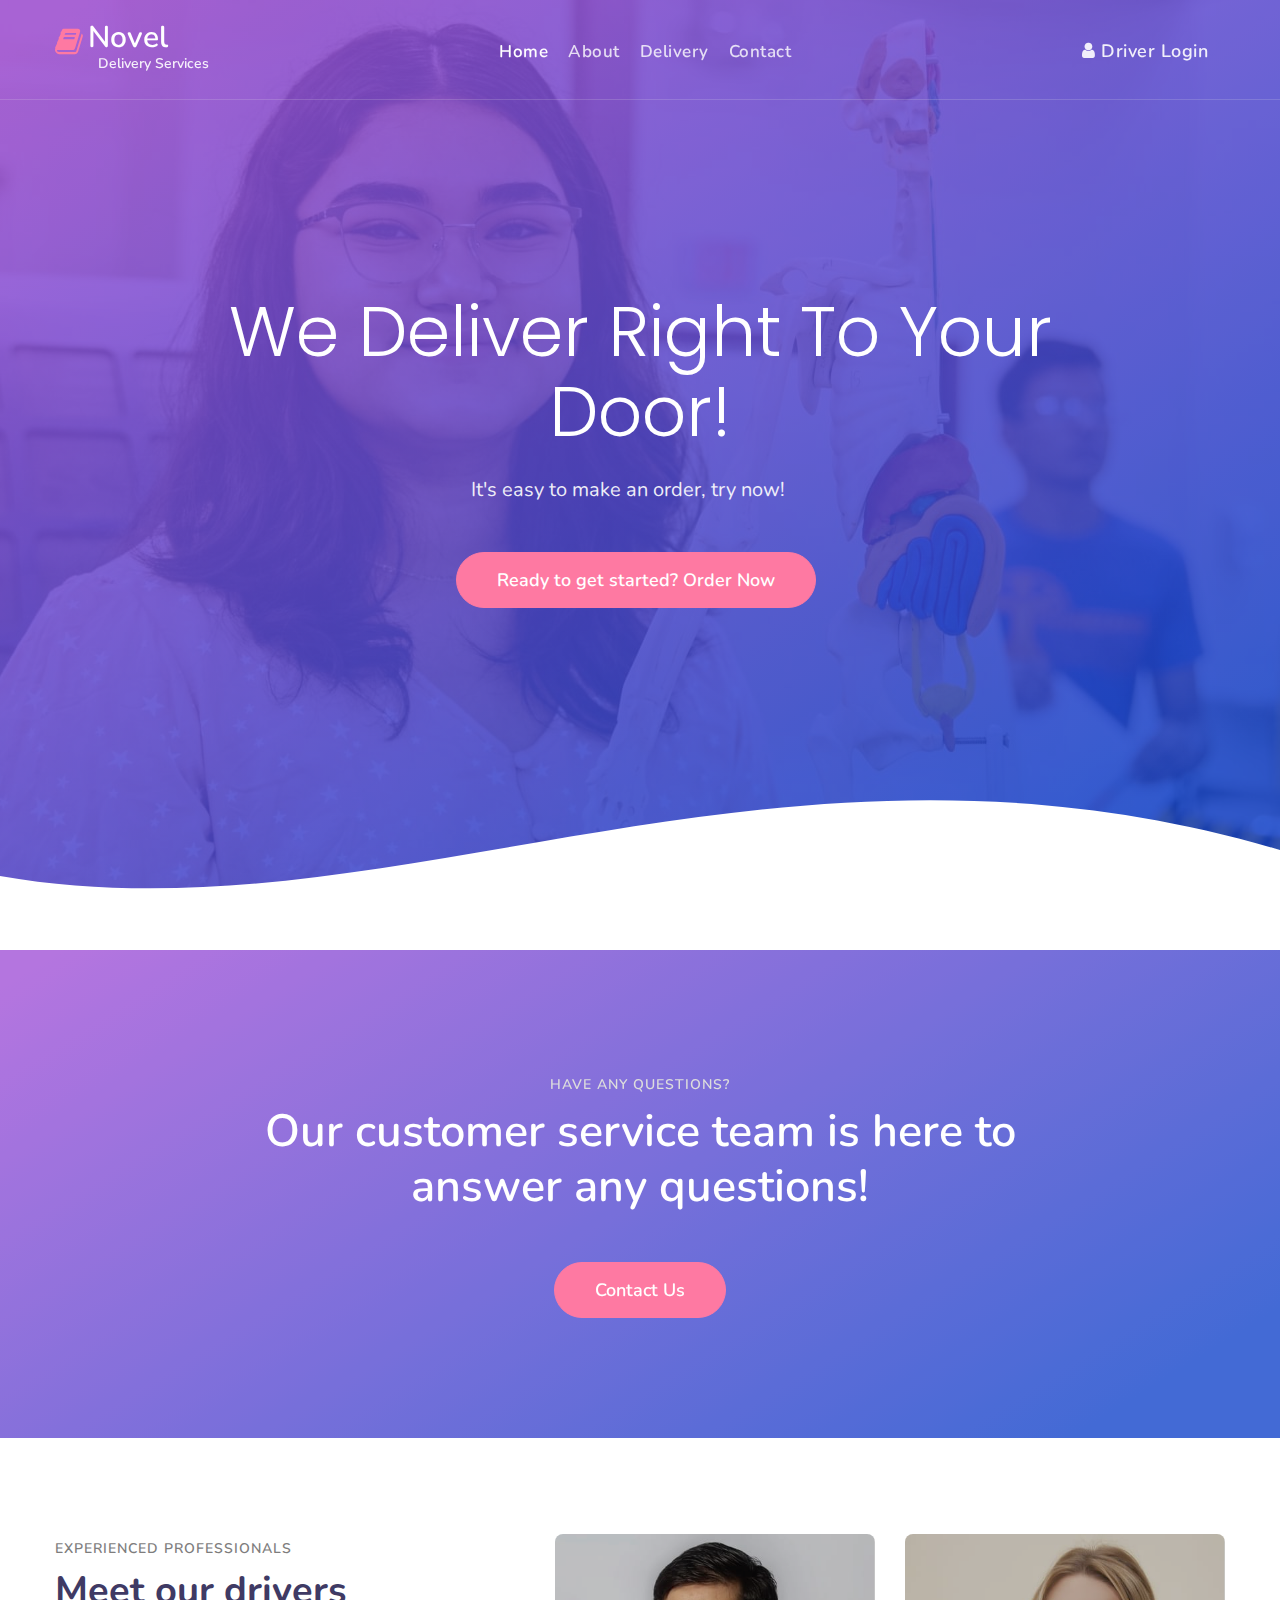
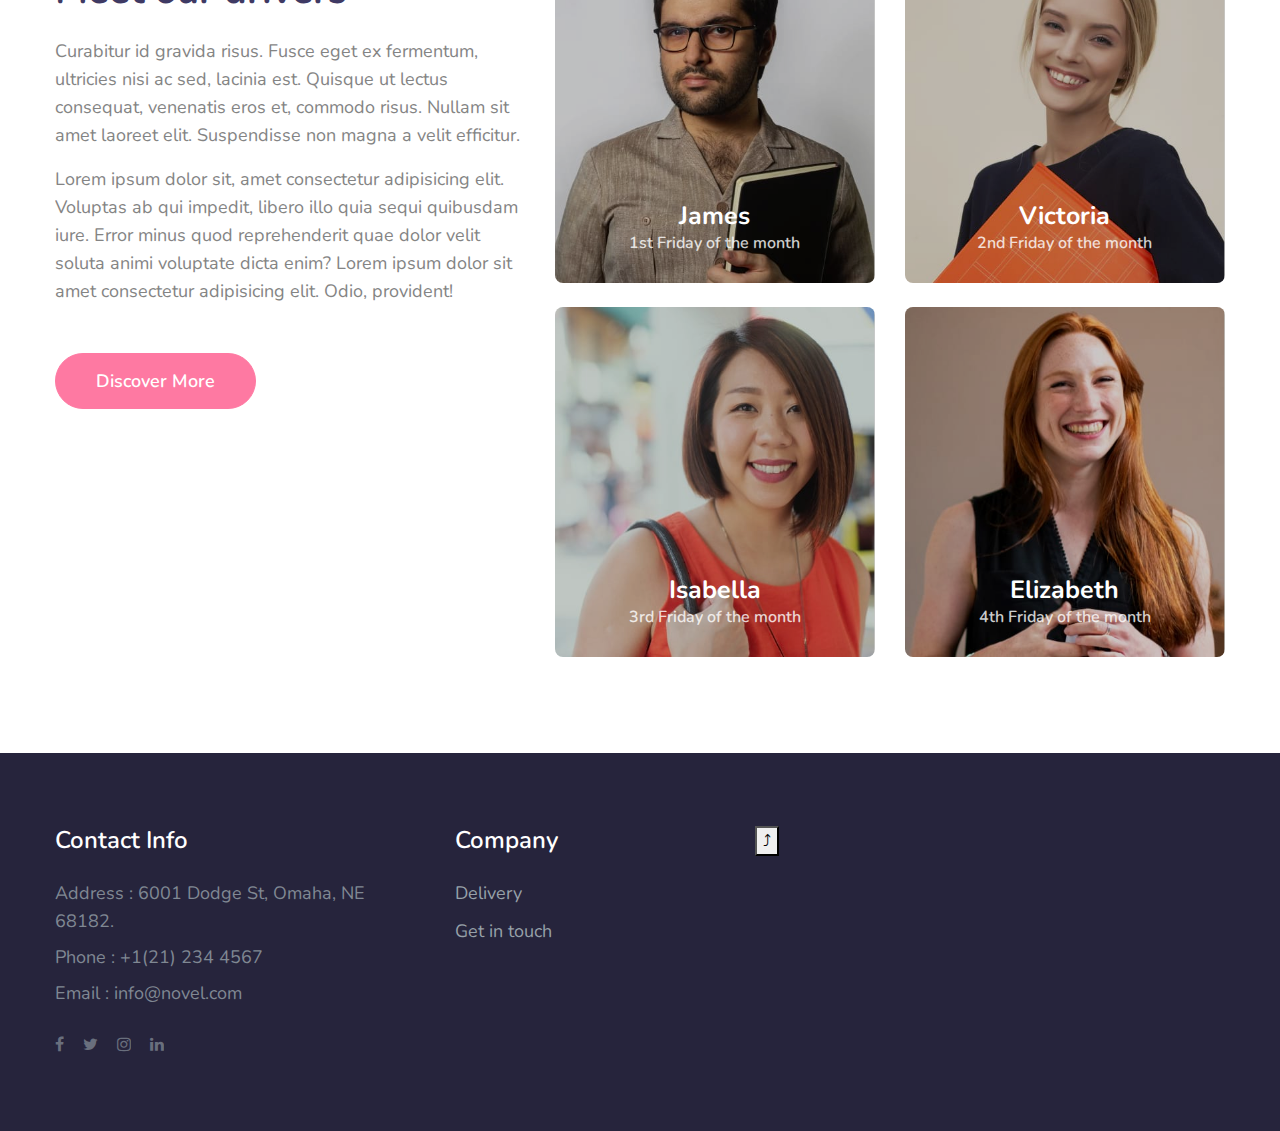
<file: index.html>
<!--
Author: W3layouts
Author URL: http://w3layouts.com
-->
<!doctype html>
<html lang="en">
  <head>
    <!-- Required meta tags -->
    <meta charset="utf-8">
    <meta name="viewport" content="width=device-width, initial-scale=1, shrink-to-fit=no">

    <title>ITIN 2220 Group Project</title>

    <!-- google fonts -->
    <link href="//fonts.googleapis.com/css?family=Nunito:400,700&display=swap" rel="stylesheet">
    <link href="//fonts.googleapis.com/css2?family=Poppins:wght@300;400;600&display=swap" rel="stylesheet">
    
    <!-- Template CSS -->
    <link rel="stylesheet" href="assets/css/style-starter.css">
    
  </head>
    
    
  <body>
<!--header-->
<header id="site-header" class="fixed-top">
  <div class="container">
    <nav class="navbar navbar-expand-lg navbar-dark stroke">
      <h1>
        <a class="navbar-brand" href="index.html">
          <span class="fa fa-book"></span>Novel <span class="logo">Delivery Services </span></a>
      </h1>

      <button class="navbar-toggler  collapsed bg-gradient" type="button" data-toggle="collapse"
        data-target="#navbarTogglerDemo02" aria-controls="navbarTogglerDemo02" aria-expanded="false"
        aria-label="Toggle navigation">
        <span class="navbar-toggler-icon fa icon-expand fa-bars"></span>
        <span class="navbar-toggler-icon fa icon-close fa-times"></span>
        </span>
      </button>

      <div class="collapse navbar-collapse" id="navbarTogglerDemo02">
        <ul class="navbar-nav mx-lg-auto">
          <li class="nav-item active">
            <a class="nav-link" href="index.html">Home <span class="sr-only">(current)</span></a>
          </li>
          <li class="nav-item @@about__active">
            <a class="nav-link" href="about.html">About</a>
          </li>
          <li class="nav-item @@courses__active">
            <a class="nav-link" href="delivery.html">delivery</a>
          </li>
          <li class="nav-item @@contact__active">
            <a class="nav-link" href="contact.html">Contact</a>
          </li>
        </ul>

        </div>
        <div class="top-quote mr-lg-2 text-center">
          <a href="login.html" class="btn login mr-2"><span class="fa fa-user"></span> Driver login</a>
        </div>
      </div>

    </nav>
  </div>
</header>
<!--/header-->
    
<!-- main-slider -->
<section class="w3l-main-slider" id="home">
    <div class="companies20-content">
        <div class="owl-one owl-carousel owl-theme">
           
            <div class="item">
                <li>
                    <div class="slider-info banner-view banner-top3 bg bg2">
                        <div class="banner-info">
                            <div class="container">
                                <div class="banner-info-bg">
                                    <h5>We Deliver Right To Your Door!</h5>
                                    <p class="mt-4 pr-lg-4">It's easy to make an order, try now!</p>
                                    <a class="btn btn-style btn-primary mt-sm-5 mt-4 mr-2" href="delivery.html"> Ready to
                                        get started? Order Now</a>
                                </div>
                            </div>
                        </div>
                    </div>
                </li>
            </div>
        </div>
    </div>

    <div class="waveWrapper waveAnimation">
        <svg viewBox="0 0 500 150" preserveAspectRatio="none">
            <path d="M-5.07,73.52 C149.99,150.00 299.66,-102.13 500.00,49.98 L500.00,150.00 L0.00,150.00 Z" style="stroke: none;"></path>
        </svg>
    </div>
</section>
<!-- /main-slider -->
    

<!-- middle -->
<div class="middle py-5">
    <div class="container py-lg-5 py-md-4 py-2">
        <div class="welcome-left text-center py-lg-4">
            <h5 class="title-small mb-1">Have any questions?</h5>
            <h3 class="title-big">Our customer service team is here to answer any questions!</h3>
           <!-- <a href="#started" class="btn btn-style btn-outline-light mt-sm-5 mt-4 mr-2">Get started now</a> -->
            <a href="contact.html" class="btn btn-style btn-primary mt-sm-5 mt-4">Contact Us</a>
        </div>
    </div>
</div>
<!-- //middle -->
<section class="w3l-team py-5" id="team">
    <div class="call-w3 py-lg-5 py-md-4">
        <div class="container">
            <div class="row main-cont-wthree-2">
                <div class="col-lg-5 feature-grid-left">
                    <h5 class="title-small mb-1">Experienced professionals</h5>
                    <h3 class="title-big mb-4">Meet our drivers</h3>
                    <p class="text-para">Curabitur id gravida risus. Fusce eget ex fermentum, ultricies nisi ac sed,
                        lacinia est.
                        Quisque ut lectus consequat, venenatis eros et, commodo risus. Nullam sit amet laoreet elit.
                        Suspendisse non magna a velit efficitur. </p>
                    <p class="mt-3">Lorem ipsum dolor sit, amet consectetur adipisicing elit. Voluptas ab qui impedit,
                        libero illo
                        quia sequi quibusdam iure. Error minus quod reprehenderit quae dolor velit soluta animi
                        voluptate dicta enim? Lorem ipsum dolor sit amet consectetur adipisicing elit. Odio, provident!
                    </p>
                    <a href="#url" class="btn btn-primary btn-style mt-md-5 mt-4">Discover More</a>
                </div>
                <div class="col-lg-7 feature-grid-right mt-lg-0 mt-5">
                    <div class="row">
                        <div class="col-sm-6">
                            <div class="box16">
                                <a href="#url"><img src="assets/images/team1.jpg" alt="" class="img-fluid radius-image" /></a>
                                <div class="box-content">
                                    <h3 class="title"><a href="#url">James</a></h3>
                                    <span class="post">1st Friday of the month</span>
                                    <ul class="social">
                                        <li>
                                            <a href="#" class="facebook">
                                                <span class="fa fa-facebook-f"></span>
                                            </a>
                                        </li>
                                        <li>
                                            <a href="#" class="twitter">
                                                <span class="fa fa-twitter"></span>
                                            </a>
                                        </li>
                                    </ul>
                                </div>
                            </div>
                        </div>
                        <div class="col-sm-6 mt-sm-0 mt-3">
                            <div class="box16">
                                <a href="#url"><img src="assets/images/team2.jpg" alt="" class="img-fluid radius-image" /></a>
                                <div class="box-content">
                                    <h3 class="title"><a href="#url">Victoria</a></h3>
                                    <span class="post">2nd Friday of the month</span>
                                    <ul class="social">
                                        <li>
                                            <a href="#" class="facebook">
                                                <span class="fa fa-facebook-f"></span>
                                            </a>
                                        </li>
                                        <li>
                                            <a href="#" class="twitter">
                                                <span class="fa fa-twitter"></span>
                                            </a>
                                        </li>
                                    </ul>
                                </div>
                            </div>
                        </div>
                        <div class="col-sm-6 mt-lg-4 mt-3">
                            <div class="box16">
                                <a href="#url"><img src="assets/images/team3.jpg" alt="" class="img-fluid radius-image" /></a>
                                <div class="box-content">
                                    <h3 class="title"><a href="#url">Isabella</a></h3>
                                    <span class="post">3rd Friday of the month</a></span>
                                    <ul class="social">
                                        <li>
                                            <a href="#" class="facebook">
                                                <span class="fa fa-facebook-f"></span>
                                            </a>
                                        </li>
                                        <li>
                                            <a href="#" class="twitter">
                                                <span class="fa fa-twitter"></span>
                                            </a>
                                        </li>
                                    </ul>
                                </div>
                            </div>
                        </div>
                        <div class="col-sm-6 mt-lg-4 mt-3">
                            <div class="box16">
                                <a href="#url"><img src="assets/images/team4.jpg" alt="" class="img-fluid radius-image" /></a>
                                <div class="box-content">
                                    <h3 class="title"><a href="#url">Elizabeth</a></h3>
                                    <span class="post">4th Friday of the month</a></span>
                                    <ul class="social">
                                        <li>
                                            <a href="#" class="facebook">
                                                <span class="fa fa-facebook-f"></span>
                                            </a>
                                        </li>
                                        <li>
                                            <a href="#" class="twitter">
                                                <span class="fa fa-twitter"></span>
                                            </a>
                                        </li>
                                    </ul>
                                </div>
                            </div>
                        </div>
                    </div>
                </div>
            </div>
        </div>
</section>
<!-- remove starting here testimonials -->

<section class="w3l-testimonials" id="clients">
    <!-- /grids -->
  
<!-- footer -->
<section class="w3l-footer-29-main">
  <div class="footer-29 py-5">
    <div class="container py-md-4">
      <div class="row footer-top-29">
        <div class="col-lg-4 col-md-6 col-sm-7 footer-list-29 footer-1 pr-lg-5">
          <h6 class="footer-title-29">Contact Info </h6>
          <p>Address : 6001 Dodge St, Omaha, NE 68182.</p>
          <p class="my-2">Phone : <a href="tel:+1(21) 234 4567">+1(21) 234 4567</a></p>
          <p>Email : <a href="mailto:info@example.com">info@novel.com</a></p>
          <div class="main-social-footer-29 mt-4">
            <a href="#facebook" class="facebook"><span class="fa fa-facebook"></span></a>
            <a href="#twitter" class="twitter"><span class="fa fa-twitter"></span></a>
            <a href="#instagram" class="instagram"><span class="fa fa-instagram"></span></a>
            <a href="#linkedin" class="linkedin"><span class="fa fa-linkedin"></span></a>
          </div>
        </div>
        <div class="col-lg-3 col-md-6 col-sm-5 col-6 footer-list-29 footer-2 mt-sm-0 mt-5">

          <ul>
            <h6 class="footer-title-29">Company</h6>
            <!-- <li><a href="about.html">About company</a></li> 
            <li><a href="#blog"> Latest Blog posts</a></li>
            <li><a href="#driver"> Became a driver </a></li>-->
            <li><a href="delivery.html">Delivery</a></li>
            <li><a href="contact.html">Get in touch</a></li>
          </ul>
        </div>
        <div class="col-lg-2 col-md-6 col-sm-5 col-6 footer-list-29 footer-3 mt-lg-0 mt-5">
          
  <!-- copyright --><!--
  <section class="w3l-copyright text-center">
    <div class="container">
      <p class="copy-footer-29">© 2020 Study Course. All rights reserved. Design by <a href="https://w3layouts.com/"
          target="_blank">
          W3Layouts</a></p>
    </div>
-->
    <!-- move top -->
    <button onclick="topFunction()" id="movetop" title="Go to top">
      &#10548;
    </button>
    <script>
      // When the user scrolls down 20px from the top of the document, show the button
      window.onscroll = function () {
        scrollFunction()
      };

      function scrollFunction() {
        if (document.body.scrollTop > 20 || document.documentElement.scrollTop > 20) {
          document.getElementById("movetop").style.display = "block";
        } else {
          document.getElementById("movetop").style.display = "none";
        }
      }

      // When the user clicks on the button, scroll to the top of the document
      function topFunction() {
        document.body.scrollTop = 0;
        document.documentElement.scrollTop = 0;
      }
    </script>
    <!-- /move top -->
  </section>
  <!-- //copyright -->
</section>
<!-- //footer -->

<!-- Template JavaScript -->
<script src="assets/js/jquery-3.3.1.min.js"></script>

<script src="assets/js/theme-change.js"></script>

<!-- stats number counter-->
<script src="assets/js/jquery.waypoints.min.js"></script>
<script src="assets/js/jquery.countup.js"></script>
<script>
  $('.counter').countUp();
</script>
<!-- //stats number counter -->

<script src="assets/js/owl.carousel.js"></script>
<!-- script for banner slider-->
<script>
  $(document).ready(function () {
    $('.owl-one').owlCarousel({
      loop: true,
      margin: 0,
      nav: false,
      dots: false,
      responsiveClass: true,
      autoplay: true,
      autoplayTimeout: 5000,
      autoplaySpeed: 1000,
      autoplayHoverPause: false,
      responsive: {
        0: {
          items: 1
        },
        480: {
          items: 1
        },
        667: {
          items: 1
        },
        1000: {
          items: 1,
          nav: true
        }
      }
    })
  })
</script>
<!-- //script -->

<!-- script for tesimonials carousel slider -->
<script>
  $(document).ready(function () {
      $("#owl-demo1").owlCarousel({
          loop: true,
          margin: 20,
          nav: false,
          responsiveClass: true,
          responsive: {
              0: {
                  items: 1,
                  nav: false
              },
              768: {
                  items: 2,
                  nav: false
              },
              1000: {
                  items: 3,
                  nav: false,
                  loop: false
              }
          }
      })
  })
</script>
<!-- //script for tesimonials carousel slider -->

<!-- disable body scroll which navbar is in active -->
<script>
  $(function () {
    $('.navbar-toggler').click(function () {
      $('body').toggleClass('noscroll');
    })
  });
</script>
<!-- disable body scroll which navbar is in active -->

<!--/MENU-JS-->
<script>
  $(window).on("scroll", function () {
    var scroll = $(window).scrollTop();

    if (scroll >= 80) {
      $("#site-header").addClass("nav-fixed");
    } else {
      $("#site-header").removeClass("nav-fixed");
    }
  });

  //Main navigation Active Class Add Remove
  $(".navbar-toggler").on("click", function () {
    $("header").toggleClass("active");
  });
  $(document).on("ready", function () {
    if ($(window).width() > 991) {
      $("header").removeClass("active");
    }
    $(window).on("resize", function () {
      if ($(window).width() > 991) {
        $("header").removeClass("active");
      }
    });
  });
</script>
<!--//MENU-JS-->

<script src="assets/js/bootstrap.min.js"></script>


</body>

</html>
</file>
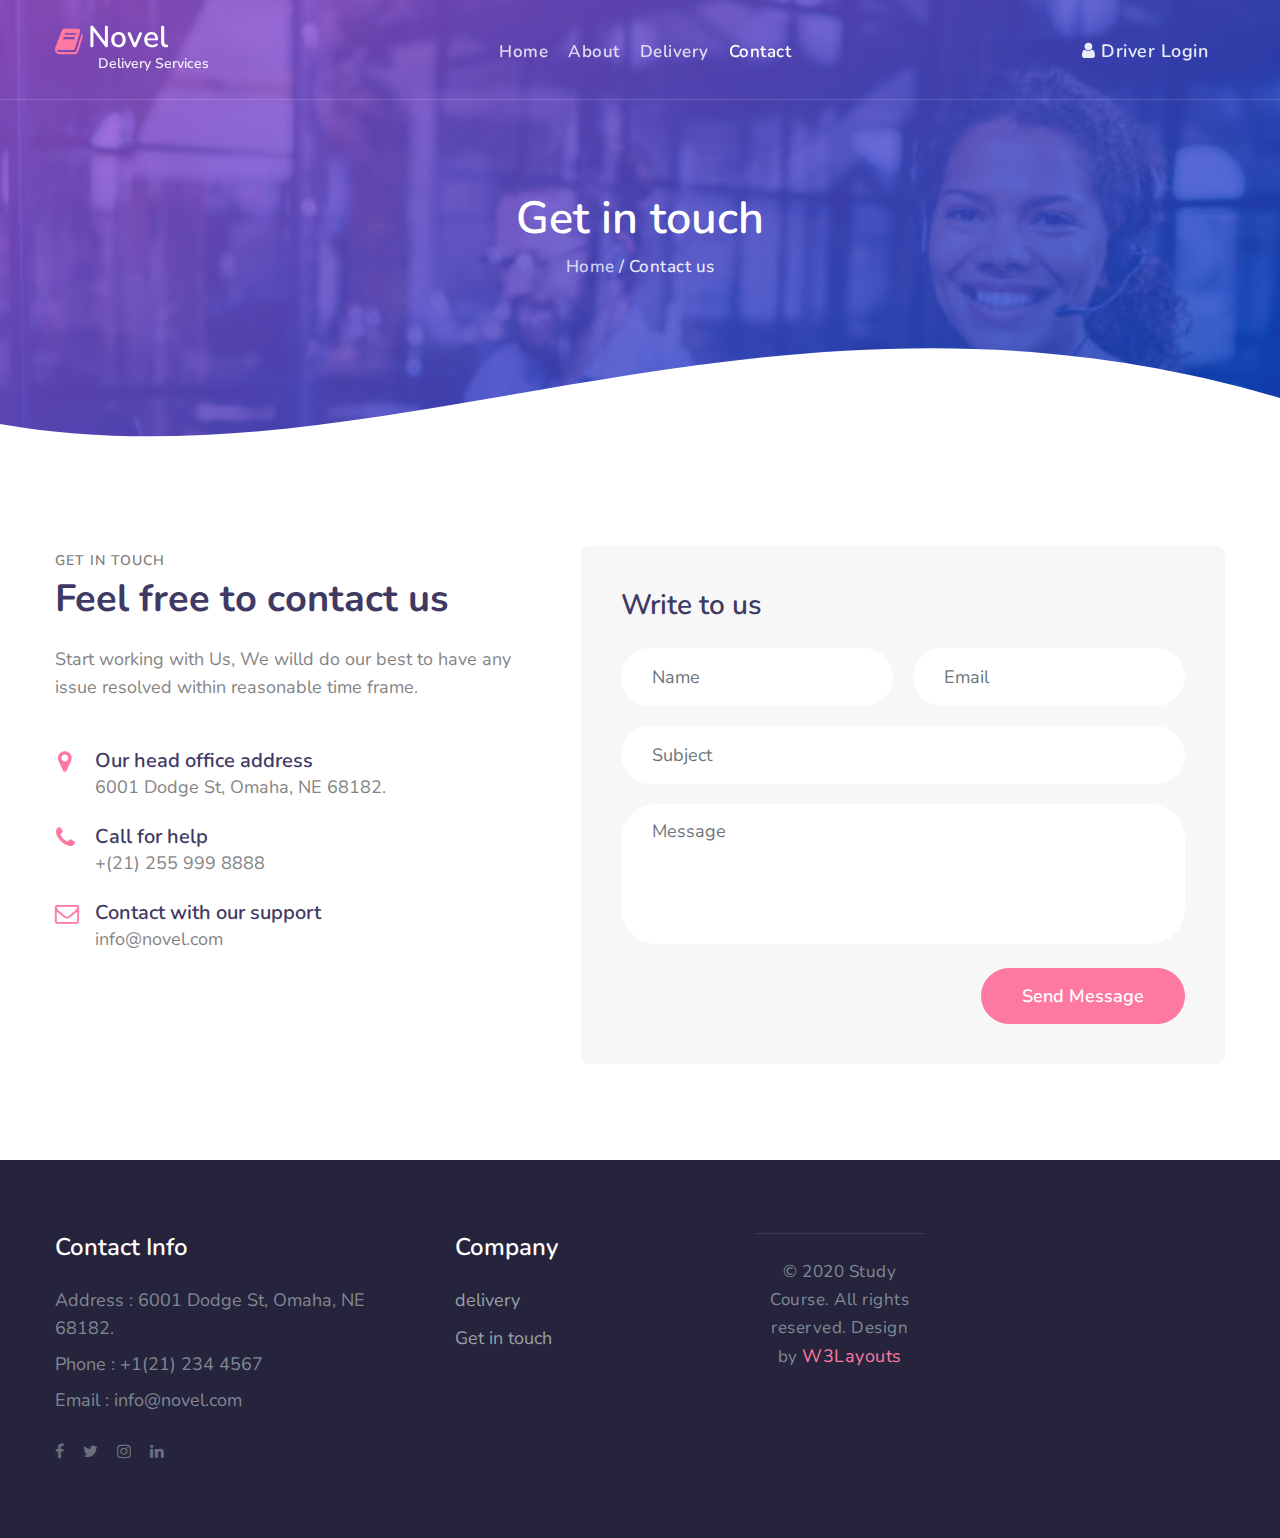
<file: contact.html>
<!doctype html>
<html lang="en">
  <head>
    <!-- Required meta tags -->
    <meta charset="utf-8">
    <meta name="viewport" content="width=device-width, initial-scale=1, shrink-to-fit=no">

    <title>ITIN 2220 Group Project</title>

    <!-- google fonts -->
    <link href="//fonts.googleapis.com/css?family=Nunito:400,700&display=swap" rel="stylesheet">
    <link href="//fonts.googleapis.com/css2?family=Poppins:wght@300;400;600&display=swap" rel="stylesheet">
    
    <!-- Template CSS -->
    <link rel="stylesheet" href="assets/css/style-starter.css">
    
  </head>
    
    
  <body>
<!--header-->
<header id="site-header" class="fixed-top">
  <div class="container">
    <nav class="navbar navbar-expand-lg navbar-dark stroke">
      <h1>
        <a class="navbar-brand" href="index.html">
          <span class="fa fa-book"></span>Novel <span class="logo">Delivery Services </span></a>
      </h1>

      <button class="navbar-toggler  collapsed bg-gradient" type="button" data-toggle="collapse"
        data-target="#navbarTogglerDemo02" aria-controls="navbarTogglerDemo02" aria-expanded="false"
        aria-label="Toggle navigation">
        <span class="navbar-toggler-icon fa icon-expand fa-bars"></span>
        <span class="navbar-toggler-icon fa icon-close fa-times"></span>
        </span>
      </button>

      <div class="collapse navbar-collapse" id="navbarTogglerDemo02">
        <ul class="navbar-nav mx-lg-auto">
          <li class="nav-item @@courses__active">
            <a class="nav-link" href="index.html">Home <span class="sr-only">(current)</span></a>
          </li>
          <li class="nav-item @@about__active">
            <a class="nav-link" href="about.html">About</a>
          </li>
          <li class="nav-item @@courses__active">
            <a class="nav-link" href="delivery.html">delivery</a>
          </li>
          <li class="nav-item active">
            <a class="nav-link" href="contact.html">Contact</a>
          </li>
        </ul>

        </div>
        <div class="top-quote mr-lg-2 text-center">
          <a href="login.html" class="btn login mr-2"><span class="fa fa-user"></span> Driver login</a>
        </div>
      </div>

    </nav>
  </div>
</header>
<!--/header-->
<!-- about breadcrumb -->
<section class="w3l-breadcrumb">
    <div class="breadcrumb-bg breadcrumb-bg-about py-5" id="banner-bg-contact">
        <div class="container pt-lg-5 pt-3 p-lg-4 pb-3">
            <h2 class="title mt-5 pt-lg-5 pt-sm-3">Get in touch</h2>
            <ul class="breadcrumbs-custom-path pb-sm-5 pb-4 mt-2 text-center mb-md-5">
                <li><a href="index.html">Home</a></li>
                <li class="active"> / Contact us </li>
            </ul>
        </div>
    </div>
    <div class="waveWrapper waveAnimation">
        <svg viewBox="0 0 500 150" preserveAspectRatio="none">
            <path d="M-5.07,73.52 C149.99,150.00 299.66,-102.13 500.00,49.98 L500.00,150.00 L0.00,150.00 Z" style="stroke: none;"></path>
        </svg>
    </div>
</section>
<!-- //about breadcrumb -->
<!-- contact block -->
<!-- contact1 -->
<section class="w3l-contact-1 pb-5" id="contact">
    <div class="contacts-9 py-lg-5 py-md-4">
        <div class="container">
            <div class="d-grid contact-view">
                <div class="cont-details">
                    <h4 class="title-small">Get in touch</h4>
                    <h3 class="title-big mb-4">Feel free to contact us</h3>
                    <p class="mb-sm-5 mb-4">Start working with Us, We willd do our best to have any issue resolved within reasonable time frame.</p>

                    <div class="cont-top">
                        <div class="cont-left text-center">
                            <span class="fa fa-map-marker text-primary"></span>
                        </div>
                        <div class="cont-right">
                            <h6>Our head office address</h6>
                            <p class="pr-lg-5"> 6001 Dodge St, Omaha, NE 68182.</p>
                        </div>
                    </div>
                    <div class="cont-top margin-up">
                        <div class="cont-left text-center">
                            <span class="fa fa-phone text-primary"></span>
                        </div>
                        <div class="cont-right">
                            <h6>Call for help </h6>
                            <p><a href="tel:+(21) 255 999 8888">+(21) 255 999 8888</a></p>
                        </div>
                    </div>
                    <div class="cont-top margin-up">
                        <div class="cont-left text-center">
                            <span class="fa fa-envelope-o text-primary"></span>
                        </div>
                        <div class="cont-right">
                            <h6>Contact with our support</h6>
                            <p><a href="mailto:coursing@mail.com" class="mail">info@novel.com</a></p>
                        </div>
                    </div>
                </div>
               <div class="map-content-9">
                    <h5 class="mb-sm-4 mb-3">Write to us</h5>
                    <form action="https://sendmail.w3layouts.com/submitForm" method="post">
                        <div class="twice-two">
                            <input type="text" class="form-control" name="w3lName" id="w3lName" placeholder="Name"
                                required="">
                            <input type="email" class="form-control" name="w3lSender" id="w3lSender" placeholder="Email"
                                required="">
                        </div>
                        <div class="twice">
                            <input type="text" class="form-control" name="w3lSubject" id="w3lSubject"
                                placeholder="Subject" required="">
                        </div>
                        <textarea name="w3lMessage" class="form-control" id="w3lMessage" placeholder="Message"
                            required=""></textarea>
                        <div class="text-right">
                            <button type="submit" class="btn btn-primary btn-style mt-4">Send Message</button>
                        </div>
                    </form>
                </div>
            </div>
        </div>
    </div>
</section>

<!-- footer -->
<section class="w3l-footer-29-main">
  <div class="footer-29 py-5">
    <div class="container py-md-4">
      <div class="row footer-top-29">
        <div class="col-lg-4 col-md-6 col-sm-7 footer-list-29 footer-1 pr-lg-5">
          <h6 class="footer-title-29">Contact Info </h6>
          <p>Address : 6001 Dodge St, Omaha, NE 68182.</p>
          <p class="my-2">Phone : <a href="tel:+1(21) 234 4567">+1(21) 234 4567</a></p>
          <p>Email : <a href="mailto:info@example.com">info@novel.com</a></p>
          <div class="main-social-footer-29 mt-4">
            <a href="#facebook" class="facebook"><span class="fa fa-facebook"></span></a>
            <a href="#twitter" class="twitter"><span class="fa fa-twitter"></span></a>
            <a href="#instagram" class="instagram"><span class="fa fa-instagram"></span></a>
            <a href="#linkedin" class="linkedin"><span class="fa fa-linkedin"></span></a>
          </div>
        </div>
        <div class="col-lg-3 col-md-6 col-sm-5 col-6 footer-list-29 footer-2 mt-sm-0 mt-5">

          <ul>
            <h6 class="footer-title-29">Company</h6>
            <!-- <li><a href="about.html">About company</a></li> 
            <li><a href="#blog"> Latest Blog posts</a></li>
            <li><a href="#driver"> Became a driver </a></li>-->
            <li><a href="delivery.html">delivery</a></li>
            <li><a href="contact.html">Get in touch</a></li>
          </ul>
        </div>
        <div class="col-lg-2 col-md-6 col-sm-5 col-6 footer-list-29 footer-3 mt-lg-0 mt-5">
          
  <!-- copyright -->
  <section class="w3l-copyright text-center">
    <div class="container">
      <p class="copy-footer-29">© 2020 Study Course. All rights reserved. Design by <a href="https://w3layouts.com/"
          target="_blank">
          W3Layouts</a></p>
    </div>

    <!-- move top -->
    <button onclick="topFunction()" id="movetop" title="Go to top">
      &#10548;
    </button>
    <script>
      // When the user scrolls down 20px from the top of the document, show the button
      window.onscroll = function () {
        scrollFunction()
      };

      function scrollFunction() {
        if (document.body.scrollTop > 20 || document.documentElement.scrollTop > 20) {
          document.getElementById("movetop").style.display = "block";
        } else {
          document.getElementById("movetop").style.display = "none";
        }
      }

      // When the user clicks on the button, scroll to the top of the document
      function topFunction() {
        document.body.scrollTop = 0;
        document.documentElement.scrollTop = 0;
      }
    </script>
    <!-- /move top -->
  </section>
  <!-- //copyright -->
</section>
<!-- //footer -->

<!-- Template JavaScript -->
<script src="assets/js/jquery-3.3.1.min.js"></script>

<script src="assets/js/theme-change.js"></script>

<!-- stats number counter-->
<script src="assets/js/jquery.waypoints.min.js"></script>
<script src="assets/js/jquery.countup.js"></script>
<script>
  $('.counter').countUp();
</script>
<!-- //stats number counter -->

<script src="assets/js/owl.carousel.js"></script>
<!-- script for banner slider-->
<script>
  $(document).ready(function () {
    $('.owl-one').owlCarousel({
      loop: true,
      margin: 0,
      nav: false,
      dots: false,
      responsiveClass: true,
      autoplay: true,
      autoplayTimeout: 5000,
      autoplaySpeed: 1000,
      autoplayHoverPause: false,
      responsive: {
        0: {
          items: 1
        },
        480: {
          items: 1
        },
        667: {
          items: 1
        },
        1000: {
          items: 1,
          nav: true
        }
      }
    })
  })
</script>
<!-- //script -->

<!-- script for tesimonials carousel slider -->
<script>
  $(document).ready(function () {
      $("#owl-demo1").owlCarousel({
          loop: true,
          margin: 20,
          nav: false,
          responsiveClass: true,
          responsive: {
              0: {
                  items: 1,
                  nav: false
              },
              768: {
                  items: 2,
                  nav: false
              },
              1000: {
                  items: 3,
                  nav: false,
                  loop: false
              }
          }
      })
  })
</script>
<!-- //script for tesimonials carousel slider -->

<!-- disable body scroll which navbar is in active -->
<script>
  $(function () {
    $('.navbar-toggler').click(function () {
      $('body').toggleClass('noscroll');
    })
  });
</script>
<!-- disable body scroll which navbar is in active -->

<!--/MENU-JS-->
<script>
  $(window).on("scroll", function () {
    var scroll = $(window).scrollTop();

    if (scroll >= 80) {
      $("#site-header").addClass("nav-fixed");
    } else {
      $("#site-header").removeClass("nav-fixed");
    }
  });

  //Main navigation Active Class Add Remove
  $(".navbar-toggler").on("click", function () {
    $("header").toggleClass("active");
  });
  $(document).on("ready", function () {
    if ($(window).width() > 991) {
      $("header").removeClass("active");
    }
    $(window).on("resize", function () {
      if ($(window).width() > 991) {
        $("header").removeClass("active");
      }
    });
  });
</script>
<!--//MENU-JS-->

<script src="assets/js/bootstrap.min.js"></script>


</body>

</html>
</file>
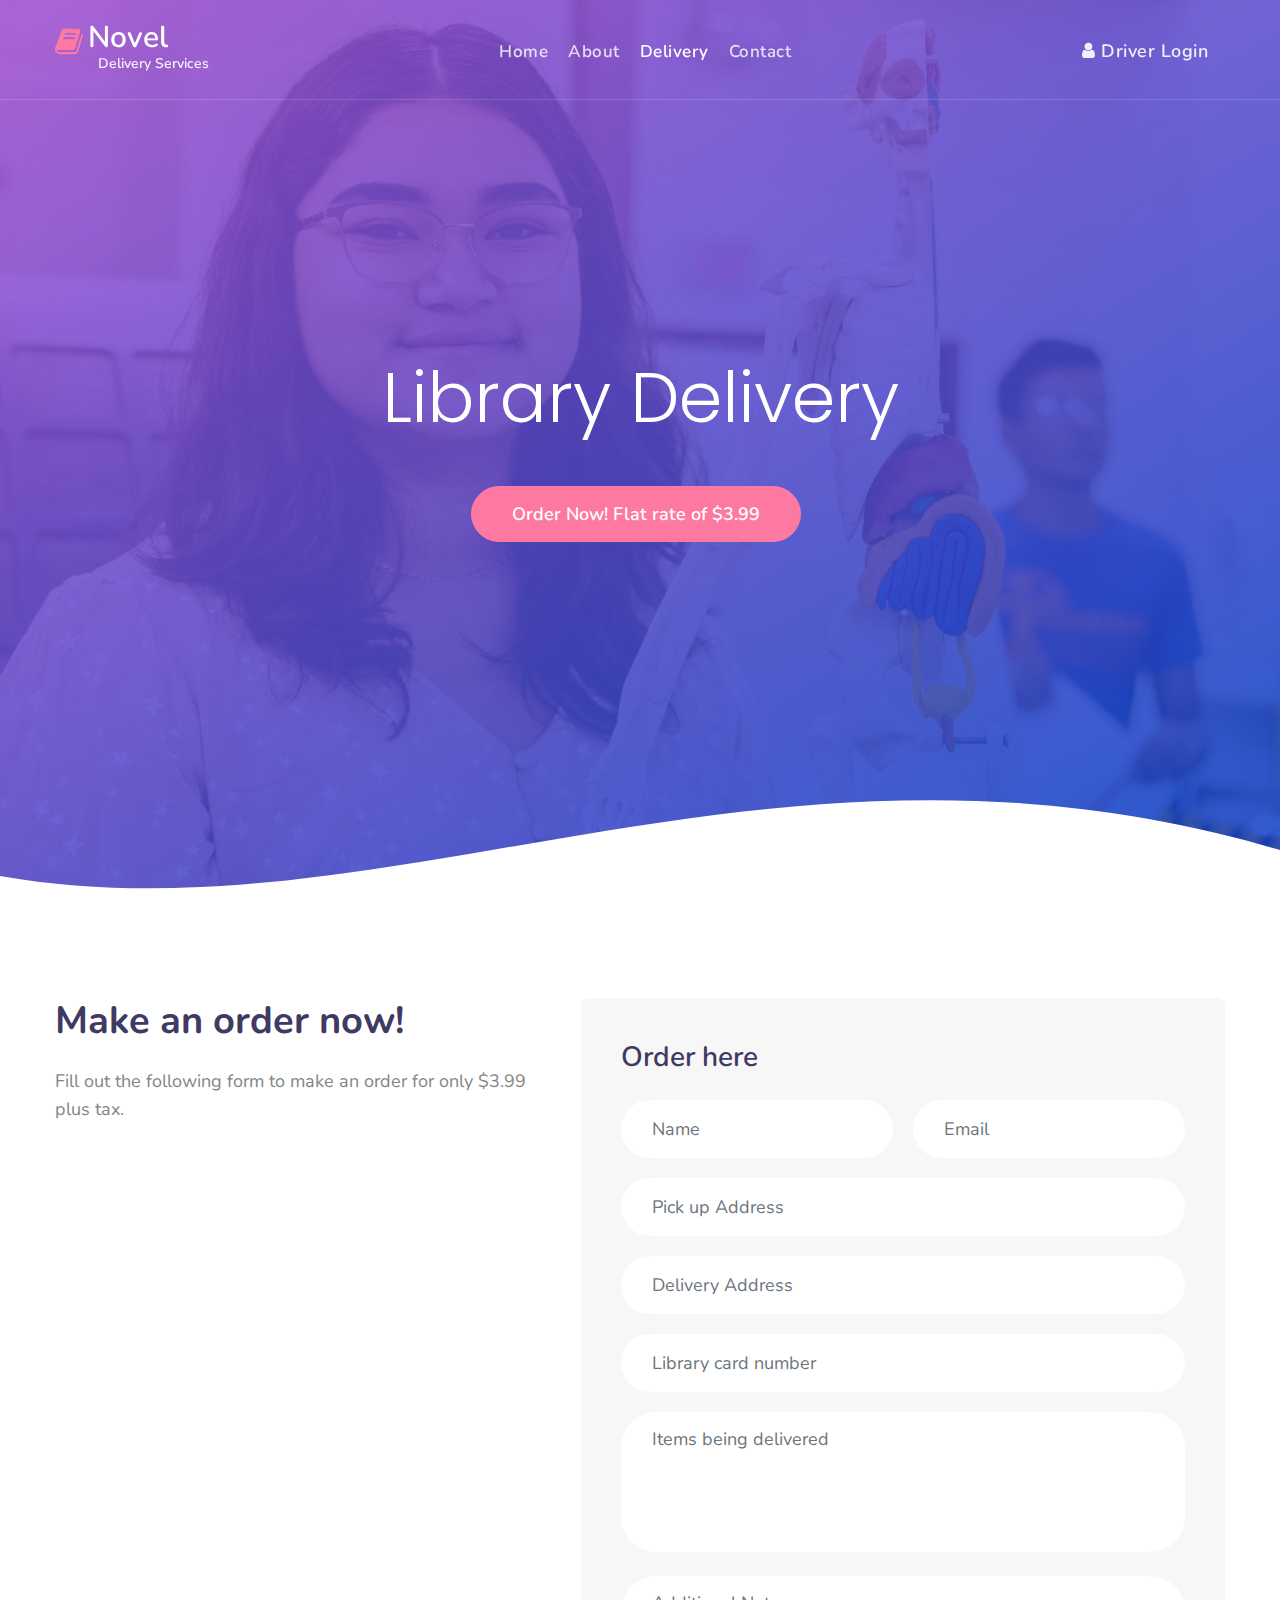
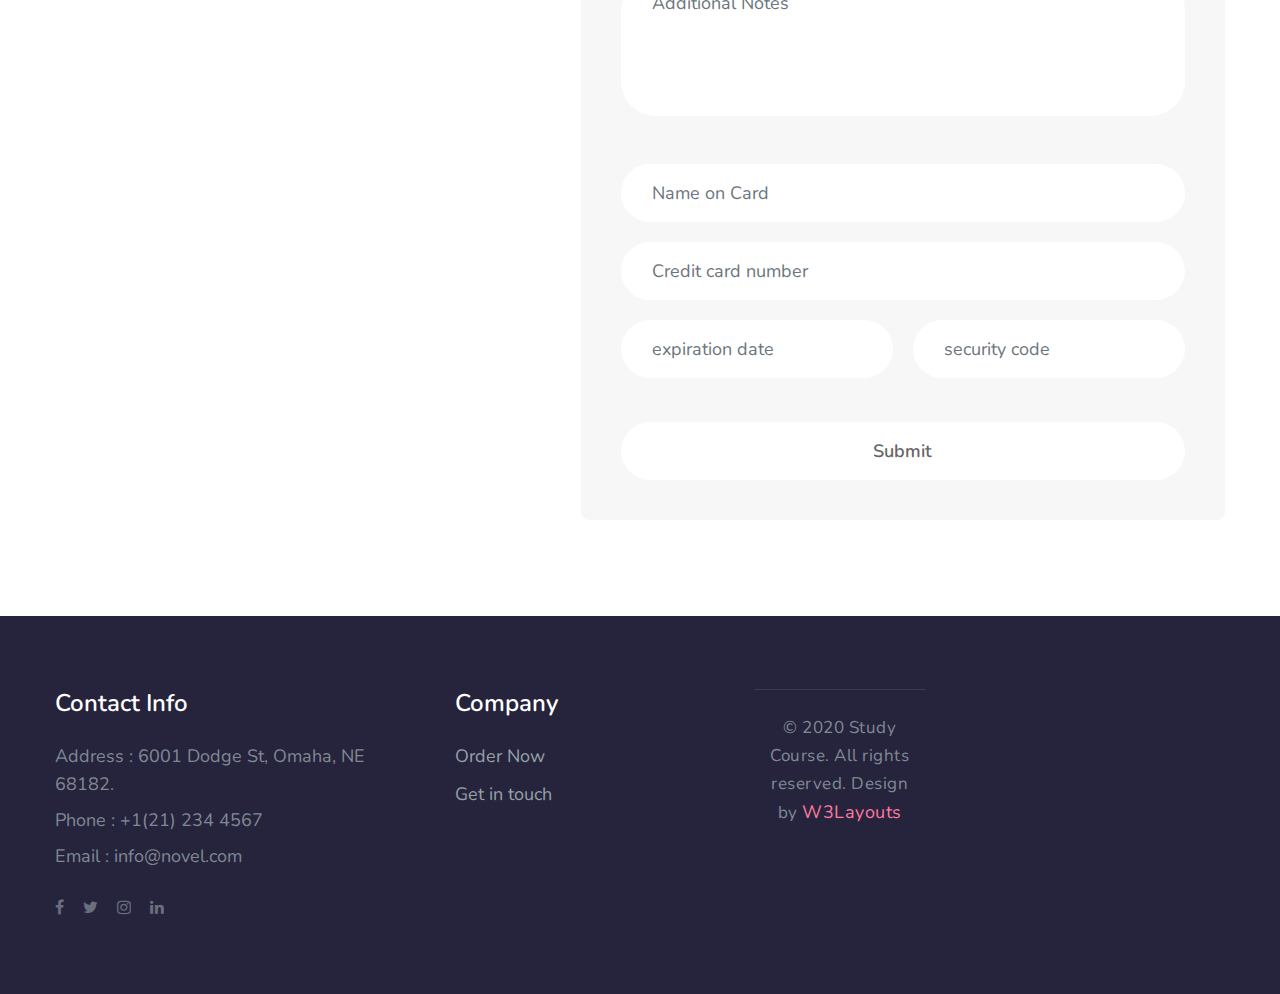
<file: delivery.html>
<!doctype html>
<html lang="en">
  <head>
    <!-- Required meta tags -->
    <meta charset="utf-8">
    <meta name="viewport" content="width=device-width, initial-scale=1, shrink-to-fit=no">

    <title>ITIN 2220 Group Project</title>

    <!-- google fonts -->
    <link href="//fonts.googleapis.com/css?family=Nunito:400,700&display=swap" rel="stylesheet">
    <link href="//fonts.googleapis.com/css2?family=Poppins:wght@300;400;600&display=swap" rel="stylesheet">
    
    <!-- Template CSS -->
    <link rel="stylesheet" href="assets/css/style-starter.css">
    
  </head>
  <body>
<!--header-->
<header id="site-header" class="fixed-top">
  <div class="container">
    <nav class="navbar navbar-expand-lg navbar-dark stroke">
      <h1>
        <a class="navbar-brand" href="index.html">
          <span class="fa fa-book"></span>Novel <span class="logo">Delivery Services </span></a>
      </h1>

      <button class="navbar-toggler  collapsed bg-gradient" type="button" data-toggle="collapse"
        data-target="#navbarTogglerDemo02" aria-controls="navbarTogglerDemo02" aria-expanded="false"
        aria-label="Toggle navigation">
        <span class="navbar-toggler-icon fa icon-expand fa-bars"></span>
        <span class="navbar-toggler-icon fa icon-close fa-times"></span>
        </span>
      </button>

      <div class="collapse navbar-collapse" id="navbarTogglerDemo02">
        <ul class="navbar-nav mx-lg-auto">
          <li class="nav-item @@courses__active">
            <a class="nav-link" href="index.html">Home <span class="sr-only">(current)</span></a>
          </li>
          <li class="nav-item @@courses__active">
            <a class="nav-link" href="about.html">About</a>
          </li>
          <li class="nav-item active">
            <a class="nav-link" href="delivery.html">Delivery</a>
          </li>
          <li class="nav-item @@about__active">
            <a class="nav-link" href="contact.html">Contact</a>
          </li>
        </ul>

        </div>
        <div class="top-quote mr-lg-2 text-center">
          <a href="login.html" class="btn login mr-2"><span class="fa fa-user"></span> Driver login</a>
        </div>
      </div>

    </nav>
  </div>
</header>
<!--/header-->
<section class="w3l-main-slider" id="home">
    <div class="companies20-content" id="banner-bg-deli.jpg">
        <div class="owl-one owl-carousel owl-theme">
           
            <div class="item">
                <li>
                    <div class="slider-info banner-view banner-top3 bg bg2">
                        <div class="banner-info">
                            <div class="container">
                                <div class="banner-info-bg">
                                    <h5>Library Delivery </h5>
                                    <a id="peanut" class="btn btn-style btn-primary mt-sm-5 mt-4 mr-2" href="pricing.html"> Order Now! Flat rate of $3.99</a>
                                </div>
                            </div>
                        </div>
                    </div>
                </li>
            </div>
        </div>
    </div>

    <div class="waveWrapper waveAnimation">
        <svg viewBox="0 0 500 150" preserveAspectRatio="none">
            <path d="M-5.07,73.52 C149.99,150.00 299.66,-102.13 500.00,49.98 L500.00,150.00 L0.00,150.00 Z" style="stroke: none;"></path>
        </svg>
    </div>
</section>
<!-- //about breadcrumb -->
<!-- contact block -->
<!-- contact1 -->
<section class="w3l-contact-1 pb-5" id="contact">
    <div class="contacts-9 py-lg-5 py-md-4">
        <div class="container">
            <div class="d-grid contact-view">
            
                <div class="cont-details">
                    <h3 class="title-big mb-4">Make an order now!</h3>
                    <p class="mb-sm-5 mb-4">Fill out the following form to make an order for only $3.99 plus tax. </p>
<!--
                    <div class="cont-top">
                        <div class="cont-left text-center">
                            <span class="fa fa-map-marker text-primary"></span>
                        </div>
                        <div class="cont-right">
                            <h6>Our head office address</h6>
                            <p class="pr-lg-5"> 6001 Dodge St, Omaha, NE 68182.</p>
                        </div>
                    </div>
                    <div class="cont-top margin-up">
                        <div class="cont-left text-center">
                            <span class="fa fa-phone text-primary"></span>
                        </div>
                        <div class="cont-right">
                            <h6>Call for help </h6>
                            <p><a href="tel:+(21) 255 999 8888">+(21) 255 999 8888</a></p>
                        </div>
                    </div>
                    <div class="cont-top margin-up">
                        <div class="cont-left text-center">
                            <span class="fa fa-envelope-o text-primary"></span>
                        </div>
                        <div class="cont-right">
                            <h6>Contact with our support</h6>
                            <p><a href="mailto:coursing@mail.com" class="mail">info@novel.com</a></p>
                        </div>
                    </div>
                </div>
                -->
               
            </div>
            <div class="map-content-9" href="#peanut">
                    <h5 class="mb-sm-4 mb-3">Order here</h5>
                    <form action="ordered.html">
                        <div class="twice-two">
                            <input type="text" class="form-control" name="w3lName" id="w3lName" placeholder="Name"
                                required="">
                            <input type="email" class="form-control" name="w3lSender" id="w3lSender" placeholder="Email"
                                required="">
                        </div>
                        <div class="twice">
                            <input type="text" class="form-control" name="w3lSubject" id="w3lSubject"
                                placeholder="Pick up Address" required="">
                        </div>
                        <div class="twice">
                            <input type="text" class="form-control" name="w3lSubject" id="w3lSubject"
                                placeholder="Delivery Address" required="">
                        </div>
                        <div class="twice">
                            <input type="text" class="form-control" name="w3lSubject" id="w3lSubject"
                                placeholder="Library card number" required="">
                        </div>
                        <textarea name="w3lMessage" class="form-control" id="w3lMessage" placeholder="Items being delivered"
                            required=""></textarea>
                        <br>
                        <textarea name="w3lMessage" class="form-control" id="w3lMessage" placeholder="Additional Notes"
                            required=""></textarea>
                        <br>
                        <br>
                        <div class="twice">
                            <input type="text" class="form-control" name="w3lSubject" id="w3lSubject"
                                placeholder="Name on Card" required="">
                        </div>
                        <div class="twice">
                            <input type="text" class="form-control" name="w3lSubject" id="w3lSubject"
                                placeholder="Credit card number" required="">
                        </div>
                        <div class="twice-two">
                            <input type="text" class="form-control" name="w3lName" id="w3lName" placeholder="expiration date"
                                required="">
                            <input type="email" class="form-control" name="w3lSender" id="w3lSender" placeholder="security code"
                                required="">
                        </div>
                        <div class="text-right">
                            <input  type="submit" class="btn btn-primary btn-style mt-4"></input>
                        </div>
                    </form>
                </div>
        </div>
    </div>
</section>


<script src="assets/js/bootstrap.min.js"></script>
<!-- footer -->
<section class="w3l-footer-29-main">
  <div class="footer-29 py-5">
    <div class="container py-md-4">
      <div class="row footer-top-29">
        <div class="col-lg-4 col-md-6 col-sm-7 footer-list-29 footer-1 pr-lg-5">
          <h6 class="footer-title-29">Contact Info </h6>
          <p>Address : 6001 Dodge St, Omaha, NE 68182.</p>
          <p class="my-2">Phone : <a href="tel:+1(21) 234 4567">+1(21) 234 4567</a></p>
          <p>Email : <a href="mailto:info@example.com">info@novel.com</a></p>
          <div class="main-social-footer-29 mt-4">
            <a href="#facebook" class="facebook"><span class="fa fa-facebook"></span></a>
            <a href="#twitter" class="twitter"><span class="fa fa-twitter"></span></a>
            <a href="#instagram" class="instagram"><span class="fa fa-instagram"></span></a>
            <a href="#linkedin" class="linkedin"><span class="fa fa-linkedin"></span></a>
          </div>
        </div>
        <div class="col-lg-3 col-md-6 col-sm-5 col-6 footer-list-29 footer-2 mt-sm-0 mt-5">

          <ul>
            <h6 class="footer-title-29">Company</h6>
            <!-- <li><a href="about.html">About company</a></li> 
            <li><a href="#blog"> Latest Blog posts</a></li>
            <li><a href="#driver"> Became a driver </a></li>-->
            <li><a href="delivery.html">Order Now</a></li>
            <li><a href="contact.html">Get in touch</a></li>
          </ul>
        </div>
        <div class="col-lg-2 col-md-6 col-sm-5 col-6 footer-list-29 footer-3 mt-lg-0 mt-5">
          
  <!-- copyright -->
  <section class="w3l-copyright text-center">
    <div class="container">
      <p class="copy-footer-29">© 2020 Study Course. All rights reserved. Design by <a href="https://w3layouts.com/"
          target="_blank">
          W3Layouts</a></p>
    </div>

    <!-- move top -->
    <button onclick="topFunction()" id="movetop" title="Go to top">
      &#10548;
    </button>
    <script>
      // When the user scrolls down 20px from the top of the document, show the button
      window.onscroll = function () {
        scrollFunction()
      };

      function scrollFunction() {
        if (document.body.scrollTop > 20 || document.documentElement.scrollTop > 20) {
          document.getElementById("movetop").style.display = "block";
        } else {
          document.getElementById("movetop").style.display = "none";
        }
      }

      // When the user clicks on the button, scroll to the top of the document
      function topFunction() {
        document.body.scrollTop = 0;
        document.documentElement.scrollTop = 0;
      }
    </script>
    <!-- /move top -->
  </section>
  <!-- //copyright -->
</section>
<!-- //footer -->

<!-- Template JavaScript -->
<script src="assets/js/jquery-3.3.1.min.js"></script>

<script src="assets/js/theme-change.js"></script>

<!-- stats number counter-->
<script src="assets/js/jquery.waypoints.min.js"></script>
<script src="assets/js/jquery.countup.js"></script>
<script>
  $('.counter').countUp();
</script>
<!-- //stats number counter -->

<script src="assets/js/owl.carousel.js"></script>
<!-- script for banner slider-->
<script>
  $(document).ready(function () {
    $('.owl-one').owlCarousel({
      loop: true,
      margin: 0,
      nav: false,
      dots: false,
      responsiveClass: true,
      autoplay: true,
      autoplayTimeout: 5000,
      autoplaySpeed: 1000,
      autoplayHoverPause: false,
      responsive: {
        0: {
          items: 1
        },
        480: {
          items: 1
        },
        667: {
          items: 1
        },
        1000: {
          items: 1,
          nav: true
        }
      }
    })
  })
</script>
<!-- //script -->

<!-- script for tesimonials carousel slider -->
<script>
  $(document).ready(function () {
      $("#owl-demo1").owlCarousel({
          loop: true,
          margin: 20,
          nav: false,
          responsiveClass: true,
          responsive: {
              0: {
                  items: 1,
                  nav: false
              },
              768: {
                  items: 2,
                  nav: false
              },
              1000: {
                  items: 3,
                  nav: false,
                  loop: false
              }
          }
      })
  })
</script>
<!-- //script for tesimonials carousel slider -->

<!-- disable body scroll which navbar is in active -->
<script>
  $(function () {
    $('.navbar-toggler').click(function () {
      $('body').toggleClass('noscroll');
    })
  });
</script>
<!-- disable body scroll which navbar is in active -->

<!--/MENU-JS-->
<script>
  $(window).on("scroll", function () {
    var scroll = $(window).scrollTop();

    if (scroll >= 80) {
      $("#site-header").addClass("nav-fixed");
    } else {
      $("#site-header").removeClass("nav-fixed");
    }
  });

  //Main navigation Active Class Add Remove
  $(".navbar-toggler").on("click", function () {
    $("header").toggleClass("active");
  });
  $(document).on("ready", function () {
    if ($(window).width() > 991) {
      $("header").removeClass("active");
    }
    $(window).on("resize", function () {
      if ($(window).width() > 991) {
        $("header").removeClass("active");
      }
    });
  });
</script>
<!--//MENU-JS-->

<script src="assets/js/bootstrap.min.js"></script>


</body>

</html>
</file>
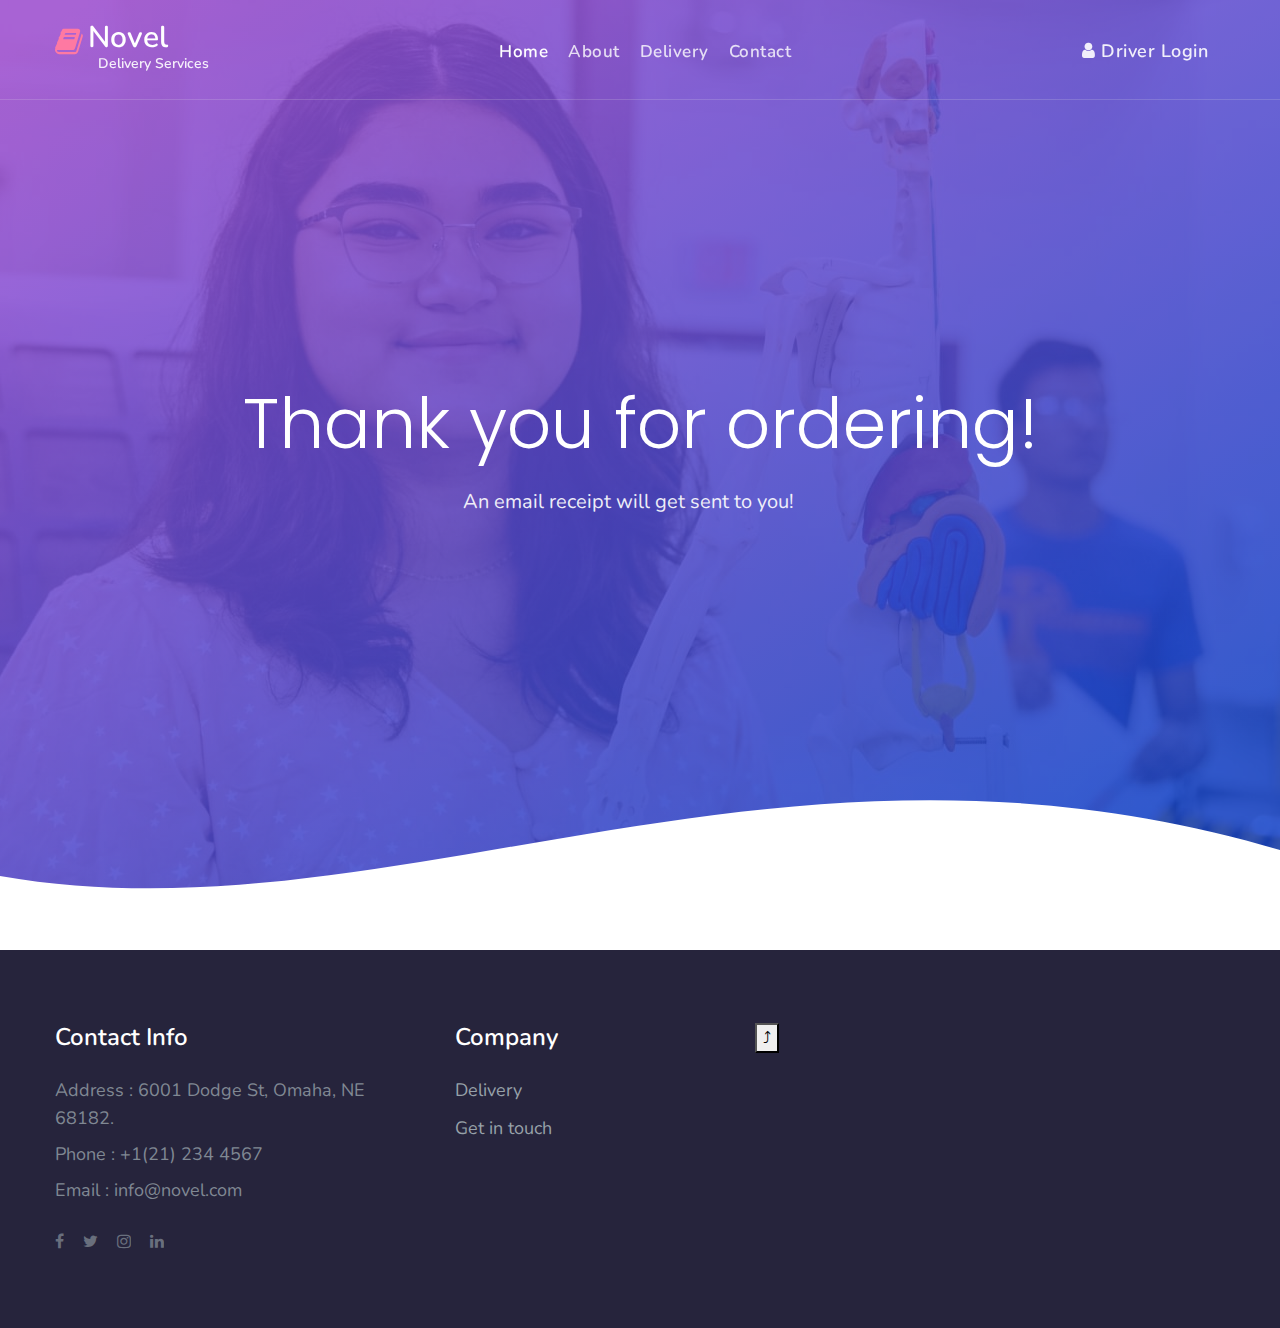
<file: ordered.html>
<!--
Author: W3layouts
Author URL: http://w3layouts.com
-->
<!doctype html>
<html lang="en">
  <head>
    <!-- Required meta tags -->
    <meta charset="utf-8">
    <meta name="viewport" content="width=device-width, initial-scale=1, shrink-to-fit=no">

    <title>ITIN 2220 Group Project</title>

    <!-- google fonts -->
    <link href="//fonts.googleapis.com/css?family=Nunito:400,700&display=swap" rel="stylesheet">
    <link href="//fonts.googleapis.com/css2?family=Poppins:wght@300;400;600&display=swap" rel="stylesheet">
    
    <!-- Template CSS -->
    <link rel="stylesheet" href="assets/css/style-starter.css">
    
  </head>
    
    
  <body>
<!--header-->
<header id="site-header" class="fixed-top">
  <div class="container">
    <nav class="navbar navbar-expand-lg navbar-dark stroke">
      <h1>
        <a class="navbar-brand" href="index.html">
          <span class="fa fa-book"></span>Novel <span class="logo">Delivery Services </span></a>
      </h1>

      <button class="navbar-toggler  collapsed bg-gradient" type="button" data-toggle="collapse"
        data-target="#navbarTogglerDemo02" aria-controls="navbarTogglerDemo02" aria-expanded="false"
        aria-label="Toggle navigation">
        <span class="navbar-toggler-icon fa icon-expand fa-bars"></span>
        <span class="navbar-toggler-icon fa icon-close fa-times"></span>
        </span>
      </button>

      <div class="collapse navbar-collapse" id="navbarTogglerDemo02">
        <ul class="navbar-nav mx-lg-auto">
          <li class="nav-item active">
            <a class="nav-link" href="index.html">Home <span class="sr-only">(current)</span></a>
          </li>
          <li class="nav-item @@about__active">
            <a class="nav-link" href="about.html">About</a>
          </li>
          <li class="nav-item @@courses__active">
            <a class="nav-link" href="delivery.html">delivery</a>
          </li>
          <li class="nav-item @@contact__active">
            <a class="nav-link" href="contact.html">Contact</a>
          </li>
        </ul>

        </div>
        <div class="top-quote mr-lg-2 text-center">
          <a href="login.html" class="btn login mr-2"><span class="fa fa-user"></span> Driver login</a>
        </div>
      </div>

    </nav>
  </div>
</header>
<!--/header-->
    
<!-- main-slider -->
<section class="w3l-main-slider" id="home">
    <div class="companies20-content">
        <div class="owl-one owl-carousel owl-theme">
           
            <div class="item">
                <li>
                    <div class="slider-info banner-view banner-top3 bg bg2">
                        <div class="banner-info">
                            <div class="container">
                                <div class="banner-info-bg">
                                    <h5>Thank you for ordering!</h5>
                                    <p class="mt-4 pr-lg-4">An email receipt will get sent to you!</p>
                                </div>
                            </div>
                        </div>
                    </div>
                </li>
            </div>
        </div>
    </div>

    <div class="waveWrapper waveAnimation">
        <svg viewBox="0 0 500 150" preserveAspectRatio="none">
            <path d="M-5.07,73.52 C149.99,150.00 299.66,-102.13 500.00,49.98 L500.00,150.00 L0.00,150.00 Z" style="stroke: none;"></path>
        </svg>
    </div>
</section>
<!-- /main-slider -->
    

<!-- remove starting here testimonials -->

<section class="w3l-testimonials" id="clients">
    <!-- /grids -->
  
<!-- footer -->
<section class="w3l-footer-29-main">
  <div class="footer-29 py-5">
    <div class="container py-md-4">
      <div class="row footer-top-29">
        <div class="col-lg-4 col-md-6 col-sm-7 footer-list-29 footer-1 pr-lg-5">
          <h6 class="footer-title-29">Contact Info </h6>
          <p>Address : 6001 Dodge St, Omaha, NE 68182.</p>
          <p class="my-2">Phone : <a href="tel:+1(21) 234 4567">+1(21) 234 4567</a></p>
          <p>Email : <a href="mailto:info@example.com">info@novel.com</a></p>
          <div class="main-social-footer-29 mt-4">
            <a href="#facebook" class="facebook"><span class="fa fa-facebook"></span></a>
            <a href="#twitter" class="twitter"><span class="fa fa-twitter"></span></a>
            <a href="#instagram" class="instagram"><span class="fa fa-instagram"></span></a>
            <a href="#linkedin" class="linkedin"><span class="fa fa-linkedin"></span></a>
          </div>
        </div>
        <div class="col-lg-3 col-md-6 col-sm-5 col-6 footer-list-29 footer-2 mt-sm-0 mt-5">

          <ul>
            <h6 class="footer-title-29">Company</h6>
            <!-- <li><a href="about.html">About company</a></li> 
            <li><a href="#blog"> Latest Blog posts</a></li>
            <li><a href="#driver"> Became a driver </a></li>-->
            <li><a href="delivery.html">Delivery</a></li>
            <li><a href="contact.html">Get in touch</a></li>
          </ul>
        </div>
        <div class="col-lg-2 col-md-6 col-sm-5 col-6 footer-list-29 footer-3 mt-lg-0 mt-5">
          
  <!-- copyright --><!--
  <section class="w3l-copyright text-center">
    <div class="container">
      <p class="copy-footer-29">© 2020 Study Course. All rights reserved. Design by <a href="https://w3layouts.com/"
          target="_blank">
          W3Layouts</a></p>
    </div>
-->
    <!-- move top -->
    <button onclick="topFunction()" id="movetop" title="Go to top">
      &#10548;
    </button>
    <script>
      // When the user scrolls down 20px from the top of the document, show the button
      window.onscroll = function () {
        scrollFunction()
      };

      function scrollFunction() {
        if (document.body.scrollTop > 20 || document.documentElement.scrollTop > 20) {
          document.getElementById("movetop").style.display = "block";
        } else {
          document.getElementById("movetop").style.display = "none";
        }
      }

      // When the user clicks on the button, scroll to the top of the document
      function topFunction() {
        document.body.scrollTop = 0;
        document.documentElement.scrollTop = 0;
      }
    </script>
    <!-- /move top -->
  </section>
  <!-- //copyright -->
</section>
<!-- //footer -->

<!-- Template JavaScript -->
<script src="assets/js/jquery-3.3.1.min.js"></script>

<script src="assets/js/theme-change.js"></script>

<!-- stats number counter-->
<script src="assets/js/jquery.waypoints.min.js"></script>
<script src="assets/js/jquery.countup.js"></script>
<script>
  $('.counter').countUp();
</script>
<!-- //stats number counter -->

<script src="assets/js/owl.carousel.js"></script>
<!-- script for banner slider-->
<script>
  $(document).ready(function () {
    $('.owl-one').owlCarousel({
      loop: true,
      margin: 0,
      nav: false,
      dots: false,
      responsiveClass: true,
      autoplay: true,
      autoplayTimeout: 5000,
      autoplaySpeed: 1000,
      autoplayHoverPause: false,
      responsive: {
        0: {
          items: 1
        },
        480: {
          items: 1
        },
        667: {
          items: 1
        },
        1000: {
          items: 1,
          nav: true
        }
      }
    })
  })
</script>
<!-- //script -->

<!-- script for tesimonials carousel slider -->
<script>
  $(document).ready(function () {
      $("#owl-demo1").owlCarousel({
          loop: true,
          margin: 20,
          nav: false,
          responsiveClass: true,
          responsive: {
              0: {
                  items: 1,
                  nav: false
              },
              768: {
                  items: 2,
                  nav: false
              },
              1000: {
                  items: 3,
                  nav: false,
                  loop: false
              }
          }
      })
  })
</script>
<!-- //script for tesimonials carousel slider -->

<!-- disable body scroll which navbar is in active -->
<script>
  $(function () {
    $('.navbar-toggler').click(function () {
      $('body').toggleClass('noscroll');
    })
  });
</script>
<!-- disable body scroll which navbar is in active -->

<!--/MENU-JS-->
<script>
  $(window).on("scroll", function () {
    var scroll = $(window).scrollTop();

    if (scroll >= 80) {
      $("#site-header").addClass("nav-fixed");
    } else {
      $("#site-header").removeClass("nav-fixed");
    }
  });

  //Main navigation Active Class Add Remove
  $(".navbar-toggler").on("click", function () {
    $("header").toggleClass("active");
  });
  $(document).on("ready", function () {
    if ($(window).width() > 991) {
      $("header").removeClass("active");
    }
    $(window).on("resize", function () {
      if ($(window).width() > 991) {
        $("header").removeClass("active");
      }
    });
  });
</script>
<!--//MENU-JS-->

<script src="assets/js/bootstrap.min.js"></script>


</body>

</html>
</file>
<file: assets/css/style-starter.css>
@charset "UTF-8";
/*--
Author: W3layouts
Author URL: http://w3layouts.com
--*/
/*!
 * Bootstrap v4.4.1 (https://getbootstrap.com/)
 * Copyright 2011-2019 The Bootstrap Authors
 * Copyright 2011-2019 Twitter, Inc.
 * Licensed under MIT (https://github.com/twbs/bootstrap/blob/master/LICENSE)
 */
:root {
  --blue: #007bff;
  --indigo: #6610f2;
  --purple: #6f42c1;
  --pink: #e83e8c;
  --red: #dc3545;
  --orange: #fd7e14;
  --yellow: #ffc107;
  --green: #28a745;
  --teal: #20c997;
  --cyan: #17a2b8;
  --white: #fff;
  --gray: #6c757d;
  --gray-dark: #343a40;
  --primary: #FE79A2;
  --secondary: #1545CB;
  --success: #28a745;
  --info: #17a2b8;
  --warning: #ffc107;
  --danger: #dc3545;
  --light: #f8f9fa;
  --dark: #343a40;
  --breakpoint-xs: 0;
  --breakpoint-sm: 576px;
  --breakpoint-md: 768px;
  --breakpoint-lg: 992px;
  --breakpoint-xl: 1200px;
  --font-family-sans-serif: -apple-system, BlinkMacSystemFont, "Segoe UI", Roboto, "Helvetica Neue", Arial, "Noto Sans", sans-serif, "Apple Color Emoji", "Segoe UI Emoji", "Segoe UI Symbol", "Noto Color Emoji";
  --font-family-monospace: SFMono-Regular, Menlo, Monaco, Consolas, "Liberation Mono", "Courier New", monospace; }

*,
*::before,
*::after {
  box-sizing: border-box; }

html {
  font-family: sans-serif;
  line-height: 1.15;
  -webkit-text-size-adjust: 100%;
  -webkit-tap-highlight-color: rgba(0, 0, 0, 0); }

article, aside, figcaption, figure, footer, header, hgroup, main, nav, section {
  display: block; }

body {
  margin: 0;
  font-family: -apple-system, BlinkMacSystemFont, "Segoe UI", Roboto, "Helvetica Neue", Arial, "Noto Sans", sans-serif, "Apple Color Emoji", "Segoe UI Emoji", "Segoe UI Symbol", "Noto Color Emoji";
  font-size: 1rem;
  font-weight: 400;
  line-height: 1.5;
  color: #212529;
  text-align: left;
  background-color: #fff; }

[tabindex="-1"]:focus:not(:focus-visible) {
  outline: 0 !important; }

hr {
  box-sizing: content-box;
  height: 0;
  overflow: visible; }

h1, h2, h3, h4, h5, h6 {
  margin-top: 0;
  margin-bottom: 0.5rem; }

p {
  margin-top: 0;
  margin-bottom: 1rem; }

abbr[title],
abbr[data-original-title] {
  text-decoration: underline;
  -webkit-text-decoration: underline dotted;
          text-decoration: underline dotted;
  cursor: help;
  border-bottom: 0;
  -webkit-text-decoration-skip-ink: none;
          text-decoration-skip-ink: none; }

address {
  margin-bottom: 1rem;
  font-style: normal;
  line-height: inherit; }

ol,
ul,
dl {
  margin-top: 0;
  margin-bottom: 1rem; }

ol ol,
ul ul,
ol ul,
ul ol {
  margin-bottom: 0; }

dt {
  font-weight: 700; }

dd {
  margin-bottom: .5rem;
  margin-left: 0; }

blockquote {
  margin: 0 0 1rem; }

b,
strong {
  font-weight: bolder; }

small {
  font-size: 80%; }

sub,
sup {
  position: relative;
  font-size: 75%;
  line-height: 0;
  vertical-align: baseline; }

sub {
  bottom: -.25em; }

sup {
  top: -.5em; }

a {
  color: #FE79A2;
  text-decoration: none;
  background-color: transparent; }
  a:hover {
    color: #fd2d6d;
    text-decoration: underline; }

a:not([href]) {
  color: inherit;
  text-decoration: none; }
  a:not([href]):hover {
    color: inherit;
    text-decoration: none; }

pre,
code,
kbd,
samp {
  font-family: SFMono-Regular, Menlo, Monaco, Consolas, "Liberation Mono", "Courier New", monospace;
  font-size: 1em; }

pre {
  margin-top: 0;
  margin-bottom: 1rem;
  overflow: auto; }

figure {
  margin: 0 0 1rem; }

img {
  vertical-align: middle;
  border-style: none; }

svg {
  overflow: hidden;
  vertical-align: middle; }

table {
  border-collapse: collapse; }

caption {
  padding-top: 0.75rem;
  padding-bottom: 0.75rem;
  color: #6c757d;
  text-align: left;
  caption-side: bottom; }

th {
  text-align: inherit; }

label {
  display: inline-block;
  margin-bottom: 0.5rem; }

button {
  border-radius: 0; }

button:focus {
  outline: 1px dotted;
  outline: 5px auto -webkit-focus-ring-color; }

input,
button,
select,
optgroup,
textarea {
  margin: 0;
  font-family: inherit;
  font-size: inherit;
  line-height: inherit; }

button,
input {
  overflow: visible; }

button,
select {
  text-transform: none; }

select {
  word-wrap: normal; }

button,
[type="button"],
[type="reset"],
[type="submit"] {
  -webkit-appearance: button; }

button:not(:disabled),
[type="button"]:not(:disabled),
[type="reset"]:not(:disabled),
[type="submit"]:not(:disabled) {
  cursor: pointer; }

button::-moz-focus-inner,
[type="button"]::-moz-focus-inner,
[type="reset"]::-moz-focus-inner,
[type="submit"]::-moz-focus-inner {
  padding: 0;
  border-style: none; }

input[type="radio"],
input[type="checkbox"] {
  box-sizing: border-box;
  padding: 0; }

input[type="date"],
input[type="time"],
input[type="datetime-local"],
input[type="month"] {
  -webkit-appearance: listbox; }

textarea {
  overflow: auto;
  resize: vertical; }

fieldset {
  min-width: 0;
  padding: 0;
  margin: 0;
  border: 0; }

legend {
  display: block;
  width: 100%;
  max-width: 100%;
  padding: 0;
  margin-bottom: .5rem;
  font-size: 1.5rem;
  line-height: inherit;
  color: inherit;
  white-space: normal; }
  @media (max-width: 1200px) {
    legend {
      font-size: calc(1.275rem + 0.3vw) ; } }

progress {
  vertical-align: baseline; }

[type="number"]::-webkit-inner-spin-button,
[type="number"]::-webkit-outer-spin-button {
  height: auto; }

[type="search"] {
  outline-offset: -2px;
  -webkit-appearance: none; }

[type="search"]::-webkit-search-decoration {
  -webkit-appearance: none; }

::-webkit-file-upload-button {
  font: inherit;
  -webkit-appearance: button; }

output {
  display: inline-block; }

summary {
  display: list-item;
  cursor: pointer; }

template {
  display: none; }

[hidden] {
  display: none !important; }

h1, h2, h3, h4, h5, h6,
.h1, .h2, .h3, .h4, .h5, .h6 {
  margin-bottom: 0.5rem;
  font-weight: 500;
  line-height: 1.2; }

h1, .h1 {
  font-size: 2.5rem; }
  @media (max-width: 1200px) {
    h1, .h1 {
      font-size: calc(1.375rem + 1.5vw) ; } }

h2, .h2 {
  font-size: 2rem; }
  @media (max-width: 1200px) {
    h2, .h2 {
      font-size: calc(1.325rem + 0.9vw) ; } }

h3, .h3 {
  font-size: 1.75rem; }
  @media (max-width: 1200px) {
    h3, .h3 {
      font-size: calc(1.3rem + 0.6vw) ; } }

h4, .h4 {
  font-size: 1.5rem; }
  @media (max-width: 1200px) {
    h4, .h4 {
      font-size: calc(1.275rem + 0.3vw) ; } }

h5, .h5 {
  font-size: 1.25rem; }

h6, .h6 {
  font-size: 1rem; }

.lead {
  font-size: 1.25rem;
  font-weight: 300; }

.display-1 {
  font-size: 6rem;
  font-weight: 300;
  line-height: 1.2; }
  @media (max-width: 1200px) {
    .display-1 {
      font-size: calc(1.725rem + 5.7vw) ; } }

.display-2 {
  font-size: 5.5rem;
  font-weight: 300;
  line-height: 1.2; }
  @media (max-width: 1200px) {
    .display-2 {
      font-size: calc(1.675rem + 5.1vw) ; } }

.display-3 {
  font-size: 4.5rem;
  font-weight: 300;
  line-height: 1.2; }
  @media (max-width: 1200px) {
    .display-3 {
      font-size: calc(1.575rem + 3.9vw) ; } }

.display-4 {
  font-size: 3.5rem;
  font-weight: 300;
  line-height: 1.2; }
  @media (max-width: 1200px) {
    .display-4 {
      font-size: calc(1.475rem + 2.7vw) ; } }

hr {
  margin-top: 1rem;
  margin-bottom: 1rem;
  border: 0;
  border-top: 1px solid rgba(0, 0, 0, 0.1); }

small,
.small {
  font-size: 80%;
  font-weight: 400; }

mark,
.mark {
  padding: 0.2em;
  background-color: #fcf8e3; }

.list-unstyled {
  padding-left: 0;
  list-style: none; }

.list-inline {
  padding-left: 0;
  list-style: none; }

.list-inline-item {
  display: inline-block; }
  .list-inline-item:not(:last-child) {
    margin-right: 0.5rem; }

.initialism {
  font-size: 90%;
  text-transform: uppercase; }

.blockquote {
  margin-bottom: 1rem;
  font-size: 1.25rem; }

.blockquote-footer {
  display: block;
  font-size: 80%;
  color: #6c757d; }
  .blockquote-footer::before {
    content: "\2014\00A0"; }

.img-fluid {
  max-width: 100%;
  height: auto; }

.img-thumbnail {
  padding: 0.25rem;
  background-color: #fff;
  border: 1px solid #dee2e6;
  border-radius: 0.25rem;
  max-width: 100%;
  height: auto; }

.figure {
  display: inline-block; }

.figure-img {
  margin-bottom: 0.5rem;
  line-height: 1; }

.figure-caption {
  font-size: 90%;
  color: #6c757d; }

code {
  font-size: 87.5%;
  color: #e83e8c;
  word-wrap: break-word; }
  a > code {
    color: inherit; }

kbd {
  padding: 0.2rem 0.4rem;
  font-size: 87.5%;
  color: #fff;
  background-color: #212529;
  border-radius: 0.2rem; }
  kbd kbd {
    padding: 0;
    font-size: 100%;
    font-weight: 700; }

pre {
  display: block;
  font-size: 87.5%;
  color: #212529; }
  pre code {
    font-size: inherit;
    color: inherit;
    word-break: normal; }

.pre-scrollable {
  max-height: 340px;
  overflow-y: scroll; }

.container {
  width: 100%;
  padding-right: 15px;
  padding-left: 15px;
  margin-right: auto;
  margin-left: auto; }
  @media (min-width: 576px) {
    .container {
      max-width: 540px; } }
  @media (min-width: 768px) {
    .container {
      max-width: 720px; } }
  @media (min-width: 992px) {
    .container {
      max-width: 960px; } }
  @media (min-width: 1200px) {
    .container {
      max-width: 1140px; } }

.container-fluid, .container-sm, .container-md, .container-lg, .container-xl {
  width: 100%;
  padding-right: 15px;
  padding-left: 15px;
  margin-right: auto;
  margin-left: auto; }

@media (min-width: 576px) {
  .container, .container-sm {
    max-width: 540px; } }

@media (min-width: 768px) {
  .container, .container-sm, .container-md {
    max-width: 720px; } }

@media (min-width: 992px) {
  .container, .container-sm, .container-md, .container-lg {
    max-width: 960px; } }

@media (min-width: 1200px) {
  .container, .container-sm, .container-md, .container-lg, .container-xl {
    max-width: 1140px; } }

.row {
  display: flex;
  flex-wrap: wrap;
  margin-right: -15px;
  margin-left: -15px; }

.no-gutters {
  margin-right: 0;
  margin-left: 0; }
  .no-gutters > .col,
  .no-gutters > [class*="col-"] {
    padding-right: 0;
    padding-left: 0; }

.col-1, .col-2, .col-3, .col-4, .col-5, .col-6, .col-7, .col-8, .col-9, .col-10, .col-11, .col-12, .col,
.col-auto, .col-sm-1, .col-sm-2, .col-sm-3, .col-sm-4, .col-sm-5, .col-sm-6, .col-sm-7, .col-sm-8, .col-sm-9, .col-sm-10, .col-sm-11, .col-sm-12, .col-sm,
.col-sm-auto, .col-md-1, .col-md-2, .col-md-3, .col-md-4, .col-md-5, .col-md-6, .col-md-7, .col-md-8, .col-md-9, .col-md-10, .col-md-11, .col-md-12, .col-md,
.col-md-auto, .col-lg-1, .col-lg-2, .col-lg-3, .col-lg-4, .col-lg-5, .col-lg-6, .col-lg-7, .col-lg-8, .col-lg-9, .col-lg-10, .col-lg-11, .col-lg-12, .col-lg,
.col-lg-auto, .col-xl-1, .col-xl-2, .col-xl-3, .col-xl-4, .col-xl-5, .col-xl-6, .col-xl-7, .col-xl-8, .col-xl-9, .col-xl-10, .col-xl-11, .col-xl-12, .col-xl,
.col-xl-auto {
  position: relative;
  width: 100%;
  padding-right: 15px;
  padding-left: 15px; }

.col {
  flex-basis: 0;
  flex-grow: 1;
  max-width: 100%; }

.row-cols-1 > * {
  flex: 0 0 100%;
  max-width: 100%; }

.row-cols-2 > * {
  flex: 0 0 50%;
  max-width: 50%; }

.row-cols-3 > * {
  flex: 0 0 33.33333%;
  max-width: 33.33333%; }

.row-cols-4 > * {
  flex: 0 0 25%;
  max-width: 25%; }

.row-cols-5 > * {
  flex: 0 0 20%;
  max-width: 20%; }

.row-cols-6 > * {
  flex: 0 0 16.66667%;
  max-width: 16.66667%; }

.col-auto {
  flex: 0 0 auto;
  width: auto;
  max-width: 100%; }

.col-1 {
  flex: 0 0 8.33333%;
  max-width: 8.33333%; }

.col-2 {
  flex: 0 0 16.66667%;
  max-width: 16.66667%; }

.col-3 {
  flex: 0 0 25%;
  max-width: 25%; }

.col-4 {
  flex: 0 0 33.33333%;
  max-width: 33.33333%; }

.col-5 {
  flex: 0 0 41.66667%;
  max-width: 41.66667%; }

.col-6 {
  flex: 0 0 50%;
  max-width: 50%; }

.col-7 {
  flex: 0 0 58.33333%;
  max-width: 58.33333%; }

.col-8 {
  flex: 0 0 66.66667%;
  max-width: 66.66667%; }

.col-9 {
  flex: 0 0 75%;
  max-width: 75%; }

.col-10 {
  flex: 0 0 83.33333%;
  max-width: 83.33333%; }

.col-11 {
  flex: 0 0 91.66667%;
  max-width: 91.66667%; }

.col-12 {
  flex: 0 0 100%;
  max-width: 100%; }

.order-first {
  order: -1; }

.order-last {
  order: 13; }

.order-0 {
  order: 0; }

.order-1 {
  order: 1; }

.order-2 {
  order: 2; }

.order-3 {
  order: 3; }

.order-4 {
  order: 4; }

.order-5 {
  order: 5; }

.order-6 {
  order: 6; }

.order-7 {
  order: 7; }

.order-8 {
  order: 8; }

.order-9 {
  order: 9; }

.order-10 {
  order: 10; }

.order-11 {
  order: 11; }

.order-12 {
  order: 12; }

.offset-1 {
  margin-left: 8.33333%; }

.offset-2 {
  margin-left: 16.66667%; }

.offset-3 {
  margin-left: 25%; }

.offset-4 {
  margin-left: 33.33333%; }

.offset-5 {
  margin-left: 41.66667%; }

.offset-6 {
  margin-left: 50%; }

.offset-7 {
  margin-left: 58.33333%; }

.offset-8 {
  margin-left: 66.66667%; }

.offset-9 {
  margin-left: 75%; }

.offset-10 {
  margin-left: 83.33333%; }

.offset-11 {
  margin-left: 91.66667%; }

@media (min-width: 576px) {
  .col-sm {
    flex-basis: 0;
    flex-grow: 1;
    max-width: 100%; }
  .row-cols-sm-1 > * {
    flex: 0 0 100%;
    max-width: 100%; }
  .row-cols-sm-2 > * {
    flex: 0 0 50%;
    max-width: 50%; }
  .row-cols-sm-3 > * {
    flex: 0 0 33.33333%;
    max-width: 33.33333%; }
  .row-cols-sm-4 > * {
    flex: 0 0 25%;
    max-width: 25%; }
  .row-cols-sm-5 > * {
    flex: 0 0 20%;
    max-width: 20%; }
  .row-cols-sm-6 > * {
    flex: 0 0 16.66667%;
    max-width: 16.66667%; }
  .col-sm-auto {
    flex: 0 0 auto;
    width: auto;
    max-width: 100%; }
  .col-sm-1 {
    flex: 0 0 8.33333%;
    max-width: 8.33333%; }
  .col-sm-2 {
    flex: 0 0 16.66667%;
    max-width: 16.66667%; }
  .col-sm-3 {
    flex: 0 0 25%;
    max-width: 25%; }
  .col-sm-4 {
    flex: 0 0 33.33333%;
    max-width: 33.33333%; }
  .col-sm-5 {
    flex: 0 0 41.66667%;
    max-width: 41.66667%; }
  .col-sm-6 {
    flex: 0 0 50%;
    max-width: 50%; }
  .col-sm-7 {
    flex: 0 0 58.33333%;
    max-width: 58.33333%; }
  .col-sm-8 {
    flex: 0 0 66.66667%;
    max-width: 66.66667%; }
  .col-sm-9 {
    flex: 0 0 75%;
    max-width: 75%; }
  .col-sm-10 {
    flex: 0 0 83.33333%;
    max-width: 83.33333%; }
  .col-sm-11 {
    flex: 0 0 91.66667%;
    max-width: 91.66667%; }
  .col-sm-12 {
    flex: 0 0 100%;
    max-width: 100%; }
  .order-sm-first {
    order: -1; }
  .order-sm-last {
    order: 13; }
  .order-sm-0 {
    order: 0; }
  .order-sm-1 {
    order: 1; }
  .order-sm-2 {
    order: 2; }
  .order-sm-3 {
    order: 3; }
  .order-sm-4 {
    order: 4; }
  .order-sm-5 {
    order: 5; }
  .order-sm-6 {
    order: 6; }
  .order-sm-7 {
    order: 7; }
  .order-sm-8 {
    order: 8; }
  .order-sm-9 {
    order: 9; }
  .order-sm-10 {
    order: 10; }
  .order-sm-11 {
    order: 11; }
  .order-sm-12 {
    order: 12; }
  .offset-sm-0 {
    margin-left: 0; }
  .offset-sm-1 {
    margin-left: 8.33333%; }
  .offset-sm-2 {
    margin-left: 16.66667%; }
  .offset-sm-3 {
    margin-left: 25%; }
  .offset-sm-4 {
    margin-left: 33.33333%; }
  .offset-sm-5 {
    margin-left: 41.66667%; }
  .offset-sm-6 {
    margin-left: 50%; }
  .offset-sm-7 {
    margin-left: 58.33333%; }
  .offset-sm-8 {
    margin-left: 66.66667%; }
  .offset-sm-9 {
    margin-left: 75%; }
  .offset-sm-10 {
    margin-left: 83.33333%; }
  .offset-sm-11 {
    margin-left: 91.66667%; } }

@media (min-width: 768px) {
  .col-md {
    flex-basis: 0;
    flex-grow: 1;
    max-width: 100%; }
  .row-cols-md-1 > * {
    flex: 0 0 100%;
    max-width: 100%; }
  .row-cols-md-2 > * {
    flex: 0 0 50%;
    max-width: 50%; }
  .row-cols-md-3 > * {
    flex: 0 0 33.33333%;
    max-width: 33.33333%; }
  .row-cols-md-4 > * {
    flex: 0 0 25%;
    max-width: 25%; }
  .row-cols-md-5 > * {
    flex: 0 0 20%;
    max-width: 20%; }
  .row-cols-md-6 > * {
    flex: 0 0 16.66667%;
    max-width: 16.66667%; }
  .col-md-auto {
    flex: 0 0 auto;
    width: auto;
    max-width: 100%; }
  .col-md-1 {
    flex: 0 0 8.33333%;
    max-width: 8.33333%; }
  .col-md-2 {
    flex: 0 0 16.66667%;
    max-width: 16.66667%; }
  .col-md-3 {
    flex: 0 0 25%;
    max-width: 25%; }
  .col-md-4 {
    flex: 0 0 33.33333%;
    max-width: 33.33333%; }
  .col-md-5 {
    flex: 0 0 41.66667%;
    max-width: 41.66667%; }
  .col-md-6 {
    flex: 0 0 50%;
    max-width: 50%; }
  .col-md-7 {
    flex: 0 0 58.33333%;
    max-width: 58.33333%; }
  .col-md-8 {
    flex: 0 0 66.66667%;
    max-width: 66.66667%; }
  .col-md-9 {
    flex: 0 0 75%;
    max-width: 75%; }
  .col-md-10 {
    flex: 0 0 83.33333%;
    max-width: 83.33333%; }
  .col-md-11 {
    flex: 0 0 91.66667%;
    max-width: 91.66667%; }
  .col-md-12 {
    flex: 0 0 100%;
    max-width: 100%; }
  .order-md-first {
    order: -1; }
  .order-md-last {
    order: 13; }
  .order-md-0 {
    order: 0; }
  .order-md-1 {
    order: 1; }
  .order-md-2 {
    order: 2; }
  .order-md-3 {
    order: 3; }
  .order-md-4 {
    order: 4; }
  .order-md-5 {
    order: 5; }
  .order-md-6 {
    order: 6; }
  .order-md-7 {
    order: 7; }
  .order-md-8 {
    order: 8; }
  .order-md-9 {
    order: 9; }
  .order-md-10 {
    order: 10; }
  .order-md-11 {
    order: 11; }
  .order-md-12 {
    order: 12; }
  .offset-md-0 {
    margin-left: 0; }
  .offset-md-1 {
    margin-left: 8.33333%; }
  .offset-md-2 {
    margin-left: 16.66667%; }
  .offset-md-3 {
    margin-left: 25%; }
  .offset-md-4 {
    margin-left: 33.33333%; }
  .offset-md-5 {
    margin-left: 41.66667%; }
  .offset-md-6 {
    margin-left: 50%; }
  .offset-md-7 {
    margin-left: 58.33333%; }
  .offset-md-8 {
    margin-left: 66.66667%; }
  .offset-md-9 {
    margin-left: 75%; }
  .offset-md-10 {
    margin-left: 83.33333%; }
  .offset-md-11 {
    margin-left: 91.66667%; } }

@media (min-width: 992px) {
  .col-lg {
    flex-basis: 0;
    flex-grow: 1;
    max-width: 100%; }
  .row-cols-lg-1 > * {
    flex: 0 0 100%;
    max-width: 100%; }
  .row-cols-lg-2 > * {
    flex: 0 0 50%;
    max-width: 50%; }
  .row-cols-lg-3 > * {
    flex: 0 0 33.33333%;
    max-width: 33.33333%; }
  .row-cols-lg-4 > * {
    flex: 0 0 25%;
    max-width: 25%; }
  .row-cols-lg-5 > * {
    flex: 0 0 20%;
    max-width: 20%; }
  .row-cols-lg-6 > * {
    flex: 0 0 16.66667%;
    max-width: 16.66667%; }
  .col-lg-auto {
    flex: 0 0 auto;
    width: auto;
    max-width: 100%; }
  .col-lg-1 {
    flex: 0 0 8.33333%;
    max-width: 8.33333%; }
  .col-lg-2 {
    flex: 0 0 16.66667%;
    max-width: 16.66667%; }
  .col-lg-3 {
    flex: 0 0 25%;
    max-width: 25%; }
  .col-lg-4 {
    flex: 0 0 33.33333%;
    max-width: 33.33333%; }
  .col-lg-5 {
    flex: 0 0 41.66667%;
    max-width: 41.66667%; }
  .col-lg-6 {
    flex: 0 0 50%;
    max-width: 50%; }
  .col-lg-7 {
    flex: 0 0 58.33333%;
    max-width: 58.33333%; }
  .col-lg-8 {
    flex: 0 0 66.66667%;
    max-width: 66.66667%; }
  .col-lg-9 {
    flex: 0 0 75%;
    max-width: 75%; }
  .col-lg-10 {
    flex: 0 0 83.33333%;
    max-width: 83.33333%; }
  .col-lg-11 {
    flex: 0 0 91.66667%;
    max-width: 91.66667%; }
  .col-lg-12 {
    flex: 0 0 100%;
    max-width: 100%; }
  .order-lg-first {
    order: -1; }
  .order-lg-last {
    order: 13; }
  .order-lg-0 {
    order: 0; }
  .order-lg-1 {
    order: 1; }
  .order-lg-2 {
    order: 2; }
  .order-lg-3 {
    order: 3; }
  .order-lg-4 {
    order: 4; }
  .order-lg-5 {
    order: 5; }
  .order-lg-6 {
    order: 6; }
  .order-lg-7 {
    order: 7; }
  .order-lg-8 {
    order: 8; }
  .order-lg-9 {
    order: 9; }
  .order-lg-10 {
    order: 10; }
  .order-lg-11 {
    order: 11; }
  .order-lg-12 {
    order: 12; }
  .offset-lg-0 {
    margin-left: 0; }
  .offset-lg-1 {
    margin-left: 8.33333%; }
  .offset-lg-2 {
    margin-left: 16.66667%; }
  .offset-lg-3 {
    margin-left: 25%; }
  .offset-lg-4 {
    margin-left: 33.33333%; }
  .offset-lg-5 {
    margin-left: 41.66667%; }
  .offset-lg-6 {
    margin-left: 50%; }
  .offset-lg-7 {
    margin-left: 58.33333%; }
  .offset-lg-8 {
    margin-left: 66.66667%; }
  .offset-lg-9 {
    margin-left: 75%; }
  .offset-lg-10 {
    margin-left: 83.33333%; }
  .offset-lg-11 {
    margin-left: 91.66667%; } }

@media (min-width: 1200px) {
  .col-xl {
    flex-basis: 0;
    flex-grow: 1;
    max-width: 100%; }
  .row-cols-xl-1 > * {
    flex: 0 0 100%;
    max-width: 100%; }
  .row-cols-xl-2 > * {
    flex: 0 0 50%;
    max-width: 50%; }
  .row-cols-xl-3 > * {
    flex: 0 0 33.33333%;
    max-width: 33.33333%; }
  .row-cols-xl-4 > * {
    flex: 0 0 25%;
    max-width: 25%; }
  .row-cols-xl-5 > * {
    flex: 0 0 20%;
    max-width: 20%; }
  .row-cols-xl-6 > * {
    flex: 0 0 16.66667%;
    max-width: 16.66667%; }
  .col-xl-auto {
    flex: 0 0 auto;
    width: auto;
    max-width: 100%; }
  .col-xl-1 {
    flex: 0 0 8.33333%;
    max-width: 8.33333%; }
  .col-xl-2 {
    flex: 0 0 16.66667%;
    max-width: 16.66667%; }
  .col-xl-3 {
    flex: 0 0 25%;
    max-width: 25%; }
  .col-xl-4 {
    flex: 0 0 33.33333%;
    max-width: 33.33333%; }
  .col-xl-5 {
    flex: 0 0 41.66667%;
    max-width: 41.66667%; }
  .col-xl-6 {
    flex: 0 0 50%;
    max-width: 50%; }
  .col-xl-7 {
    flex: 0 0 58.33333%;
    max-width: 58.33333%; }
  .col-xl-8 {
    flex: 0 0 66.66667%;
    max-width: 66.66667%; }
  .col-xl-9 {
    flex: 0 0 75%;
    max-width: 75%; }
  .col-xl-10 {
    flex: 0 0 83.33333%;
    max-width: 83.33333%; }
  .col-xl-11 {
    flex: 0 0 91.66667%;
    max-width: 91.66667%; }
  .col-xl-12 {
    flex: 0 0 100%;
    max-width: 100%; }
  .order-xl-first {
    order: -1; }
  .order-xl-last {
    order: 13; }
  .order-xl-0 {
    order: 0; }
  .order-xl-1 {
    order: 1; }
  .order-xl-2 {
    order: 2; }
  .order-xl-3 {
    order: 3; }
  .order-xl-4 {
    order: 4; }
  .order-xl-5 {
    order: 5; }
  .order-xl-6 {
    order: 6; }
  .order-xl-7 {
    order: 7; }
  .order-xl-8 {
    order: 8; }
  .order-xl-9 {
    order: 9; }
  .order-xl-10 {
    order: 10; }
  .order-xl-11 {
    order: 11; }
  .order-xl-12 {
    order: 12; }
  .offset-xl-0 {
    margin-left: 0; }
  .offset-xl-1 {
    margin-left: 8.33333%; }
  .offset-xl-2 {
    margin-left: 16.66667%; }
  .offset-xl-3 {
    margin-left: 25%; }
  .offset-xl-4 {
    margin-left: 33.33333%; }
  .offset-xl-5 {
    margin-left: 41.66667%; }
  .offset-xl-6 {
    margin-left: 50%; }
  .offset-xl-7 {
    margin-left: 58.33333%; }
  .offset-xl-8 {
    margin-left: 66.66667%; }
  .offset-xl-9 {
    margin-left: 75%; }
  .offset-xl-10 {
    margin-left: 83.33333%; }
  .offset-xl-11 {
    margin-left: 91.66667%; } }

.table {
  width: 100%;
  margin-bottom: 1rem;
  color: #212529; }
  .table th,
  .table td {
    padding: 0.75rem;
    vertical-align: top;
    border-top: 1px solid #dee2e6; }
  .table thead th {
    vertical-align: bottom;
    border-bottom: 2px solid #dee2e6; }
  .table tbody + tbody {
    border-top: 2px solid #dee2e6; }

.table-sm th,
.table-sm td {
  padding: 0.3rem; }

.table-bordered {
  border: 1px solid #dee2e6; }
  .table-bordered th,
  .table-bordered td {
    border: 1px solid #dee2e6; }
  .table-bordered thead th,
  .table-bordered thead td {
    border-bottom-width: 2px; }

.table-borderless th,
.table-borderless td,
.table-borderless thead th,
.table-borderless tbody + tbody {
  border: 0; }

.table-striped tbody tr:nth-of-type(odd) {
  background-color: rgba(0, 0, 0, 0.05); }

.table-hover tbody tr:hover {
  color: #212529;
  background-color: rgba(0, 0, 0, 0.075); }

.table-primary,
.table-primary > th,
.table-primary > td {
  background-color: #ffd9e5; }

.table-primary th,
.table-primary td,
.table-primary thead th,
.table-primary tbody + tbody {
  border-color: #feb9cf; }

.table-hover .table-primary:hover {
  background-color: #ffc0d4; }
  .table-hover .table-primary:hover > td,
  .table-hover .table-primary:hover > th {
    background-color: #ffc0d4; }

.table-secondary,
.table-secondary > th,
.table-secondary > td {
  background-color: #bdcbf0; }

.table-secondary th,
.table-secondary td,
.table-secondary thead th,
.table-secondary tbody + tbody {
  border-color: #859ee4; }

.table-hover .table-secondary:hover {
  background-color: #a8bbeb; }
  .table-hover .table-secondary:hover > td,
  .table-hover .table-secondary:hover > th {
    background-color: #a8bbeb; }

.table-success,
.table-success > th,
.table-success > td {
  background-color: #c3e6cb; }

.table-success th,
.table-success td,
.table-success thead th,
.table-success tbody + tbody {
  border-color: #8fd19e; }

.table-hover .table-success:hover {
  background-color: #b1dfbb; }
  .table-hover .table-success:hover > td,
  .table-hover .table-success:hover > th {
    background-color: #b1dfbb; }

.table-info,
.table-info > th,
.table-info > td {
  background-color: #bee5eb; }

.table-info th,
.table-info td,
.table-info thead th,
.table-info tbody + tbody {
  border-color: #86cfda; }

.table-hover .table-info:hover {
  background-color: #abdde5; }
  .table-hover .table-info:hover > td,
  .table-hover .table-info:hover > th {
    background-color: #abdde5; }

.table-warning,
.table-warning > th,
.table-warning > td {
  background-color: #ffeeba; }

.table-warning th,
.table-warning td,
.table-warning thead th,
.table-warning tbody + tbody {
  border-color: #ffdf7e; }

.table-hover .table-warning:hover {
  background-color: #ffe8a1; }
  .table-hover .table-warning:hover > td,
  .table-hover .table-warning:hover > th {
    background-color: #ffe8a1; }

.table-danger,
.table-danger > th,
.table-danger > td {
  background-color: #f5c6cb; }

.table-danger th,
.table-danger td,
.table-danger thead th,
.table-danger tbody + tbody {
  border-color: #ed969e; }

.table-hover .table-danger:hover {
  background-color: #f1b0b7; }
  .table-hover .table-danger:hover > td,
  .table-hover .table-danger:hover > th {
    background-color: #f1b0b7; }

.table-light,
.table-light > th,
.table-light > td {
  background-color: #fdfdfe; }

.table-light th,
.table-light td,
.table-light thead th,
.table-light tbody + tbody {
  border-color: #fbfcfc; }

.table-hover .table-light:hover {
  background-color: #ececf6; }
  .table-hover .table-light:hover > td,
  .table-hover .table-light:hover > th {
    background-color: #ececf6; }

.table-dark,
.table-dark > th,
.table-dark > td {
  background-color: #c6c8ca; }

.table-dark th,
.table-dark td,
.table-dark thead th,
.table-dark tbody + tbody {
  border-color: #95999c; }

.table-hover .table-dark:hover {
  background-color: #b9bbbe; }
  .table-hover .table-dark:hover > td,
  .table-hover .table-dark:hover > th {
    background-color: #b9bbbe; }

.table-active,
.table-active > th,
.table-active > td {
  background-color: rgba(0, 0, 0, 0.075); }

.table-hover .table-active:hover {
  background-color: rgba(0, 0, 0, 0.075); }
  .table-hover .table-active:hover > td,
  .table-hover .table-active:hover > th {
    background-color: rgba(0, 0, 0, 0.075); }

.table .thead-dark th {
  color: #fff;
  background-color: #343a40;
  border-color: #454d55; }

.table .thead-light th {
  color: #495057;
  background-color: #e9ecef;
  border-color: #dee2e6; }

.table-dark {
  color: #fff;
  background-color: #343a40; }
  .table-dark th,
  .table-dark td,
  .table-dark thead th {
    border-color: #454d55; }
  .table-dark.table-bordered {
    border: 0; }
  .table-dark.table-striped tbody tr:nth-of-type(odd) {
    background-color: rgba(255, 255, 255, 0.05); }
  .table-dark.table-hover tbody tr:hover {
    color: #fff;
    background-color: rgba(255, 255, 255, 0.075); }

@media (max-width: 575.98px) {
  .table-responsive-sm {
    display: block;
    width: 100%;
    overflow-x: auto;
    -webkit-overflow-scrolling: touch; }
    .table-responsive-sm > .table-bordered {
      border: 0; } }

@media (max-width: 767.98px) {
  .table-responsive-md {
    display: block;
    width: 100%;
    overflow-x: auto;
    -webkit-overflow-scrolling: touch; }
    .table-responsive-md > .table-bordered {
      border: 0; } }

@media (max-width: 991.98px) {
  .table-responsive-lg {
    display: block;
    width: 100%;
    overflow-x: auto;
    -webkit-overflow-scrolling: touch; }
    .table-responsive-lg > .table-bordered {
      border: 0; } }

@media (max-width: 1199.98px) {
  .table-responsive-xl {
    display: block;
    width: 100%;
    overflow-x: auto;
    -webkit-overflow-scrolling: touch; }
    .table-responsive-xl > .table-bordered {
      border: 0; } }

.table-responsive {
  display: block;
  width: 100%;
  overflow-x: auto;
  -webkit-overflow-scrolling: touch; }
  .table-responsive > .table-bordered {
    border: 0; }

.form-control {
  display: block;
  width: 100%;
  height: calc(1.5em + 0.75rem + 2px);
  padding: 0.375rem 0.75rem;
  font-size: 1rem;
  font-weight: 400;
  line-height: 1.5;
  color: #495057;
  background-color: #fff;
  background-clip: padding-box;
  border: 1px solid #ced4da;
  border-radius: 0.25rem;
  transition: border-color 0.15s ease-in-out, box-shadow 0.15s ease-in-out; }
  @media (prefers-reduced-motion: reduce) {
    .form-control {
      transition: none; } }
  .form-control::-ms-expand {
    background-color: transparent;
    border: 0; }
  .form-control:-moz-focusring {
    color: transparent;
    text-shadow: 0 0 0 #495057; }
  .form-control:focus {
    color: #495057;
    background-color: #fff;
    border-color: #fff8fa;
    outline: 0;
    box-shadow: 0 0 0 0.2rem rgba(254, 121, 162, 0.25); }
  .form-control::-webkit-input-placeholder {
    color: #6c757d;
    opacity: 1; }
  .form-control::-moz-placeholder {
    color: #6c757d;
    opacity: 1; }
  .form-control:-ms-input-placeholder {
    color: #6c757d;
    opacity: 1; }
  .form-control::-ms-input-placeholder {
    color: #6c757d;
    opacity: 1; }
  .form-control::placeholder {
    color: #6c757d;
    opacity: 1; }
  .form-control:disabled, .form-control[readonly] {
    background-color: #e9ecef;
    opacity: 1; }

select.form-control:focus::-ms-value {
  color: #495057;
  background-color: #fff; }

.form-control-file,
.form-control-range {
  display: block;
  width: 100%; }

.col-form-label {
  padding-top: calc(0.375rem + 1px);
  padding-bottom: calc(0.375rem + 1px);
  margin-bottom: 0;
  font-size: inherit;
  line-height: 1.5; }

.col-form-label-lg {
  padding-top: calc(0.5rem + 1px);
  padding-bottom: calc(0.5rem + 1px);
  font-size: 1.25rem;
  line-height: 1.5; }

.col-form-label-sm {
  padding-top: calc(0.25rem + 1px);
  padding-bottom: calc(0.25rem + 1px);
  font-size: 0.875rem;
  line-height: 1.5; }

.form-control-plaintext {
  display: block;
  width: 100%;
  padding: 0.375rem 0;
  margin-bottom: 0;
  font-size: 1rem;
  line-height: 1.5;
  color: #212529;
  background-color: transparent;
  border: solid transparent;
  border-width: 1px 0; }
  .form-control-plaintext.form-control-sm, .form-control-plaintext.form-control-lg {
    padding-right: 0;
    padding-left: 0; }

.form-control-sm {
  height: calc(1.5em + 0.5rem + 2px);
  padding: 0.25rem 0.5rem;
  font-size: 0.875rem;
  line-height: 1.5;
  border-radius: 0.2rem; }

.form-control-lg {
  height: calc(1.5em + 1rem + 2px);
  padding: 0.5rem 1rem;
  font-size: 1.25rem;
  line-height: 1.5;
  border-radius: 0.3rem; }

select.form-control[size], select.form-control[multiple] {
  height: auto; }

textarea.form-control {
  height: auto; }

.form-group {
  margin-bottom: 1rem; }

.form-text {
  display: block;
  margin-top: 0.25rem; }

.form-row {
  display: flex;
  flex-wrap: wrap;
  margin-right: -5px;
  margin-left: -5px; }
  .form-row > .col,
  .form-row > [class*="col-"] {
    padding-right: 5px;
    padding-left: 5px; }

.form-check {
  position: relative;
  display: block;
  padding-left: 1.25rem; }

.form-check-input {
  position: absolute;
  margin-top: 0.3rem;
  margin-left: -1.25rem; }
  .form-check-input[disabled] ~ .form-check-label,
  .form-check-input:disabled ~ .form-check-label {
    color: #6c757d; }

.form-check-label {
  margin-bottom: 0; }

.form-check-inline {
  display: inline-flex;
  align-items: center;
  padding-left: 0;
  margin-right: 0.75rem; }
  .form-check-inline .form-check-input {
    position: static;
    margin-top: 0;
    margin-right: 0.3125rem;
    margin-left: 0; }

.valid-feedback {
  display: none;
  width: 100%;
  margin-top: 0.25rem;
  font-size: 80%;
  color: #28a745; }

.valid-tooltip {
  position: absolute;
  top: 100%;
  z-index: 5;
  display: none;
  max-width: 100%;
  padding: 0.25rem 0.5rem;
  margin-top: .1rem;
  font-size: 0.875rem;
  line-height: 1.5;
  color: #fff;
  background-color: rgba(40, 167, 69, 0.9);
  border-radius: 0.25rem; }

.was-validated :valid ~ .valid-feedback,
.was-validated :valid ~ .valid-tooltip,
.is-valid ~ .valid-feedback,
.is-valid ~ .valid-tooltip {
  display: block; }

.was-validated .form-control:valid, .form-control.is-valid {
  border-color: #28a745;
  padding-right: calc(1.5em + 0.75rem);
  background-image: url("data:image/svg+xml,%3csvg xmlns='http://www.w3.org/2000/svg' width='8' height='8' viewBox='0 0 8 8'%3e%3cpath fill='%2328a745' d='M2.3 6.73L.6 4.53c-.4-1.04.46-1.4 1.1-.8l1.1 1.4 3.4-3.8c.6-.63 1.6-.27 1.2.7l-4 4.6c-.43.5-.8.4-1.1.1z'/%3e%3c/svg%3e");
  background-repeat: no-repeat;
  background-position: right calc(0.375em + 0.1875rem) center;
  background-size: calc(0.75em + 0.375rem) calc(0.75em + 0.375rem); }
  .was-validated .form-control:valid:focus, .form-control.is-valid:focus {
    border-color: #28a745;
    box-shadow: 0 0 0 0.2rem rgba(40, 167, 69, 0.25); }

.was-validated textarea.form-control:valid, textarea.form-control.is-valid {
  padding-right: calc(1.5em + 0.75rem);
  background-position: top calc(0.375em + 0.1875rem) right calc(0.375em + 0.1875rem); }

.was-validated .custom-select:valid, .custom-select.is-valid {
  border-color: #28a745;
  padding-right: calc(0.75em + 2.3125rem);
  background: url("data:image/svg+xml,%3csvg xmlns='http://www.w3.org/2000/svg' width='4' height='5' viewBox='0 0 4 5'%3e%3cpath fill='%23343a40' d='M2 0L0 2h4zm0 5L0 3h4z'/%3e%3c/svg%3e") no-repeat right 0.75rem center/8px 10px, url("data:image/svg+xml,%3csvg xmlns='http://www.w3.org/2000/svg' width='8' height='8' viewBox='0 0 8 8'%3e%3cpath fill='%2328a745' d='M2.3 6.73L.6 4.53c-.4-1.04.46-1.4 1.1-.8l1.1 1.4 3.4-3.8c.6-.63 1.6-.27 1.2.7l-4 4.6c-.43.5-.8.4-1.1.1z'/%3e%3c/svg%3e") #fff no-repeat center right 1.75rem/calc(0.75em + 0.375rem) calc(0.75em + 0.375rem); }
  .was-validated .custom-select:valid:focus, .custom-select.is-valid:focus {
    border-color: #28a745;
    box-shadow: 0 0 0 0.2rem rgba(40, 167, 69, 0.25); }

.was-validated .form-check-input:valid ~ .form-check-label, .form-check-input.is-valid ~ .form-check-label {
  color: #28a745; }

.was-validated .form-check-input:valid ~ .valid-feedback,
.was-validated .form-check-input:valid ~ .valid-tooltip, .form-check-input.is-valid ~ .valid-feedback,
.form-check-input.is-valid ~ .valid-tooltip {
  display: block; }

.was-validated .custom-control-input:valid ~ .custom-control-label, .custom-control-input.is-valid ~ .custom-control-label {
  color: #28a745; }
  .was-validated .custom-control-input:valid ~ .custom-control-label::before, .custom-control-input.is-valid ~ .custom-control-label::before {
    border-color: #28a745; }

.was-validated .custom-control-input:valid:checked ~ .custom-control-label::before, .custom-control-input.is-valid:checked ~ .custom-control-label::before {
  border-color: #34ce57;
  background-color: #34ce57; }

.was-validated .custom-control-input:valid:focus ~ .custom-control-label::before, .custom-control-input.is-valid:focus ~ .custom-control-label::before {
  box-shadow: 0 0 0 0.2rem rgba(40, 167, 69, 0.25); }

.was-validated .custom-control-input:valid:focus:not(:checked) ~ .custom-control-label::before, .custom-control-input.is-valid:focus:not(:checked) ~ .custom-control-label::before {
  border-color: #28a745; }

.was-validated .custom-file-input:valid ~ .custom-file-label, .custom-file-input.is-valid ~ .custom-file-label {
  border-color: #28a745; }

.was-validated .custom-file-input:valid:focus ~ .custom-file-label, .custom-file-input.is-valid:focus ~ .custom-file-label {
  border-color: #28a745;
  box-shadow: 0 0 0 0.2rem rgba(40, 167, 69, 0.25); }

.invalid-feedback {
  display: none;
  width: 100%;
  margin-top: 0.25rem;
  font-size: 80%;
  color: #dc3545; }

.invalid-tooltip {
  position: absolute;
  top: 100%;
  z-index: 5;
  display: none;
  max-width: 100%;
  padding: 0.25rem 0.5rem;
  margin-top: .1rem;
  font-size: 0.875rem;
  line-height: 1.5;
  color: #fff;
  background-color: rgba(220, 53, 69, 0.9);
  border-radius: 0.25rem; }

.was-validated :invalid ~ .invalid-feedback,
.was-validated :invalid ~ .invalid-tooltip,
.is-invalid ~ .invalid-feedback,
.is-invalid ~ .invalid-tooltip {
  display: block; }

.was-validated .form-control:invalid, .form-control.is-invalid {
  border-color: #dc3545;
  padding-right: calc(1.5em + 0.75rem);
  background-image: url("data:image/svg+xml,%3csvg xmlns='http://www.w3.org/2000/svg' width='12' height='12' fill='none' stroke='%23dc3545' viewBox='0 0 12 12'%3e%3ccircle cx='6' cy='6' r='4.5'/%3e%3cpath stroke-linejoin='round' d='M5.8 3.6h.4L6 6.5z'/%3e%3ccircle cx='6' cy='8.2' r='.6' fill='%23dc3545' stroke='none'/%3e%3c/svg%3e");
  background-repeat: no-repeat;
  background-position: right calc(0.375em + 0.1875rem) center;
  background-size: calc(0.75em + 0.375rem) calc(0.75em + 0.375rem); }
  .was-validated .form-control:invalid:focus, .form-control.is-invalid:focus {
    border-color: #dc3545;
    box-shadow: 0 0 0 0.2rem rgba(220, 53, 69, 0.25); }

.was-validated textarea.form-control:invalid, textarea.form-control.is-invalid {
  padding-right: calc(1.5em + 0.75rem);
  background-position: top calc(0.375em + 0.1875rem) right calc(0.375em + 0.1875rem); }

.was-validated .custom-select:invalid, .custom-select.is-invalid {
  border-color: #dc3545;
  padding-right: calc(0.75em + 2.3125rem);
  background: url("data:image/svg+xml,%3csvg xmlns='http://www.w3.org/2000/svg' width='4' height='5' viewBox='0 0 4 5'%3e%3cpath fill='%23343a40' d='M2 0L0 2h4zm0 5L0 3h4z'/%3e%3c/svg%3e") no-repeat right 0.75rem center/8px 10px, url("data:image/svg+xml,%3csvg xmlns='http://www.w3.org/2000/svg' width='12' height='12' fill='none' stroke='%23dc3545' viewBox='0 0 12 12'%3e%3ccircle cx='6' cy='6' r='4.5'/%3e%3cpath stroke-linejoin='round' d='M5.8 3.6h.4L6 6.5z'/%3e%3ccircle cx='6' cy='8.2' r='.6' fill='%23dc3545' stroke='none'/%3e%3c/svg%3e") #fff no-repeat center right 1.75rem/calc(0.75em + 0.375rem) calc(0.75em + 0.375rem); }
  .was-validated .custom-select:invalid:focus, .custom-select.is-invalid:focus {
    border-color: #dc3545;
    box-shadow: 0 0 0 0.2rem rgba(220, 53, 69, 0.25); }

.was-validated .form-check-input:invalid ~ .form-check-label, .form-check-input.is-invalid ~ .form-check-label {
  color: #dc3545; }

.was-validated .form-check-input:invalid ~ .invalid-feedback,
.was-validated .form-check-input:invalid ~ .invalid-tooltip, .form-check-input.is-invalid ~ .invalid-feedback,
.form-check-input.is-invalid ~ .invalid-tooltip {
  display: block; }

.was-validated .custom-control-input:invalid ~ .custom-control-label, .custom-control-input.is-invalid ~ .custom-control-label {
  color: #dc3545; }
  .was-validated .custom-control-input:invalid ~ .custom-control-label::before, .custom-control-input.is-invalid ~ .custom-control-label::before {
    border-color: #dc3545; }

.was-validated .custom-control-input:invalid:checked ~ .custom-control-label::before, .custom-control-input.is-invalid:checked ~ .custom-control-label::before {
  border-color: #e4606d;
  background-color: #e4606d; }

.was-validated .custom-control-input:invalid:focus ~ .custom-control-label::before, .custom-control-input.is-invalid:focus ~ .custom-control-label::before {
  box-shadow: 0 0 0 0.2rem rgba(220, 53, 69, 0.25); }

.was-validated .custom-control-input:invalid:focus:not(:checked) ~ .custom-control-label::before, .custom-control-input.is-invalid:focus:not(:checked) ~ .custom-control-label::before {
  border-color: #dc3545; }

.was-validated .custom-file-input:invalid ~ .custom-file-label, .custom-file-input.is-invalid ~ .custom-file-label {
  border-color: #dc3545; }

.was-validated .custom-file-input:invalid:focus ~ .custom-file-label, .custom-file-input.is-invalid:focus ~ .custom-file-label {
  border-color: #dc3545;
  box-shadow: 0 0 0 0.2rem rgba(220, 53, 69, 0.25); }

.form-inline {
  display: flex;
  flex-flow: row wrap;
  align-items: center; }
  .form-inline .form-check {
    width: 100%; }
  @media (min-width: 576px) {
    .form-inline label {
      display: flex;
      align-items: center;
      justify-content: center;
      margin-bottom: 0; }
    .form-inline .form-group {
      display: flex;
      flex: 0 0 auto;
      flex-flow: row wrap;
      align-items: center;
      margin-bottom: 0; }
    .form-inline .form-control {
      display: inline-block;
      width: auto;
      vertical-align: middle; }
    .form-inline .form-control-plaintext {
      display: inline-block; }
    .form-inline .input-group,
    .form-inline .custom-select {
      width: auto; }
    .form-inline .form-check {
      display: flex;
      align-items: center;
      justify-content: center;
      width: auto;
      padding-left: 0; }
    .form-inline .form-check-input {
      position: relative;
      flex-shrink: 0;
      margin-top: 0;
      margin-right: 0.25rem;
      margin-left: 0; }
    .form-inline .custom-control {
      align-items: center;
      justify-content: center; }
    .form-inline .custom-control-label {
      margin-bottom: 0; } }

.btn {
  display: inline-block;
  font-weight: 400;
  color: #212529;
  text-align: center;
  vertical-align: middle;
  cursor: pointer;
  -webkit-user-select: none;
     -moz-user-select: none;
      -ms-user-select: none;
          user-select: none;
  background-color: transparent;
  border: 1px solid transparent;
  padding: 0.375rem 0.75rem;
  font-size: 1rem;
  line-height: 1.5;
  border-radius: 0.25rem;
  transition: color 0.15s ease-in-out, background-color 0.15s ease-in-out, border-color 0.15s ease-in-out, box-shadow 0.15s ease-in-out; }
  @media (prefers-reduced-motion: reduce) {
    .btn {
      transition: none; } }
  .btn:hover {
    color: #212529;
    text-decoration: none; }
  .btn:focus, .btn.focus {
    outline: 0;
    box-shadow: 0 0 0 0.2rem rgba(254, 121, 162, 0.25); }
  .btn.disabled, .btn:disabled {
    opacity: 0.65; }

a.btn.disabled,
fieldset:disabled a.btn {
  pointer-events: none; }

.btn-primary {
  color: #212529;
  background-color: #FE79A2;
  border-color: #FE79A2; }
  .btn-primary:hover {
    color: #fff;
    background-color: #fe5388;
    border-color: #fe467f; }
  .btn-primary:focus, .btn-primary.focus {
    color: #fff;
    background-color: #fe5388;
    border-color: #fe467f;
    box-shadow: 0 0 0 0.2rem rgba(221, 108, 144, 0.5); }
  .btn-primary.disabled, .btn-primary:disabled {
    color: #212529;
    background-color: #FE79A2;
    border-color: #FE79A2; }
  .btn-primary:not(:disabled):not(.disabled):active, .btn-primary:not(:disabled):not(.disabled).active,
  .show > .btn-primary.dropdown-toggle {
    color: #fff;
    background-color: #fe467f;
    border-color: #fe3a76; }
    .btn-primary:not(:disabled):not(.disabled):active:focus, .btn-primary:not(:disabled):not(.disabled).active:focus,
    .show > .btn-primary.dropdown-toggle:focus {
      box-shadow: 0 0 0 0.2rem rgba(221, 108, 144, 0.5); }

.btn-secondary {
  color: #fff;
  background-color: #1545CB;
  border-color: #1545CB; }
  .btn-secondary:hover {
    color: #fff;
    background-color: #1139a8;
    border-color: #10359d; }
  .btn-secondary:focus, .btn-secondary.focus {
    color: #fff;
    background-color: #1139a8;
    border-color: #10359d;
    box-shadow: 0 0 0 0.2rem rgba(56, 97, 211, 0.5); }
  .btn-secondary.disabled, .btn-secondary:disabled {
    color: #fff;
    background-color: #1545CB;
    border-color: #1545CB; }
  .btn-secondary:not(:disabled):not(.disabled):active, .btn-secondary:not(:disabled):not(.disabled).active,
  .show > .btn-secondary.dropdown-toggle {
    color: #fff;
    background-color: #10359d;
    border-color: #0f3191; }
    .btn-secondary:not(:disabled):not(.disabled):active:focus, .btn-secondary:not(:disabled):not(.disabled).active:focus,
    .show > .btn-secondary.dropdown-toggle:focus {
      box-shadow: 0 0 0 0.2rem rgba(56, 97, 211, 0.5); }

.btn-success {
  color: #fff;
  background-color: #28a745;
  border-color: #28a745; }
  .btn-success:hover {
    color: #fff;
    background-color: #218838;
    border-color: #1e7e34; }
  .btn-success:focus, .btn-success.focus {
    color: #fff;
    background-color: #218838;
    border-color: #1e7e34;
    box-shadow: 0 0 0 0.2rem rgba(72, 180, 97, 0.5); }
  .btn-success.disabled, .btn-success:disabled {
    color: #fff;
    background-color: #28a745;
    border-color: #28a745; }
  .btn-success:not(:disabled):not(.disabled):active, .btn-success:not(:disabled):not(.disabled).active,
  .show > .btn-success.dropdown-toggle {
    color: #fff;
    background-color: #1e7e34;
    border-color: #1c7430; }
    .btn-success:not(:disabled):not(.disabled):active:focus, .btn-success:not(:disabled):not(.disabled).active:focus,
    .show > .btn-success.dropdown-toggle:focus {
      box-shadow: 0 0 0 0.2rem rgba(72, 180, 97, 0.5); }

.btn-info {
  color: #fff;
  background-color: #17a2b8;
  border-color: #17a2b8; }
  .btn-info:hover {
    color: #fff;
    background-color: #138496;
    border-color: #117a8b; }
  .btn-info:focus, .btn-info.focus {
    color: #fff;
    background-color: #138496;
    border-color: #117a8b;
    box-shadow: 0 0 0 0.2rem rgba(58, 176, 195, 0.5); }
  .btn-info.disabled, .btn-info:disabled {
    color: #fff;
    background-color: #17a2b8;
    border-color: #17a2b8; }
  .btn-info:not(:disabled):not(.disabled):active, .btn-info:not(:disabled):not(.disabled).active,
  .show > .btn-info.dropdown-toggle {
    color: #fff;
    background-color: #117a8b;
    border-color: #10707f; }
    .btn-info:not(:disabled):not(.disabled):active:focus, .btn-info:not(:disabled):not(.disabled).active:focus,
    .show > .btn-info.dropdown-toggle:focus {
      box-shadow: 0 0 0 0.2rem rgba(58, 176, 195, 0.5); }

.btn-warning {
  color: #212529;
  background-color: #ffc107;
  border-color: #ffc107; }
  .btn-warning:hover {
    color: #212529;
    background-color: #e0a800;
    border-color: #d39e00; }
  .btn-warning:focus, .btn-warning.focus {
    color: #212529;
    background-color: #e0a800;
    border-color: #d39e00;
    box-shadow: 0 0 0 0.2rem rgba(222, 170, 12, 0.5); }
  .btn-warning.disabled, .btn-warning:disabled {
    color: #212529;
    background-color: #ffc107;
    border-color: #ffc107; }
  .btn-warning:not(:disabled):not(.disabled):active, .btn-warning:not(:disabled):not(.disabled).active,
  .show > .btn-warning.dropdown-toggle {
    color: #212529;
    background-color: #d39e00;
    border-color: #c69500; }
    .btn-warning:not(:disabled):not(.disabled):active:focus, .btn-warning:not(:disabled):not(.disabled).active:focus,
    .show > .btn-warning.dropdown-toggle:focus {
      box-shadow: 0 0 0 0.2rem rgba(222, 170, 12, 0.5); }

.btn-danger {
  color: #fff;
  background-color: #dc3545;
  border-color: #dc3545; }
  .btn-danger:hover {
    color: #fff;
    background-color: #c82333;
    border-color: #bd2130; }
  .btn-danger:focus, .btn-danger.focus {
    color: #fff;
    background-color: #c82333;
    border-color: #bd2130;
    box-shadow: 0 0 0 0.2rem rgba(225, 83, 97, 0.5); }
  .btn-danger.disabled, .btn-danger:disabled {
    color: #fff;
    background-color: #dc3545;
    border-color: #dc3545; }
  .btn-danger:not(:disabled):not(.disabled):active, .btn-danger:not(:disabled):not(.disabled).active,
  .show > .btn-danger.dropdown-toggle {
    color: #fff;
    background-color: #bd2130;
    border-color: #b21f2d; }
    .btn-danger:not(:disabled):not(.disabled):active:focus, .btn-danger:not(:disabled):not(.disabled).active:focus,
    .show > .btn-danger.dropdown-toggle:focus {
      box-shadow: 0 0 0 0.2rem rgba(225, 83, 97, 0.5); }

.btn-light {
  color: #212529;
  background-color: #f8f9fa;
  border-color: #f8f9fa; }
  .btn-light:hover {
    color: #212529;
    background-color: #e2e6ea;
    border-color: #dae0e5; }
  .btn-light:focus, .btn-light.focus {
    color: #212529;
    background-color: #e2e6ea;
    border-color: #dae0e5;
    box-shadow: 0 0 0 0.2rem rgba(216, 217, 219, 0.5); }
  .btn-light.disabled, .btn-light:disabled {
    color: #212529;
    background-color: #f8f9fa;
    border-color: #f8f9fa; }
  .btn-light:not(:disabled):not(.disabled):active, .btn-light:not(:disabled):not(.disabled).active,
  .show > .btn-light.dropdown-toggle {
    color: #212529;
    background-color: #dae0e5;
    border-color: #d3d9df; }
    .btn-light:not(:disabled):not(.disabled):active:focus, .btn-light:not(:disabled):not(.disabled).active:focus,
    .show > .btn-light.dropdown-toggle:focus {
      box-shadow: 0 0 0 0.2rem rgba(216, 217, 219, 0.5); }

.btn-dark {
  color: #fff;
  background-color: #343a40;
  border-color: #343a40; }
  .btn-dark:hover {
    color: #fff;
    background-color: #23272b;
    border-color: #1d2124; }
  .btn-dark:focus, .btn-dark.focus {
    color: #fff;
    background-color: #23272b;
    border-color: #1d2124;
    box-shadow: 0 0 0 0.2rem rgba(82, 88, 93, 0.5); }
  .btn-dark.disabled, .btn-dark:disabled {
    color: #fff;
    background-color: #343a40;
    border-color: #343a40; }
  .btn-dark:not(:disabled):not(.disabled):active, .btn-dark:not(:disabled):not(.disabled).active,
  .show > .btn-dark.dropdown-toggle {
    color: #fff;
    background-color: #1d2124;
    border-color: #171a1d; }
    .btn-dark:not(:disabled):not(.disabled):active:focus, .btn-dark:not(:disabled):not(.disabled).active:focus,
    .show > .btn-dark.dropdown-toggle:focus {
      box-shadow: 0 0 0 0.2rem rgba(82, 88, 93, 0.5); }

.btn-outline-primary {
  color: #FE79A2;
  border-color: #FE79A2; }
  .btn-outline-primary:hover {
    color: #212529;
    background-color: #FE79A2;
    border-color: #FE79A2; }
  .btn-outline-primary:focus, .btn-outline-primary.focus {
    box-shadow: 0 0 0 0.2rem rgba(254, 121, 162, 0.5); }
  .btn-outline-primary.disabled, .btn-outline-primary:disabled {
    color: #FE79A2;
    background-color: transparent; }
  .btn-outline-primary:not(:disabled):not(.disabled):active, .btn-outline-primary:not(:disabled):not(.disabled).active,
  .show > .btn-outline-primary.dropdown-toggle {
    color: #212529;
    background-color: #FE79A2;
    border-color: #FE79A2; }
    .btn-outline-primary:not(:disabled):not(.disabled):active:focus, .btn-outline-primary:not(:disabled):not(.disabled).active:focus,
    .show > .btn-outline-primary.dropdown-toggle:focus {
      box-shadow: 0 0 0 0.2rem rgba(254, 121, 162, 0.5); }

.btn-outline-secondary {
  color: #1545CB;
  border-color: #1545CB; }
  .btn-outline-secondary:hover {
    color: #fff;
    background-color: #1545CB;
    border-color: #1545CB; }
  .btn-outline-secondary:focus, .btn-outline-secondary.focus {
    box-shadow: 0 0 0 0.2rem rgba(21, 69, 203, 0.5); }
  .btn-outline-secondary.disabled, .btn-outline-secondary:disabled {
    color: #1545CB;
    background-color: transparent; }
  .btn-outline-secondary:not(:disabled):not(.disabled):active, .btn-outline-secondary:not(:disabled):not(.disabled).active,
  .show > .btn-outline-secondary.dropdown-toggle {
    color: #fff;
    background-color: #1545CB;
    border-color: #1545CB; }
    .btn-outline-secondary:not(:disabled):not(.disabled):active:focus, .btn-outline-secondary:not(:disabled):not(.disabled).active:focus,
    .show > .btn-outline-secondary.dropdown-toggle:focus {
      box-shadow: 0 0 0 0.2rem rgba(21, 69, 203, 0.5); }

.btn-outline-success {
  color: #28a745;
  border-color: #28a745; }
  .btn-outline-success:hover {
    color: #fff;
    background-color: #28a745;
    border-color: #28a745; }
  .btn-outline-success:focus, .btn-outline-success.focus {
    box-shadow: 0 0 0 0.2rem rgba(40, 167, 69, 0.5); }
  .btn-outline-success.disabled, .btn-outline-success:disabled {
    color: #28a745;
    background-color: transparent; }
  .btn-outline-success:not(:disabled):not(.disabled):active, .btn-outline-success:not(:disabled):not(.disabled).active,
  .show > .btn-outline-success.dropdown-toggle {
    color: #fff;
    background-color: #28a745;
    border-color: #28a745; }
    .btn-outline-success:not(:disabled):not(.disabled):active:focus, .btn-outline-success:not(:disabled):not(.disabled).active:focus,
    .show > .btn-outline-success.dropdown-toggle:focus {
      box-shadow: 0 0 0 0.2rem rgba(40, 167, 69, 0.5); }

.btn-outline-info {
  color: #17a2b8;
  border-color: #17a2b8; }
  .btn-outline-info:hover {
    color: #fff;
    background-color: #17a2b8;
    border-color: #17a2b8; }
  .btn-outline-info:focus, .btn-outline-info.focus {
    box-shadow: 0 0 0 0.2rem rgba(23, 162, 184, 0.5); }
  .btn-outline-info.disabled, .btn-outline-info:disabled {
    color: #17a2b8;
    background-color: transparent; }
  .btn-outline-info:not(:disabled):not(.disabled):active, .btn-outline-info:not(:disabled):not(.disabled).active,
  .show > .btn-outline-info.dropdown-toggle {
    color: #fff;
    background-color: #17a2b8;
    border-color: #17a2b8; }
    .btn-outline-info:not(:disabled):not(.disabled):active:focus, .btn-outline-info:not(:disabled):not(.disabled).active:focus,
    .show > .btn-outline-info.dropdown-toggle:focus {
      box-shadow: 0 0 0 0.2rem rgba(23, 162, 184, 0.5); }

.btn-outline-warning {
  color: #ffc107;
  border-color: #ffc107; }
  .btn-outline-warning:hover {
    color: #212529;
    background-color: #ffc107;
    border-color: #ffc107; }
  .btn-outline-warning:focus, .btn-outline-warning.focus {
    box-shadow: 0 0 0 0.2rem rgba(255, 193, 7, 0.5); }
  .btn-outline-warning.disabled, .btn-outline-warning:disabled {
    color: #ffc107;
    background-color: transparent; }
  .btn-outline-warning:not(:disabled):not(.disabled):active, .btn-outline-warning:not(:disabled):not(.disabled).active,
  .show > .btn-outline-warning.dropdown-toggle {
    color: #212529;
    background-color: #ffc107;
    border-color: #ffc107; }
    .btn-outline-warning:not(:disabled):not(.disabled):active:focus, .btn-outline-warning:not(:disabled):not(.disabled).active:focus,
    .show > .btn-outline-warning.dropdown-toggle:focus {
      box-shadow: 0 0 0 0.2rem rgba(255, 193, 7, 0.5); }

.btn-outline-danger {
  color: #dc3545;
  border-color: #dc3545; }
  .btn-outline-danger:hover {
    color: #fff;
    background-color: #dc3545;
    border-color: #dc3545; }
  .btn-outline-danger:focus, .btn-outline-danger.focus {
    box-shadow: 0 0 0 0.2rem rgba(220, 53, 69, 0.5); }
  .btn-outline-danger.disabled, .btn-outline-danger:disabled {
    color: #dc3545;
    background-color: transparent; }
  .btn-outline-danger:not(:disabled):not(.disabled):active, .btn-outline-danger:not(:disabled):not(.disabled).active,
  .show > .btn-outline-danger.dropdown-toggle {
    color: #fff;
    background-color: #dc3545;
    border-color: #dc3545; }
    .btn-outline-danger:not(:disabled):not(.disabled):active:focus, .btn-outline-danger:not(:disabled):not(.disabled).active:focus,
    .show > .btn-outline-danger.dropdown-toggle:focus {
      box-shadow: 0 0 0 0.2rem rgba(220, 53, 69, 0.5); }

.btn-outline-light {
  color: #f8f9fa;
  border-color: #f8f9fa; }
  .btn-outline-light:hover {
    color: #212529;
    background-color: #f8f9fa;
    border-color: #f8f9fa; }
  .btn-outline-light:focus, .btn-outline-light.focus {
    box-shadow: 0 0 0 0.2rem rgba(248, 249, 250, 0.5); }
  .btn-outline-light.disabled, .btn-outline-light:disabled {
    color: #f8f9fa;
    background-color: transparent; }
  .btn-outline-light:not(:disabled):not(.disabled):active, .btn-outline-light:not(:disabled):not(.disabled).active,
  .show > .btn-outline-light.dropdown-toggle {
    color: #212529;
    background-color: #f8f9fa;
    border-color: #f8f9fa; }
    .btn-outline-light:not(:disabled):not(.disabled):active:focus, .btn-outline-light:not(:disabled):not(.disabled).active:focus,
    .show > .btn-outline-light.dropdown-toggle:focus {
      box-shadow: 0 0 0 0.2rem rgba(248, 249, 250, 0.5); }

.btn-outline-dark {
  color: #343a40;
  border-color: #343a40; }
  .btn-outline-dark:hover {
    color: #fff;
    background-color: #343a40;
    border-color: #343a40; }
  .btn-outline-dark:focus, .btn-outline-dark.focus {
    box-shadow: 0 0 0 0.2rem rgba(52, 58, 64, 0.5); }
  .btn-outline-dark.disabled, .btn-outline-dark:disabled {
    color: #343a40;
    background-color: transparent; }
  .btn-outline-dark:not(:disabled):not(.disabled):active, .btn-outline-dark:not(:disabled):not(.disabled).active,
  .show > .btn-outline-dark.dropdown-toggle {
    color: #fff;
    background-color: #343a40;
    border-color: #343a40; }
    .btn-outline-dark:not(:disabled):not(.disabled):active:focus, .btn-outline-dark:not(:disabled):not(.disabled).active:focus,
    .show > .btn-outline-dark.dropdown-toggle:focus {
      box-shadow: 0 0 0 0.2rem rgba(52, 58, 64, 0.5); }

.btn-link {
  font-weight: 400;
  color: #FE79A2;
  text-decoration: none; }
  .btn-link:hover {
    color: #fd2d6d;
    text-decoration: underline; }
  .btn-link:focus, .btn-link.focus {
    text-decoration: underline;
    box-shadow: none; }
  .btn-link:disabled, .btn-link.disabled {
    color: #6c757d;
    pointer-events: none; }

.btn-lg, .btn-group-lg > .btn {
  padding: 0.5rem 1rem;
  font-size: 1.25rem;
  line-height: 1.5;
  border-radius: 0.3rem; }

.btn-sm, .btn-group-sm > .btn {
  padding: 0.25rem 0.5rem;
  font-size: 0.875rem;
  line-height: 1.5;
  border-radius: 0.2rem; }

.btn-block {
  display: block;
  width: 100%; }
  .btn-block + .btn-block {
    margin-top: 0.5rem; }

input[type="submit"].btn-block,
input[type="reset"].btn-block,
input[type="button"].btn-block {
  width: 100%; }

.fade {
  transition: opacity 0.15s linear; }
  @media (prefers-reduced-motion: reduce) {
    .fade {
      transition: none; } }
  .fade:not(.show) {
    opacity: 0; }

.collapse:not(.show) {
  display: none; }

.collapsing {
  position: relative;
  height: 0;
  overflow: hidden;
  transition: height 0.35s ease; }
  @media (prefers-reduced-motion: reduce) {
    .collapsing {
      transition: none; } }

.dropup,
.dropright,
.dropdown,
.dropleft {
  position: relative; }

.dropdown-toggle {
  white-space: nowrap; }
  .dropdown-toggle::after {
    display: inline-block;
    margin-left: 0.255em;
    vertical-align: 0.255em;
    content: "";
    border-top: 0.3em solid;
    border-right: 0.3em solid transparent;
    border-bottom: 0;
    border-left: 0.3em solid transparent; }
  .dropdown-toggle:empty::after {
    margin-left: 0; }

.dropdown-menu {
  position: absolute;
  top: 100%;
  left: 0;
  z-index: 1000;
  display: none;
  float: left;
  min-width: 10rem;
  padding: 0.5rem 0;
  margin: 0.125rem 0 0;
  font-size: 1rem;
  color: #212529;
  text-align: left;
  list-style: none;
  background-color: #fff;
  background-clip: padding-box;
  border: 1px solid rgba(0, 0, 0, 0.15);
  border-radius: 0.25rem; }

.dropdown-menu-left {
  right: auto;
  left: 0; }

.dropdown-menu-right {
  right: 0;
  left: auto; }

@media (min-width: 576px) {
  .dropdown-menu-sm-left {
    right: auto;
    left: 0; }
  .dropdown-menu-sm-right {
    right: 0;
    left: auto; } }

@media (min-width: 768px) {
  .dropdown-menu-md-left {
    right: auto;
    left: 0; }
  .dropdown-menu-md-right {
    right: 0;
    left: auto; } }

@media (min-width: 992px) {
  .dropdown-menu-lg-left {
    right: auto;
    left: 0; }
  .dropdown-menu-lg-right {
    right: 0;
    left: auto; } }

@media (min-width: 1200px) {
  .dropdown-menu-xl-left {
    right: auto;
    left: 0; }
  .dropdown-menu-xl-right {
    right: 0;
    left: auto; } }

.dropup .dropdown-menu {
  top: auto;
  bottom: 100%;
  margin-top: 0;
  margin-bottom: 0.125rem; }

.dropup .dropdown-toggle::after {
  display: inline-block;
  margin-left: 0.255em;
  vertical-align: 0.255em;
  content: "";
  border-top: 0;
  border-right: 0.3em solid transparent;
  border-bottom: 0.3em solid;
  border-left: 0.3em solid transparent; }

.dropup .dropdown-toggle:empty::after {
  margin-left: 0; }

.dropright .dropdown-menu {
  top: 0;
  right: auto;
  left: 100%;
  margin-top: 0;
  margin-left: 0.125rem; }

.dropright .dropdown-toggle::after {
  display: inline-block;
  margin-left: 0.255em;
  vertical-align: 0.255em;
  content: "";
  border-top: 0.3em solid transparent;
  border-right: 0;
  border-bottom: 0.3em solid transparent;
  border-left: 0.3em solid; }

.dropright .dropdown-toggle:empty::after {
  margin-left: 0; }

.dropright .dropdown-toggle::after {
  vertical-align: 0; }

.dropleft .dropdown-menu {
  top: 0;
  right: 100%;
  left: auto;
  margin-top: 0;
  margin-right: 0.125rem; }

.dropleft .dropdown-toggle::after {
  display: inline-block;
  margin-left: 0.255em;
  vertical-align: 0.255em;
  content: ""; }

.dropleft .dropdown-toggle::after {
  display: none; }

.dropleft .dropdown-toggle::before {
  display: inline-block;
  margin-right: 0.255em;
  vertical-align: 0.255em;
  content: "";
  border-top: 0.3em solid transparent;
  border-right: 0.3em solid;
  border-bottom: 0.3em solid transparent; }

.dropleft .dropdown-toggle:empty::after {
  margin-left: 0; }

.dropleft .dropdown-toggle::before {
  vertical-align: 0; }

.dropdown-menu[x-placement^="top"], .dropdown-menu[x-placement^="right"], .dropdown-menu[x-placement^="bottom"], .dropdown-menu[x-placement^="left"] {
  right: auto;
  bottom: auto; }

.dropdown-divider {
  height: 0;
  margin: 0.5rem 0;
  overflow: hidden;
  border-top: 1px solid #e9ecef; }

.dropdown-item {
  display: block;
  width: 100%;
  padding: 0.25rem 1.5rem;
  clear: both;
  font-weight: 400;
  color: #212529;
  text-align: inherit;
  white-space: nowrap;
  background-color: transparent;
  border: 0; }
  .dropdown-item:hover, .dropdown-item:focus {
    color: #16181b;
    text-decoration: none;
    background-color: #f8f9fa; }
  .dropdown-item.active, .dropdown-item:active {
    color: #fff;
    text-decoration: none;
    background-color: #FE79A2; }
  .dropdown-item.disabled, .dropdown-item:disabled {
    color: #6c757d;
    pointer-events: none;
    background-color: transparent; }

.dropdown-menu.show {
  display: block; }

.dropdown-header {
  display: block;
  padding: 0.5rem 1.5rem;
  margin-bottom: 0;
  font-size: 0.875rem;
  color: #6c757d;
  white-space: nowrap; }

.dropdown-item-text {
  display: block;
  padding: 0.25rem 1.5rem;
  color: #212529; }

.btn-group,
.btn-group-vertical {
  position: relative;
  display: inline-flex;
  vertical-align: middle; }
  .btn-group > .btn,
  .btn-group-vertical > .btn {
    position: relative;
    flex: 1 1 auto; }
    .btn-group > .btn:hover,
    .btn-group-vertical > .btn:hover {
      z-index: 1; }
    .btn-group > .btn:focus, .btn-group > .btn:active, .btn-group > .btn.active,
    .btn-group-vertical > .btn:focus,
    .btn-group-vertical > .btn:active,
    .btn-group-vertical > .btn.active {
      z-index: 1; }

.btn-toolbar {
  display: flex;
  flex-wrap: wrap;
  justify-content: flex-start; }
  .btn-toolbar .input-group {
    width: auto; }

.btn-group > .btn:not(:first-child),
.btn-group > .btn-group:not(:first-child) {
  margin-left: -1px; }

.btn-group > .btn:not(:last-child):not(.dropdown-toggle),
.btn-group > .btn-group:not(:last-child) > .btn {
  border-top-right-radius: 0;
  border-bottom-right-radius: 0; }

.btn-group > .btn:not(:first-child),
.btn-group > .btn-group:not(:first-child) > .btn {
  border-top-left-radius: 0;
  border-bottom-left-radius: 0; }

.dropdown-toggle-split {
  padding-right: 0.5625rem;
  padding-left: 0.5625rem; }
  .dropdown-toggle-split::after,
  .dropup .dropdown-toggle-split::after,
  .dropright .dropdown-toggle-split::after {
    margin-left: 0; }
  .dropleft .dropdown-toggle-split::before {
    margin-right: 0; }

.btn-sm + .dropdown-toggle-split, .btn-group-sm > .btn + .dropdown-toggle-split {
  padding-right: 0.375rem;
  padding-left: 0.375rem; }

.btn-lg + .dropdown-toggle-split, .btn-group-lg > .btn + .dropdown-toggle-split {
  padding-right: 0.75rem;
  padding-left: 0.75rem; }

.btn-group-vertical {
  flex-direction: column;
  align-items: flex-start;
  justify-content: center; }
  .btn-group-vertical > .btn,
  .btn-group-vertical > .btn-group {
    width: 100%; }
  .btn-group-vertical > .btn:not(:first-child),
  .btn-group-vertical > .btn-group:not(:first-child) {
    margin-top: -1px; }
  .btn-group-vertical > .btn:not(:last-child):not(.dropdown-toggle),
  .btn-group-vertical > .btn-group:not(:last-child) > .btn {
    border-bottom-right-radius: 0;
    border-bottom-left-radius: 0; }
  .btn-group-vertical > .btn:not(:first-child),
  .btn-group-vertical > .btn-group:not(:first-child) > .btn {
    border-top-left-radius: 0;
    border-top-right-radius: 0; }

.btn-group-toggle > .btn,
.btn-group-toggle > .btn-group > .btn {
  margin-bottom: 0; }
  .btn-group-toggle > .btn input[type="radio"],
  .btn-group-toggle > .btn input[type="checkbox"],
  .btn-group-toggle > .btn-group > .btn input[type="radio"],
  .btn-group-toggle > .btn-group > .btn input[type="checkbox"] {
    position: absolute;
    clip: rect(0, 0, 0, 0);
    pointer-events: none; }

.input-group {
  position: relative;
  display: flex;
  flex-wrap: wrap;
  align-items: stretch;
  width: 100%; }
  .input-group > .form-control,
  .input-group > .form-control-plaintext,
  .input-group > .custom-select,
  .input-group > .custom-file {
    position: relative;
    flex: 1 1 0%;
    min-width: 0;
    margin-bottom: 0; }
    .input-group > .form-control + .form-control,
    .input-group > .form-control + .custom-select,
    .input-group > .form-control + .custom-file,
    .input-group > .form-control-plaintext + .form-control,
    .input-group > .form-control-plaintext + .custom-select,
    .input-group > .form-control-plaintext + .custom-file,
    .input-group > .custom-select + .form-control,
    .input-group > .custom-select + .custom-select,
    .input-group > .custom-select + .custom-file,
    .input-group > .custom-file + .form-control,
    .input-group > .custom-file + .custom-select,
    .input-group > .custom-file + .custom-file {
      margin-left: -1px; }
  .input-group > .form-control:focus,
  .input-group > .custom-select:focus,
  .input-group > .custom-file .custom-file-input:focus ~ .custom-file-label {
    z-index: 3; }
  .input-group > .custom-file .custom-file-input:focus {
    z-index: 4; }
  .input-group > .form-control:not(:last-child),
  .input-group > .custom-select:not(:last-child) {
    border-top-right-radius: 0;
    border-bottom-right-radius: 0; }
  .input-group > .form-control:not(:first-child),
  .input-group > .custom-select:not(:first-child) {
    border-top-left-radius: 0;
    border-bottom-left-radius: 0; }
  .input-group > .custom-file {
    display: flex;
    align-items: center; }
    .input-group > .custom-file:not(:last-child) .custom-file-label,
    .input-group > .custom-file:not(:last-child) .custom-file-label::after {
      border-top-right-radius: 0;
      border-bottom-right-radius: 0; }
    .input-group > .custom-file:not(:first-child) .custom-file-label {
      border-top-left-radius: 0;
      border-bottom-left-radius: 0; }

.input-group-prepend,
.input-group-append {
  display: flex; }
  .input-group-prepend .btn,
  .input-group-append .btn {
    position: relative;
    z-index: 2; }
    .input-group-prepend .btn:focus,
    .input-group-append .btn:focus {
      z-index: 3; }
  .input-group-prepend .btn + .btn,
  .input-group-prepend .btn + .input-group-text,
  .input-group-prepend .input-group-text + .input-group-text,
  .input-group-prepend .input-group-text + .btn,
  .input-group-append .btn + .btn,
  .input-group-append .btn + .input-group-text,
  .input-group-append .input-group-text + .input-group-text,
  .input-group-append .input-group-text + .btn {
    margin-left: -1px; }

.input-group-prepend {
  margin-right: -1px; }

.input-group-append {
  margin-left: -1px; }

.input-group-text {
  display: flex;
  align-items: center;
  padding: 0.375rem 0.75rem;
  margin-bottom: 0;
  font-size: 1rem;
  font-weight: 400;
  line-height: 1.5;
  color: #495057;
  text-align: center;
  white-space: nowrap;
  background-color: #e9ecef;
  border: 1px solid #ced4da;
  border-radius: 0.25rem; }
  .input-group-text input[type="radio"],
  .input-group-text input[type="checkbox"] {
    margin-top: 0; }

.input-group-lg > .form-control:not(textarea),
.input-group-lg > .custom-select {
  height: calc(1.5em + 1rem + 2px); }

.input-group-lg > .form-control,
.input-group-lg > .custom-select,
.input-group-lg > .input-group-prepend > .input-group-text,
.input-group-lg > .input-group-append > .input-group-text,
.input-group-lg > .input-group-prepend > .btn,
.input-group-lg > .input-group-append > .btn {
  padding: 0.5rem 1rem;
  font-size: 1.25rem;
  line-height: 1.5;
  border-radius: 0.3rem; }

.input-group-sm > .form-control:not(textarea),
.input-group-sm > .custom-select {
  height: calc(1.5em + 0.5rem + 2px); }

.input-group-sm > .form-control,
.input-group-sm > .custom-select,
.input-group-sm > .input-group-prepend > .input-group-text,
.input-group-sm > .input-group-append > .input-group-text,
.input-group-sm > .input-group-prepend > .btn,
.input-group-sm > .input-group-append > .btn {
  padding: 0.25rem 0.5rem;
  font-size: 0.875rem;
  line-height: 1.5;
  border-radius: 0.2rem; }

.input-group-lg > .custom-select,
.input-group-sm > .custom-select {
  padding-right: 1.75rem; }

.input-group > .input-group-prepend > .btn,
.input-group > .input-group-prepend > .input-group-text,
.input-group > .input-group-append:not(:last-child) > .btn,
.input-group > .input-group-append:not(:last-child) > .input-group-text,
.input-group > .input-group-append:last-child > .btn:not(:last-child):not(.dropdown-toggle),
.input-group > .input-group-append:last-child > .input-group-text:not(:last-child) {
  border-top-right-radius: 0;
  border-bottom-right-radius: 0; }

.input-group > .input-group-append > .btn,
.input-group > .input-group-append > .input-group-text,
.input-group > .input-group-prepend:not(:first-child) > .btn,
.input-group > .input-group-prepend:not(:first-child) > .input-group-text,
.input-group > .input-group-prepend:first-child > .btn:not(:first-child),
.input-group > .input-group-prepend:first-child > .input-group-text:not(:first-child) {
  border-top-left-radius: 0;
  border-bottom-left-radius: 0; }

.custom-control {
  position: relative;
  display: block;
  min-height: 1.5rem;
  padding-left: 1.5rem; }

.custom-control-inline {
  display: inline-flex;
  margin-right: 1rem; }

.custom-control-input {
  position: absolute;
  left: 0;
  z-index: -1;
  width: 1rem;
  height: 1.25rem;
  opacity: 0; }
  .custom-control-input:checked ~ .custom-control-label::before {
    color: #fff;
    border-color: #FE79A2;
    background-color: #FE79A2; }
  .custom-control-input:focus ~ .custom-control-label::before {
    box-shadow: 0 0 0 0.2rem rgba(254, 121, 162, 0.25); }
  .custom-control-input:focus:not(:checked) ~ .custom-control-label::before {
    border-color: #fff8fa; }
  .custom-control-input:not(:disabled):active ~ .custom-control-label::before {
    color: #fff;
    background-color: white;
    border-color: white; }
  .custom-control-input[disabled] ~ .custom-control-label, .custom-control-input:disabled ~ .custom-control-label {
    color: #6c757d; }
    .custom-control-input[disabled] ~ .custom-control-label::before, .custom-control-input:disabled ~ .custom-control-label::before {
      background-color: #e9ecef; }

.custom-control-label {
  position: relative;
  margin-bottom: 0;
  vertical-align: top; }
  .custom-control-label::before {
    position: absolute;
    top: 0.25rem;
    left: -1.5rem;
    display: block;
    width: 1rem;
    height: 1rem;
    pointer-events: none;
    content: "";
    background-color: #fff;
    border: #adb5bd solid 1px; }
  .custom-control-label::after {
    position: absolute;
    top: 0.25rem;
    left: -1.5rem;
    display: block;
    width: 1rem;
    height: 1rem;
    content: "";
    background: no-repeat 50% / 50% 50%; }

.custom-checkbox .custom-control-label::before {
  border-radius: 0.25rem; }

.custom-checkbox .custom-control-input:checked ~ .custom-control-label::after {
  background-image: url("data:image/svg+xml,%3csvg xmlns='http://www.w3.org/2000/svg' width='8' height='8' viewBox='0 0 8 8'%3e%3cpath fill='%23fff' d='M6.564.75l-3.59 3.612-1.538-1.55L0 4.26l2.974 2.99L8 2.193z'/%3e%3c/svg%3e"); }

.custom-checkbox .custom-control-input:indeterminate ~ .custom-control-label::before {
  border-color: #FE79A2;
  background-color: #FE79A2; }

.custom-checkbox .custom-control-input:indeterminate ~ .custom-control-label::after {
  background-image: url("data:image/svg+xml,%3csvg xmlns='http://www.w3.org/2000/svg' width='4' height='4' viewBox='0 0 4 4'%3e%3cpath stroke='%23fff' d='M0 2h4'/%3e%3c/svg%3e"); }

.custom-checkbox .custom-control-input:disabled:checked ~ .custom-control-label::before {
  background-color: rgba(254, 121, 162, 0.5); }

.custom-checkbox .custom-control-input:disabled:indeterminate ~ .custom-control-label::before {
  background-color: rgba(254, 121, 162, 0.5); }

.custom-radio .custom-control-label::before {
  border-radius: 50%; }

.custom-radio .custom-control-input:checked ~ .custom-control-label::after {
  background-image: url("data:image/svg+xml,%3csvg xmlns='http://www.w3.org/2000/svg' width='12' height='12' viewBox='-4 -4 8 8'%3e%3ccircle r='3' fill='%23fff'/%3e%3c/svg%3e"); }

.custom-radio .custom-control-input:disabled:checked ~ .custom-control-label::before {
  background-color: rgba(254, 121, 162, 0.5); }

.custom-switch {
  padding-left: 2.25rem; }
  .custom-switch .custom-control-label::before {
    left: -2.25rem;
    width: 1.75rem;
    pointer-events: all;
    border-radius: 0.5rem; }
  .custom-switch .custom-control-label::after {
    top: calc(0.25rem + 2px);
    left: calc(-2.25rem + 2px);
    width: calc(1rem - 4px);
    height: calc(1rem - 4px);
    background-color: #adb5bd;
    border-radius: 0.5rem;
    transition: transform 0.15s ease-in-out, background-color 0.15s ease-in-out, border-color 0.15s ease-in-out, box-shadow 0.15s ease-in-out; }
    @media (prefers-reduced-motion: reduce) {
      .custom-switch .custom-control-label::after {
        transition: none; } }
  .custom-switch .custom-control-input:checked ~ .custom-control-label::after {
    background-color: #fff;
    transform: translateX(0.75rem); }
  .custom-switch .custom-control-input:disabled:checked ~ .custom-control-label::before {
    background-color: rgba(254, 121, 162, 0.5); }

.custom-select {
  display: inline-block;
  width: 100%;
  height: calc(1.5em + 0.75rem + 2px);
  padding: 0.375rem 1.75rem 0.375rem 0.75rem;
  font-size: 1rem;
  font-weight: 400;
  line-height: 1.5;
  color: #495057;
  vertical-align: middle;
  background: #fff url("data:image/svg+xml,%3csvg xmlns='http://www.w3.org/2000/svg' width='4' height='5' viewBox='0 0 4 5'%3e%3cpath fill='%23343a40' d='M2 0L0 2h4zm0 5L0 3h4z'/%3e%3c/svg%3e") no-repeat right 0.75rem center/8px 10px;
  border: 1px solid #ced4da;
  border-radius: 0.25rem;
  -webkit-appearance: none;
     -moz-appearance: none;
          appearance: none; }
  .custom-select:focus {
    border-color: #fff8fa;
    outline: 0;
    box-shadow: 0 0 0 0.2rem rgba(254, 121, 162, 0.25); }
    .custom-select:focus::-ms-value {
      color: #495057;
      background-color: #fff; }
  .custom-select[multiple], .custom-select[size]:not([size="1"]) {
    height: auto;
    padding-right: 0.75rem;
    background-image: none; }
  .custom-select:disabled {
    color: #6c757d;
    background-color: #e9ecef; }
  .custom-select::-ms-expand {
    display: none; }
  .custom-select:-moz-focusring {
    color: transparent;
    text-shadow: 0 0 0 #495057; }

.custom-select-sm {
  height: calc(1.5em + 0.5rem + 2px);
  padding-top: 0.25rem;
  padding-bottom: 0.25rem;
  padding-left: 0.5rem;
  font-size: 0.875rem; }

.custom-select-lg {
  height: calc(1.5em + 1rem + 2px);
  padding-top: 0.5rem;
  padding-bottom: 0.5rem;
  padding-left: 1rem;
  font-size: 1.25rem; }

.custom-file {
  position: relative;
  display: inline-block;
  width: 100%;
  height: calc(1.5em + 0.75rem + 2px);
  margin-bottom: 0; }

.custom-file-input {
  position: relative;
  z-index: 2;
  width: 100%;
  height: calc(1.5em + 0.75rem + 2px);
  margin: 0;
  opacity: 0; }
  .custom-file-input:focus ~ .custom-file-label {
    border-color: #fff8fa;
    box-shadow: 0 0 0 0.2rem rgba(254, 121, 162, 0.25); }
  .custom-file-input[disabled] ~ .custom-file-label,
  .custom-file-input:disabled ~ .custom-file-label {
    background-color: #e9ecef; }
  .custom-file-input:lang(en) ~ .custom-file-label::after {
    content: "Browse"; }
  .custom-file-input ~ .custom-file-label[data-browse]::after {
    content: attr(data-browse); }

.custom-file-label {
  position: absolute;
  top: 0;
  right: 0;
  left: 0;
  z-index: 1;
  height: calc(1.5em + 0.75rem + 2px);
  padding: 0.375rem 0.75rem;
  font-weight: 400;
  line-height: 1.5;
  color: #495057;
  background-color: #fff;
  border: 1px solid #ced4da;
  border-radius: 0.25rem; }
  .custom-file-label::after {
    position: absolute;
    top: 0;
    right: 0;
    bottom: 0;
    z-index: 3;
    display: block;
    height: calc(1.5em + 0.75rem);
    padding: 0.375rem 0.75rem;
    line-height: 1.5;
    color: #495057;
    content: "Browse";
    background-color: #e9ecef;
    border-left: inherit;
    border-radius: 0 0.25rem 0.25rem 0; }

.custom-range {
  width: 100%;
  height: 1.4rem;
  padding: 0;
  background-color: transparent;
  -webkit-appearance: none;
     -moz-appearance: none;
          appearance: none; }
  .custom-range:focus {
    outline: none; }
    .custom-range:focus::-webkit-slider-thumb {
      box-shadow: 0 0 0 1px #fff, 0 0 0 0.2rem rgba(254, 121, 162, 0.25); }
    .custom-range:focus::-moz-range-thumb {
      box-shadow: 0 0 0 1px #fff, 0 0 0 0.2rem rgba(254, 121, 162, 0.25); }
    .custom-range:focus::-ms-thumb {
      box-shadow: 0 0 0 1px #fff, 0 0 0 0.2rem rgba(254, 121, 162, 0.25); }
  .custom-range::-moz-focus-outer {
    border: 0; }
  .custom-range::-webkit-slider-thumb {
    width: 1rem;
    height: 1rem;
    margin-top: -0.25rem;
    background-color: #FE79A2;
    border: 0;
    border-radius: 1rem;
    transition: background-color 0.15s ease-in-out, border-color 0.15s ease-in-out, box-shadow 0.15s ease-in-out;
    -webkit-appearance: none;
            appearance: none; }
    @media (prefers-reduced-motion: reduce) {
      .custom-range::-webkit-slider-thumb {
        transition: none; } }
    .custom-range::-webkit-slider-thumb:active {
      background-color: white; }
  .custom-range::-webkit-slider-runnable-track {
    width: 100%;
    height: 0.5rem;
    color: transparent;
    cursor: pointer;
    background-color: #dee2e6;
    border-color: transparent;
    border-radius: 1rem; }
  .custom-range::-moz-range-thumb {
    width: 1rem;
    height: 1rem;
    background-color: #FE79A2;
    border: 0;
    border-radius: 1rem;
    transition: background-color 0.15s ease-in-out, border-color 0.15s ease-in-out, box-shadow 0.15s ease-in-out;
    -moz-appearance: none;
         appearance: none; }
    @media (prefers-reduced-motion: reduce) {
      .custom-range::-moz-range-thumb {
        transition: none; } }
    .custom-range::-moz-range-thumb:active {
      background-color: white; }
  .custom-range::-moz-range-track {
    width: 100%;
    height: 0.5rem;
    color: transparent;
    cursor: pointer;
    background-color: #dee2e6;
    border-color: transparent;
    border-radius: 1rem; }
  .custom-range::-ms-thumb {
    width: 1rem;
    height: 1rem;
    margin-top: 0;
    margin-right: 0.2rem;
    margin-left: 0.2rem;
    background-color: #FE79A2;
    border: 0;
    border-radius: 1rem;
    transition: background-color 0.15s ease-in-out, border-color 0.15s ease-in-out, box-shadow 0.15s ease-in-out;
    appearance: none; }
    @media (prefers-reduced-motion: reduce) {
      .custom-range::-ms-thumb {
        transition: none; } }
    .custom-range::-ms-thumb:active {
      background-color: white; }
  .custom-range::-ms-track {
    width: 100%;
    height: 0.5rem;
    color: transparent;
    cursor: pointer;
    background-color: transparent;
    border-color: transparent;
    border-width: 0.5rem; }
  .custom-range::-ms-fill-lower {
    background-color: #dee2e6;
    border-radius: 1rem; }
  .custom-range::-ms-fill-upper {
    margin-right: 15px;
    background-color: #dee2e6;
    border-radius: 1rem; }
  .custom-range:disabled::-webkit-slider-thumb {
    background-color: #adb5bd; }
  .custom-range:disabled::-webkit-slider-runnable-track {
    cursor: default; }
  .custom-range:disabled::-moz-range-thumb {
    background-color: #adb5bd; }
  .custom-range:disabled::-moz-range-track {
    cursor: default; }
  .custom-range:disabled::-ms-thumb {
    background-color: #adb5bd; }

.custom-control-label::before,
.custom-file-label,
.custom-select {
  transition: background-color 0.15s ease-in-out, border-color 0.15s ease-in-out, box-shadow 0.15s ease-in-out; }
  @media (prefers-reduced-motion: reduce) {
    .custom-control-label::before,
    .custom-file-label,
    .custom-select {
      transition: none; } }

.nav {
  display: flex;
  flex-wrap: wrap;
  padding-left: 0;
  margin-bottom: 0;
  list-style: none; }

.nav-link {
  display: block;
  padding: 0.5rem 1rem; }
  .nav-link:hover, .nav-link:focus {
    text-decoration: none; }
  .nav-link.disabled {
    color: #6c757d;
    pointer-events: none;
    cursor: default; }

.nav-tabs {
  border-bottom: 1px solid #dee2e6; }
  .nav-tabs .nav-item {
    margin-bottom: -1px; }
  .nav-tabs .nav-link {
    border: 1px solid transparent;
    border-top-left-radius: 0.25rem;
    border-top-right-radius: 0.25rem; }
    .nav-tabs .nav-link:hover, .nav-tabs .nav-link:focus {
      border-color: #e9ecef #e9ecef #dee2e6; }
    .nav-tabs .nav-link.disabled {
      color: #6c757d;
      background-color: transparent;
      border-color: transparent; }
  .nav-tabs .nav-link.active,
  .nav-tabs .nav-item.show .nav-link {
    color: #495057;
    background-color: #fff;
    border-color: #dee2e6 #dee2e6 #fff; }
  .nav-tabs .dropdown-menu {
    margin-top: -1px;
    border-top-left-radius: 0;
    border-top-right-radius: 0; }

.nav-pills .nav-link {
  border-radius: 0.25rem; }

.nav-pills .nav-link.active,
.nav-pills .show > .nav-link {
  color: #fff;
  background-color: #FE79A2; }

.nav-fill .nav-item {
  flex: 1 1 auto;
  text-align: center; }

.nav-justified .nav-item {
  flex-basis: 0;
  flex-grow: 1;
  text-align: center; }

.tab-content > .tab-pane {
  display: none; }

.tab-content > .active {
  display: block; }

.navbar {
  position: relative;
  display: flex;
  flex-wrap: wrap;
  align-items: center;
  justify-content: space-between;
  padding: 0.5rem 1rem; }
  .navbar .container,
  .navbar .container-fluid, .navbar .container-sm, .navbar .container-md, .navbar .container-lg, .navbar .container-xl {
    display: flex;
    flex-wrap: wrap;
    align-items: center;
    justify-content: space-between; }

.navbar-brand {
  display: inline-block;
  padding-top: 0.3125rem;
  padding-bottom: 0.3125rem;
  margin-right: 1rem;
  font-size: 1.25rem;
  line-height: inherit;
  white-space: nowrap; }
  .navbar-brand:hover, .navbar-brand:focus {
    text-decoration: none; }

.navbar-nav {
  display: flex;
  flex-direction: column;
  padding-left: 0;
  margin-bottom: 0;
  list-style: none; }
  .navbar-nav .nav-link {
    padding-right: 0;
    padding-left: 0; }
  .navbar-nav .dropdown-menu {
    position: static;
    float: none; }

.navbar-text {
  display: inline-block;
  padding-top: 0.5rem;
  padding-bottom: 0.5rem; }

.navbar-collapse {
  flex-basis: 100%;
  flex-grow: 1;
  align-items: center; }

.navbar-toggler {
  padding: 0.25rem 0.75rem;
  font-size: 1.25rem;
  line-height: 1;
  background-color: transparent;
  border: 1px solid transparent;
  border-radius: 0.25rem; }
  .navbar-toggler:hover, .navbar-toggler:focus {
    text-decoration: none; }

.navbar-toggler-icon {
  display: inline-block;
  width: 1.5em;
  height: 1.5em;
  vertical-align: middle;
  content: "";
  background: no-repeat center center;
  background-size: 100% 100%; }

@media (max-width: 575.98px) {
  .navbar-expand-sm > .container,
  .navbar-expand-sm > .container-fluid, .navbar-expand-sm > .container-sm, .navbar-expand-sm > .container-md, .navbar-expand-sm > .container-lg, .navbar-expand-sm > .container-xl {
    padding-right: 0;
    padding-left: 0; } }

@media (min-width: 576px) {
  .navbar-expand-sm {
    flex-flow: row nowrap;
    justify-content: flex-start; }
    .navbar-expand-sm .navbar-nav {
      flex-direction: row; }
      .navbar-expand-sm .navbar-nav .dropdown-menu {
        position: absolute; }
      .navbar-expand-sm .navbar-nav .nav-link {
        padding-right: 0.5rem;
        padding-left: 0.5rem; }
    .navbar-expand-sm > .container,
    .navbar-expand-sm > .container-fluid, .navbar-expand-sm > .container-sm, .navbar-expand-sm > .container-md, .navbar-expand-sm > .container-lg, .navbar-expand-sm > .container-xl {
      flex-wrap: nowrap; }
    .navbar-expand-sm .navbar-collapse {
      display: flex !important;
      flex-basis: auto; }
    .navbar-expand-sm .navbar-toggler {
      display: none; } }

@media (max-width: 767.98px) {
  .navbar-expand-md > .container,
  .navbar-expand-md > .container-fluid, .navbar-expand-md > .container-sm, .navbar-expand-md > .container-md, .navbar-expand-md > .container-lg, .navbar-expand-md > .container-xl {
    padding-right: 0;
    padding-left: 0; } }

@media (min-width: 768px) {
  .navbar-expand-md {
    flex-flow: row nowrap;
    justify-content: flex-start; }
    .navbar-expand-md .navbar-nav {
      flex-direction: row; }
      .navbar-expand-md .navbar-nav .dropdown-menu {
        position: absolute; }
      .navbar-expand-md .navbar-nav .nav-link {
        padding-right: 0.5rem;
        padding-left: 0.5rem; }
    .navbar-expand-md > .container,
    .navbar-expand-md > .container-fluid, .navbar-expand-md > .container-sm, .navbar-expand-md > .container-md, .navbar-expand-md > .container-lg, .navbar-expand-md > .container-xl {
      flex-wrap: nowrap; }
    .navbar-expand-md .navbar-collapse {
      display: flex !important;
      flex-basis: auto; }
    .navbar-expand-md .navbar-toggler {
      display: none; } }

@media (max-width: 991.98px) {
  .navbar-expand-lg > .container,
  .navbar-expand-lg > .container-fluid, .navbar-expand-lg > .container-sm, .navbar-expand-lg > .container-md, .navbar-expand-lg > .container-lg, .navbar-expand-lg > .container-xl {
    padding-right: 0;
    padding-left: 0; } }

@media (min-width: 992px) {
  .navbar-expand-lg {
    flex-flow: row nowrap;
    justify-content: flex-start; }
    .navbar-expand-lg .navbar-nav {
      flex-direction: row; }
      .navbar-expand-lg .navbar-nav .dropdown-menu {
        position: absolute; }
      .navbar-expand-lg .navbar-nav .nav-link {
        padding-right: 0.5rem;
        padding-left: 0.5rem; }
    .navbar-expand-lg > .container,
    .navbar-expand-lg > .container-fluid, .navbar-expand-lg > .container-sm, .navbar-expand-lg > .container-md, .navbar-expand-lg > .container-lg, .navbar-expand-lg > .container-xl {
      flex-wrap: nowrap; }
    .navbar-expand-lg .navbar-collapse {
      display: flex !important;
      flex-basis: auto; }
    .navbar-expand-lg .navbar-toggler {
      display: none; } }

@media (max-width: 1199.98px) {
  .navbar-expand-xl > .container,
  .navbar-expand-xl > .container-fluid, .navbar-expand-xl > .container-sm, .navbar-expand-xl > .container-md, .navbar-expand-xl > .container-lg, .navbar-expand-xl > .container-xl {
    padding-right: 0;
    padding-left: 0; } }

@media (min-width: 1200px) {
  .navbar-expand-xl {
    flex-flow: row nowrap;
    justify-content: flex-start; }
    .navbar-expand-xl .navbar-nav {
      flex-direction: row; }
      .navbar-expand-xl .navbar-nav .dropdown-menu {
        position: absolute; }
      .navbar-expand-xl .navbar-nav .nav-link {
        padding-right: 0.5rem;
        padding-left: 0.5rem; }
    .navbar-expand-xl > .container,
    .navbar-expand-xl > .container-fluid, .navbar-expand-xl > .container-sm, .navbar-expand-xl > .container-md, .navbar-expand-xl > .container-lg, .navbar-expand-xl > .container-xl {
      flex-wrap: nowrap; }
    .navbar-expand-xl .navbar-collapse {
      display: flex !important;
      flex-basis: auto; }
    .navbar-expand-xl .navbar-toggler {
      display: none; } }

.navbar-expand {
  flex-flow: row nowrap;
  justify-content: flex-start; }
  .navbar-expand > .container,
  .navbar-expand > .container-fluid, .navbar-expand > .container-sm, .navbar-expand > .container-md, .navbar-expand > .container-lg, .navbar-expand > .container-xl {
    padding-right: 0;
    padding-left: 0; }
  .navbar-expand .navbar-nav {
    flex-direction: row; }
    .navbar-expand .navbar-nav .dropdown-menu {
      position: absolute; }
    .navbar-expand .navbar-nav .nav-link {
      padding-right: 0.5rem;
      padding-left: 0.5rem; }
  .navbar-expand > .container,
  .navbar-expand > .container-fluid, .navbar-expand > .container-sm, .navbar-expand > .container-md, .navbar-expand > .container-lg, .navbar-expand > .container-xl {
    flex-wrap: nowrap; }
  .navbar-expand .navbar-collapse {
    display: flex !important;
    flex-basis: auto; }
  .navbar-expand .navbar-toggler {
    display: none; }

.navbar-light .navbar-brand {
  color: rgba(0, 0, 0, 0.9); }
  .navbar-light .navbar-brand:hover, .navbar-light .navbar-brand:focus {
    color: rgba(0, 0, 0, 0.9); }

.navbar-light .navbar-nav .nav-link {
  color: rgba(0, 0, 0, 0.5); }
  .navbar-light .navbar-nav .nav-link:hover, .navbar-light .navbar-nav .nav-link:focus {
    color: rgba(0, 0, 0, 0.7); }
  .navbar-light .navbar-nav .nav-link.disabled {
    color: rgba(0, 0, 0, 0.3); }

.navbar-light .navbar-nav .show > .nav-link,
.navbar-light .navbar-nav .active > .nav-link,
.navbar-light .navbar-nav .nav-link.show,
.navbar-light .navbar-nav .nav-link.active {
  color: rgba(0, 0, 0, 0.9); }

.navbar-light .navbar-toggler {
  color: rgba(0, 0, 0, 0.5);
  border-color: rgba(0, 0, 0, 0.1); }

.navbar-light .navbar-toggler-icon {
  background-image: url("data:image/svg+xml,%3csvg xmlns='http://www.w3.org/2000/svg' width='30' height='30' viewBox='0 0 30 30'%3e%3cpath stroke='rgba(0, 0, 0, 0.5)' stroke-linecap='round' stroke-miterlimit='10' stroke-width='2' d='M4 7h22M4 15h22M4 23h22'/%3e%3c/svg%3e"); }

.navbar-light .navbar-text {
  color: rgba(0, 0, 0, 0.5); }
  .navbar-light .navbar-text a {
    color: rgba(0, 0, 0, 0.9); }
    .navbar-light .navbar-text a:hover, .navbar-light .navbar-text a:focus {
      color: rgba(0, 0, 0, 0.9); }

.navbar-dark .navbar-brand {
  color: #fff; }
  .navbar-dark .navbar-brand:hover, .navbar-dark .navbar-brand:focus {
    color: #fff; }

.navbar-dark .navbar-nav .nav-link {
  color: rgba(255, 255, 255, 0.5); }
  .navbar-dark .navbar-nav .nav-link:hover, .navbar-dark .navbar-nav .nav-link:focus {
    color: rgba(255, 255, 255, 0.75); }
  .navbar-dark .navbar-nav .nav-link.disabled {
    color: rgba(255, 255, 255, 0.25); }

.navbar-dark .navbar-nav .show > .nav-link,
.navbar-dark .navbar-nav .active > .nav-link,
.navbar-dark .navbar-nav .nav-link.show,
.navbar-dark .navbar-nav .nav-link.active {
  color: #fff; }

.navbar-dark .navbar-toggler {
  color: rgba(255, 255, 255, 0.5);
  border-color: rgba(255, 255, 255, 0.1); }

.navbar-dark .navbar-toggler-icon {
  background-image: url("data:image/svg+xml,%3csvg xmlns='http://www.w3.org/2000/svg' width='30' height='30' viewBox='0 0 30 30'%3e%3cpath stroke='rgba(255, 255, 255, 0.5)' stroke-linecap='round' stroke-miterlimit='10' stroke-width='2' d='M4 7h22M4 15h22M4 23h22'/%3e%3c/svg%3e"); }

.navbar-dark .navbar-text {
  color: rgba(255, 255, 255, 0.5); }
  .navbar-dark .navbar-text a {
    color: #fff; }
    .navbar-dark .navbar-text a:hover, .navbar-dark .navbar-text a:focus {
      color: #fff; }

.card {
  position: relative;
  display: flex;
  flex-direction: column;
  min-width: 0;
  word-wrap: break-word;
  background-color: #fff;
  background-clip: border-box;
  border: 1px solid rgba(0, 0, 0, 0.125);
  border-radius: 0.25rem; }
  .card > hr {
    margin-right: 0;
    margin-left: 0; }
  .card > .list-group:first-child .list-group-item:first-child {
    border-top-left-radius: 0.25rem;
    border-top-right-radius: 0.25rem; }
  .card > .list-group:last-child .list-group-item:last-child {
    border-bottom-right-radius: 0.25rem;
    border-bottom-left-radius: 0.25rem; }

.card-body {
  flex: 1 1 auto;
  min-height: 1px;
  padding: 1.25rem; }

.card-title {
  margin-bottom: 0.75rem; }

.card-subtitle {
  margin-top: -0.375rem;
  margin-bottom: 0; }

.card-text:last-child {
  margin-bottom: 0; }

.card-link:hover {
  text-decoration: none; }

.card-link + .card-link {
  margin-left: 1.25rem; }

.card-header {
  padding: 0.75rem 1.25rem;
  margin-bottom: 0;
  background-color: rgba(0, 0, 0, 0.03);
  border-bottom: 1px solid rgba(0, 0, 0, 0.125); }
  .card-header:first-child {
    border-radius: calc(0.25rem - 1px) calc(0.25rem - 1px) 0 0; }
  .card-header + .list-group .list-group-item:first-child {
    border-top: 0; }

.card-footer {
  padding: 0.75rem 1.25rem;
  background-color: rgba(0, 0, 0, 0.03);
  border-top: 1px solid rgba(0, 0, 0, 0.125); }
  .card-footer:last-child {
    border-radius: 0 0 calc(0.25rem - 1px) calc(0.25rem - 1px); }

.card-header-tabs {
  margin-right: -0.625rem;
  margin-bottom: -0.75rem;
  margin-left: -0.625rem;
  border-bottom: 0; }

.card-header-pills {
  margin-right: -0.625rem;
  margin-left: -0.625rem; }

.card-img-overlay {
  position: absolute;
  top: 0;
  right: 0;
  bottom: 0;
  left: 0;
  padding: 1.25rem; }

.card-img,
.card-img-top,
.card-img-bottom {
  flex-shrink: 0;
  width: 100%; }

.card-img,
.card-img-top {
  border-top-left-radius: calc(0.25rem - 1px);
  border-top-right-radius: calc(0.25rem - 1px); }

.card-img,
.card-img-bottom {
  border-bottom-right-radius: calc(0.25rem - 1px);
  border-bottom-left-radius: calc(0.25rem - 1px); }

.card-deck .card {
  margin-bottom: 15px; }

@media (min-width: 576px) {
  .card-deck {
    display: flex;
    flex-flow: row wrap;
    margin-right: -15px;
    margin-left: -15px; }
    .card-deck .card {
      flex: 1 0 0%;
      margin-right: 15px;
      margin-bottom: 0;
      margin-left: 15px; } }

.card-group > .card {
  margin-bottom: 15px; }

@media (min-width: 576px) {
  .card-group {
    display: flex;
    flex-flow: row wrap; }
    .card-group > .card {
      flex: 1 0 0%;
      margin-bottom: 0; }
      .card-group > .card + .card {
        margin-left: 0;
        border-left: 0; }
      .card-group > .card:not(:last-child) {
        border-top-right-radius: 0;
        border-bottom-right-radius: 0; }
        .card-group > .card:not(:last-child) .card-img-top,
        .card-group > .card:not(:last-child) .card-header {
          border-top-right-radius: 0; }
        .card-group > .card:not(:last-child) .card-img-bottom,
        .card-group > .card:not(:last-child) .card-footer {
          border-bottom-right-radius: 0; }
      .card-group > .card:not(:first-child) {
        border-top-left-radius: 0;
        border-bottom-left-radius: 0; }
        .card-group > .card:not(:first-child) .card-img-top,
        .card-group > .card:not(:first-child) .card-header {
          border-top-left-radius: 0; }
        .card-group > .card:not(:first-child) .card-img-bottom,
        .card-group > .card:not(:first-child) .card-footer {
          border-bottom-left-radius: 0; } }

.card-columns .card {
  margin-bottom: 0.75rem; }

@media (min-width: 576px) {
  .card-columns {
    -webkit-column-count: 3;
       -moz-column-count: 3;
            column-count: 3;
    -webkit-column-gap: 1.25rem;
       -moz-column-gap: 1.25rem;
            column-gap: 1.25rem;
    orphans: 1;
    widows: 1; }
    .card-columns .card {
      display: inline-block;
      width: 100%; } }

.accordion > .card {
  overflow: hidden; }
  .accordion > .card:not(:last-of-type) {
    border-bottom: 0;
    border-bottom-right-radius: 0;
    border-bottom-left-radius: 0; }
  .accordion > .card:not(:first-of-type) {
    border-top-left-radius: 0;
    border-top-right-radius: 0; }
  .accordion > .card > .card-header {
    border-radius: 0;
    margin-bottom: -1px; }

.breadcrumb {
  display: flex;
  flex-wrap: wrap;
  padding: 0.75rem 1rem;
  margin-bottom: 1rem;
  list-style: none;
  background-color: #e9ecef;
  border-radius: 0.25rem; }

.breadcrumb-item + .breadcrumb-item {
  padding-left: 0.5rem; }
  .breadcrumb-item + .breadcrumb-item::before {
    display: inline-block;
    padding-right: 0.5rem;
    color: #6c757d;
    content: "/"; }

.breadcrumb-item + .breadcrumb-item:hover::before {
  text-decoration: underline; }

.breadcrumb-item + .breadcrumb-item:hover::before {
  text-decoration: none; }

.breadcrumb-item.active {
  color: #6c757d; }

.pagination {
  display: flex;
  padding-left: 0;
  list-style: none;
  border-radius: 0.25rem; }

.page-link {
  position: relative;
  display: block;
  padding: 0.5rem 0.75rem;
  margin-left: -1px;
  line-height: 1.25;
  color: #FE79A2;
  background-color: #fff;
  border: 1px solid #dee2e6; }
  .page-link:hover {
    z-index: 2;
    color: #fd2d6d;
    text-decoration: none;
    background-color: #e9ecef;
    border-color: #dee2e6; }
  .page-link:focus {
    z-index: 3;
    outline: 0;
    box-shadow: 0 0 0 0.2rem rgba(254, 121, 162, 0.25); }

.page-item:first-child .page-link {
  margin-left: 0;
  border-top-left-radius: 0.25rem;
  border-bottom-left-radius: 0.25rem; }

.page-item:last-child .page-link {
  border-top-right-radius: 0.25rem;
  border-bottom-right-radius: 0.25rem; }

.page-item.active .page-link {
  z-index: 3;
  color: #fff;
  background-color: #FE79A2;
  border-color: #FE79A2; }

.page-item.disabled .page-link {
  color: #6c757d;
  pointer-events: none;
  cursor: auto;
  background-color: #fff;
  border-color: #dee2e6; }

.pagination-lg .page-link {
  padding: 0.75rem 1.5rem;
  font-size: 1.25rem;
  line-height: 1.5; }

.pagination-lg .page-item:first-child .page-link {
  border-top-left-radius: 0.3rem;
  border-bottom-left-radius: 0.3rem; }

.pagination-lg .page-item:last-child .page-link {
  border-top-right-radius: 0.3rem;
  border-bottom-right-radius: 0.3rem; }

.pagination-sm .page-link {
  padding: 0.25rem 0.5rem;
  font-size: 0.875rem;
  line-height: 1.5; }

.pagination-sm .page-item:first-child .page-link {
  border-top-left-radius: 0.2rem;
  border-bottom-left-radius: 0.2rem; }

.pagination-sm .page-item:last-child .page-link {
  border-top-right-radius: 0.2rem;
  border-bottom-right-radius: 0.2rem; }

.badge {
  display: inline-block;
  padding: 0.25em 0.4em;
  font-size: 75%;
  font-weight: 700;
  line-height: 1;
  text-align: center;
  white-space: nowrap;
  vertical-align: baseline;
  border-radius: 0.25rem;
  transition: color 0.15s ease-in-out, background-color 0.15s ease-in-out, border-color 0.15s ease-in-out, box-shadow 0.15s ease-in-out; }
  @media (prefers-reduced-motion: reduce) {
    .badge {
      transition: none; } }
  a.badge:hover, a.badge:focus {
    text-decoration: none; }
  .badge:empty {
    display: none; }

.btn .badge {
  position: relative;
  top: -1px; }

.badge-pill {
  padding-right: 0.6em;
  padding-left: 0.6em;
  border-radius: 10rem; }

.badge-primary {
  color: #212529;
  background-color: #FE79A2; }
  a.badge-primary:hover, a.badge-primary:focus {
    color: #212529;
    background-color: #fe467f; }
  a.badge-primary:focus, a.badge-primary.focus {
    outline: 0;
    box-shadow: 0 0 0 0.2rem rgba(254, 121, 162, 0.5); }

.badge-secondary {
  color: #fff;
  background-color: #1545CB; }
  a.badge-secondary:hover, a.badge-secondary:focus {
    color: #fff;
    background-color: #10359d; }
  a.badge-secondary:focus, a.badge-secondary.focus {
    outline: 0;
    box-shadow: 0 0 0 0.2rem rgba(21, 69, 203, 0.5); }

.badge-success {
  color: #fff;
  background-color: #28a745; }
  a.badge-success:hover, a.badge-success:focus {
    color: #fff;
    background-color: #1e7e34; }
  a.badge-success:focus, a.badge-success.focus {
    outline: 0;
    box-shadow: 0 0 0 0.2rem rgba(40, 167, 69, 0.5); }

.badge-info {
  color: #fff;
  background-color: #17a2b8; }
  a.badge-info:hover, a.badge-info:focus {
    color: #fff;
    background-color: #117a8b; }
  a.badge-info:focus, a.badge-info.focus {
    outline: 0;
    box-shadow: 0 0 0 0.2rem rgba(23, 162, 184, 0.5); }

.badge-warning {
  color: #212529;
  background-color: #ffc107; }
  a.badge-warning:hover, a.badge-warning:focus {
    color: #212529;
    background-color: #d39e00; }
  a.badge-warning:focus, a.badge-warning.focus {
    outline: 0;
    box-shadow: 0 0 0 0.2rem rgba(255, 193, 7, 0.5); }

.badge-danger {
  color: #fff;
  background-color: #dc3545; }
  a.badge-danger:hover, a.badge-danger:focus {
    color: #fff;
    background-color: #bd2130; }
  a.badge-danger:focus, a.badge-danger.focus {
    outline: 0;
    box-shadow: 0 0 0 0.2rem rgba(220, 53, 69, 0.5); }

.badge-light {
  color: #212529;
  background-color: #f8f9fa; }
  a.badge-light:hover, a.badge-light:focus {
    color: #212529;
    background-color: #dae0e5; }
  a.badge-light:focus, a.badge-light.focus {
    outline: 0;
    box-shadow: 0 0 0 0.2rem rgba(248, 249, 250, 0.5); }

.badge-dark {
  color: #fff;
  background-color: #343a40; }
  a.badge-dark:hover, a.badge-dark:focus {
    color: #fff;
    background-color: #1d2124; }
  a.badge-dark:focus, a.badge-dark.focus {
    outline: 0;
    box-shadow: 0 0 0 0.2rem rgba(52, 58, 64, 0.5); }

.jumbotron {
  padding: 2rem 1rem;
  margin-bottom: 2rem;
  background-color: #e9ecef;
  border-radius: 0.3rem; }
  @media (min-width: 576px) {
    .jumbotron {
      padding: 4rem 2rem; } }

.jumbotron-fluid {
  padding-right: 0;
  padding-left: 0;
  border-radius: 0; }

.alert {
  position: relative;
  padding: 0.75rem 1.25rem;
  margin-bottom: 1rem;
  border: 1px solid transparent;
  border-radius: 0.25rem; }

.alert-heading {
  color: inherit; }

.alert-link {
  font-weight: 700; }

.alert-dismissible {
  padding-right: 4rem; }
  .alert-dismissible .close {
    position: absolute;
    top: 0;
    right: 0;
    padding: 0.75rem 1.25rem;
    color: inherit; }

.alert-primary {
  color: #843f54;
  background-color: #ffe4ec;
  border-color: #ffd9e5; }
  .alert-primary hr {
    border-top-color: #ffc0d4; }
  .alert-primary .alert-link {
    color: #612f3e; }

.alert-secondary {
  color: #0b246a;
  background-color: #d0daf5;
  border-color: #bdcbf0; }
  .alert-secondary hr {
    border-top-color: #a8bbeb; }
  .alert-secondary .alert-link {
    color: #06143c; }

.alert-success {
  color: #155724;
  background-color: #d4edda;
  border-color: #c3e6cb; }
  .alert-success hr {
    border-top-color: #b1dfbb; }
  .alert-success .alert-link {
    color: #0b2e13; }

.alert-info {
  color: #0c5460;
  background-color: #d1ecf1;
  border-color: #bee5eb; }
  .alert-info hr {
    border-top-color: #abdde5; }
  .alert-info .alert-link {
    color: #062c33; }

.alert-warning {
  color: #856404;
  background-color: #fff3cd;
  border-color: #ffeeba; }
  .alert-warning hr {
    border-top-color: #ffe8a1; }
  .alert-warning .alert-link {
    color: #533f03; }

.alert-danger {
  color: #721c24;
  background-color: #f8d7da;
  border-color: #f5c6cb; }
  .alert-danger hr {
    border-top-color: #f1b0b7; }
  .alert-danger .alert-link {
    color: #491217; }

.alert-light {
  color: #818182;
  background-color: #fefefe;
  border-color: #fdfdfe; }
  .alert-light hr {
    border-top-color: #ececf6; }
  .alert-light .alert-link {
    color: #686868; }

.alert-dark {
  color: #1b1e21;
  background-color: #d6d8d9;
  border-color: #c6c8ca; }
  .alert-dark hr {
    border-top-color: #b9bbbe; }
  .alert-dark .alert-link {
    color: #040505; }

@-webkit-keyframes progress-bar-stripes {
  from {
    background-position: 1rem 0; }
  to {
    background-position: 0 0; } }

@keyframes progress-bar-stripes {
  from {
    background-position: 1rem 0; }
  to {
    background-position: 0 0; } }

.progress {
  display: flex;
  height: 1rem;
  overflow: hidden;
  font-size: 0.75rem;
  background-color: #e9ecef;
  border-radius: 0.25rem; }

.progress-bar {
  display: flex;
  flex-direction: column;
  justify-content: center;
  overflow: hidden;
  color: #fff;
  text-align: center;
  white-space: nowrap;
  background-color: #FE79A2;
  transition: width 0.6s ease; }
  @media (prefers-reduced-motion: reduce) {
    .progress-bar {
      transition: none; } }

.progress-bar-striped {
  background-image: linear-gradient(45deg, rgba(255, 255, 255, 0.15) 25%, transparent 25%, transparent 50%, rgba(255, 255, 255, 0.15) 50%, rgba(255, 255, 255, 0.15) 75%, transparent 75%, transparent);
  background-size: 1rem 1rem; }

.progress-bar-animated {
  -webkit-animation: progress-bar-stripes 1s linear infinite;
          animation: progress-bar-stripes 1s linear infinite; }
  @media (prefers-reduced-motion: reduce) {
    .progress-bar-animated {
      -webkit-animation: none;
              animation: none; } }

.media {
  display: flex;
  align-items: flex-start; }

.media-body {
  flex: 1; }

.list-group {
  display: flex;
  flex-direction: column;
  padding-left: 0;
  margin-bottom: 0; }

.list-group-item-action {
  width: 100%;
  color: #495057;
  text-align: inherit; }
  .list-group-item-action:hover, .list-group-item-action:focus {
    z-index: 1;
    color: #495057;
    text-decoration: none;
    background-color: #f8f9fa; }
  .list-group-item-action:active {
    color: #212529;
    background-color: #e9ecef; }

.list-group-item {
  position: relative;
  display: block;
  padding: 0.75rem 1.25rem;
  background-color: #fff;
  border: 1px solid rgba(0, 0, 0, 0.125); }
  .list-group-item:first-child {
    border-top-left-radius: 0.25rem;
    border-top-right-radius: 0.25rem; }
  .list-group-item:last-child {
    border-bottom-right-radius: 0.25rem;
    border-bottom-left-radius: 0.25rem; }
  .list-group-item.disabled, .list-group-item:disabled {
    color: #6c757d;
    pointer-events: none;
    background-color: #fff; }
  .list-group-item.active {
    z-index: 2;
    color: #fff;
    background-color: #FE79A2;
    border-color: #FE79A2; }
  .list-group-item + .list-group-item {
    border-top-width: 0; }
    .list-group-item + .list-group-item.active {
      margin-top: -1px;
      border-top-width: 1px; }

.list-group-horizontal {
  flex-direction: row; }
  .list-group-horizontal .list-group-item:first-child {
    border-bottom-left-radius: 0.25rem;
    border-top-right-radius: 0; }
  .list-group-horizontal .list-group-item:last-child {
    border-top-right-radius: 0.25rem;
    border-bottom-left-radius: 0; }
  .list-group-horizontal .list-group-item.active {
    margin-top: 0; }
  .list-group-horizontal .list-group-item + .list-group-item {
    border-top-width: 1px;
    border-left-width: 0; }
    .list-group-horizontal .list-group-item + .list-group-item.active {
      margin-left: -1px;
      border-left-width: 1px; }

@media (min-width: 576px) {
  .list-group-horizontal-sm {
    flex-direction: row; }
    .list-group-horizontal-sm .list-group-item:first-child {
      border-bottom-left-radius: 0.25rem;
      border-top-right-radius: 0; }
    .list-group-horizontal-sm .list-group-item:last-child {
      border-top-right-radius: 0.25rem;
      border-bottom-left-radius: 0; }
    .list-group-horizontal-sm .list-group-item.active {
      margin-top: 0; }
    .list-group-horizontal-sm .list-group-item + .list-group-item {
      border-top-width: 1px;
      border-left-width: 0; }
      .list-group-horizontal-sm .list-group-item + .list-group-item.active {
        margin-left: -1px;
        border-left-width: 1px; } }

@media (min-width: 768px) {
  .list-group-horizontal-md {
    flex-direction: row; }
    .list-group-horizontal-md .list-group-item:first-child {
      border-bottom-left-radius: 0.25rem;
      border-top-right-radius: 0; }
    .list-group-horizontal-md .list-group-item:last-child {
      border-top-right-radius: 0.25rem;
      border-bottom-left-radius: 0; }
    .list-group-horizontal-md .list-group-item.active {
      margin-top: 0; }
    .list-group-horizontal-md .list-group-item + .list-group-item {
      border-top-width: 1px;
      border-left-width: 0; }
      .list-group-horizontal-md .list-group-item + .list-group-item.active {
        margin-left: -1px;
        border-left-width: 1px; } }

@media (min-width: 992px) {
  .list-group-horizontal-lg {
    flex-direction: row; }
    .list-group-horizontal-lg .list-group-item:first-child {
      border-bottom-left-radius: 0.25rem;
      border-top-right-radius: 0; }
    .list-group-horizontal-lg .list-group-item:last-child {
      border-top-right-radius: 0.25rem;
      border-bottom-left-radius: 0; }
    .list-group-horizontal-lg .list-group-item.active {
      margin-top: 0; }
    .list-group-horizontal-lg .list-group-item + .list-group-item {
      border-top-width: 1px;
      border-left-width: 0; }
      .list-group-horizontal-lg .list-group-item + .list-group-item.active {
        margin-left: -1px;
        border-left-width: 1px; } }

@media (min-width: 1200px) {
  .list-group-horizontal-xl {
    flex-direction: row; }
    .list-group-horizontal-xl .list-group-item:first-child {
      border-bottom-left-radius: 0.25rem;
      border-top-right-radius: 0; }
    .list-group-horizontal-xl .list-group-item:last-child {
      border-top-right-radius: 0.25rem;
      border-bottom-left-radius: 0; }
    .list-group-horizontal-xl .list-group-item.active {
      margin-top: 0; }
    .list-group-horizontal-xl .list-group-item + .list-group-item {
      border-top-width: 1px;
      border-left-width: 0; }
      .list-group-horizontal-xl .list-group-item + .list-group-item.active {
        margin-left: -1px;
        border-left-width: 1px; } }

.list-group-flush .list-group-item {
  border-right-width: 0;
  border-left-width: 0;
  border-radius: 0; }
  .list-group-flush .list-group-item:first-child {
    border-top-width: 0; }

.list-group-flush:last-child .list-group-item:last-child {
  border-bottom-width: 0; }

.list-group-item-primary {
  color: #843f54;
  background-color: #ffd9e5; }
  .list-group-item-primary.list-group-item-action:hover, .list-group-item-primary.list-group-item-action:focus {
    color: #843f54;
    background-color: #ffc0d4; }
  .list-group-item-primary.list-group-item-action.active {
    color: #fff;
    background-color: #843f54;
    border-color: #843f54; }

.list-group-item-secondary {
  color: #0b246a;
  background-color: #bdcbf0; }
  .list-group-item-secondary.list-group-item-action:hover, .list-group-item-secondary.list-group-item-action:focus {
    color: #0b246a;
    background-color: #a8bbeb; }
  .list-group-item-secondary.list-group-item-action.active {
    color: #fff;
    background-color: #0b246a;
    border-color: #0b246a; }

.list-group-item-success {
  color: #155724;
  background-color: #c3e6cb; }
  .list-group-item-success.list-group-item-action:hover, .list-group-item-success.list-group-item-action:focus {
    color: #155724;
    background-color: #b1dfbb; }
  .list-group-item-success.list-group-item-action.active {
    color: #fff;
    background-color: #155724;
    border-color: #155724; }

.list-group-item-info {
  color: #0c5460;
  background-color: #bee5eb; }
  .list-group-item-info.list-group-item-action:hover, .list-group-item-info.list-group-item-action:focus {
    color: #0c5460;
    background-color: #abdde5; }
  .list-group-item-info.list-group-item-action.active {
    color: #fff;
    background-color: #0c5460;
    border-color: #0c5460; }

.list-group-item-warning {
  color: #856404;
  background-color: #ffeeba; }
  .list-group-item-warning.list-group-item-action:hover, .list-group-item-warning.list-group-item-action:focus {
    color: #856404;
    background-color: #ffe8a1; }
  .list-group-item-warning.list-group-item-action.active {
    color: #fff;
    background-color: #856404;
    border-color: #856404; }

.list-group-item-danger {
  color: #721c24;
  background-color: #f5c6cb; }
  .list-group-item-danger.list-group-item-action:hover, .list-group-item-danger.list-group-item-action:focus {
    color: #721c24;
    background-color: #f1b0b7; }
  .list-group-item-danger.list-group-item-action.active {
    color: #fff;
    background-color: #721c24;
    border-color: #721c24; }

.list-group-item-light {
  color: #818182;
  background-color: #fdfdfe; }
  .list-group-item-light.list-group-item-action:hover, .list-group-item-light.list-group-item-action:focus {
    color: #818182;
    background-color: #ececf6; }
  .list-group-item-light.list-group-item-action.active {
    color: #fff;
    background-color: #818182;
    border-color: #818182; }

.list-group-item-dark {
  color: #1b1e21;
  background-color: #c6c8ca; }
  .list-group-item-dark.list-group-item-action:hover, .list-group-item-dark.list-group-item-action:focus {
    color: #1b1e21;
    background-color: #b9bbbe; }
  .list-group-item-dark.list-group-item-action.active {
    color: #fff;
    background-color: #1b1e21;
    border-color: #1b1e21; }

.close {
  float: right;
  font-size: 1.5rem;
  font-weight: 700;
  line-height: 1;
  color: #000;
  text-shadow: 0 1px 0 #fff;
  opacity: .5; }
  @media (max-width: 1200px) {
    .close {
      font-size: calc(1.275rem + 0.3vw) ; } }
  .close:hover {
    color: #000;
    text-decoration: none; }
  .close:not(:disabled):not(.disabled):hover, .close:not(:disabled):not(.disabled):focus {
    opacity: .75; }

button.close {
  padding: 0;
  background-color: transparent;
  border: 0;
  -webkit-appearance: none;
     -moz-appearance: none;
          appearance: none; }

a.close.disabled {
  pointer-events: none; }

.toast {
  max-width: 350px;
  overflow: hidden;
  font-size: 0.875rem;
  background-color: rgba(255, 255, 255, 0.85);
  background-clip: padding-box;
  border: 1px solid rgba(0, 0, 0, 0.1);
  box-shadow: 0 0.25rem 0.75rem rgba(0, 0, 0, 0.1);
  -webkit-backdrop-filter: blur(10px);
          backdrop-filter: blur(10px);
  opacity: 0;
  border-radius: 0.25rem; }
  .toast:not(:last-child) {
    margin-bottom: 0.75rem; }
  .toast.showing {
    opacity: 1; }
  .toast.show {
    display: block;
    opacity: 1; }
  .toast.hide {
    display: none; }

.toast-header {
  display: flex;
  align-items: center;
  padding: 0.25rem 0.75rem;
  color: #6c757d;
  background-color: rgba(255, 255, 255, 0.85);
  background-clip: padding-box;
  border-bottom: 1px solid rgba(0, 0, 0, 0.05); }

.toast-body {
  padding: 0.75rem; }

.modal-open {
  overflow: hidden; }
  .modal-open .modal {
    overflow-x: hidden;
    overflow-y: auto; }

.modal {
  position: fixed;
  top: 0;
  left: 0;
  z-index: 1050;
  display: none;
  width: 100%;
  height: 100%;
  overflow: hidden;
  outline: 0; }

.modal-dialog {
  position: relative;
  width: auto;
  margin: 0.5rem;
  pointer-events: none; }
  .modal.fade .modal-dialog {
    transition: transform 0.3s ease-out;
    transform: translate(0, -50px); }
    @media (prefers-reduced-motion: reduce) {
      .modal.fade .modal-dialog {
        transition: none; } }
  .modal.show .modal-dialog {
    transform: none; }
  .modal.modal-static .modal-dialog {
    transform: scale(1.02); }

.modal-dialog-scrollable {
  display: flex;
  max-height: calc(100% - 1rem); }
  .modal-dialog-scrollable .modal-content {
    max-height: calc(100vh - 1rem);
    overflow: hidden; }
  .modal-dialog-scrollable .modal-header,
  .modal-dialog-scrollable .modal-footer {
    flex-shrink: 0; }
  .modal-dialog-scrollable .modal-body {
    overflow-y: auto; }

.modal-dialog-centered {
  display: flex;
  align-items: center;
  min-height: calc(100% - 1rem); }
  .modal-dialog-centered::before {
    display: block;
    height: calc(100vh - 1rem);
    content: ""; }
  .modal-dialog-centered.modal-dialog-scrollable {
    flex-direction: column;
    justify-content: center;
    height: 100%; }
    .modal-dialog-centered.modal-dialog-scrollable .modal-content {
      max-height: none; }
    .modal-dialog-centered.modal-dialog-scrollable::before {
      content: none; }

.modal-content {
  position: relative;
  display: flex;
  flex-direction: column;
  width: 100%;
  pointer-events: auto;
  background-color: #fff;
  background-clip: padding-box;
  border: 1px solid rgba(0, 0, 0, 0.2);
  border-radius: 0.3rem;
  outline: 0; }

.modal-backdrop {
  position: fixed;
  top: 0;
  left: 0;
  z-index: 1040;
  width: 100vw;
  height: 100vh;
  background-color: #000; }
  .modal-backdrop.fade {
    opacity: 0; }
  .modal-backdrop.show {
    opacity: 0.5; }

.modal-header {
  display: flex;
  align-items: flex-start;
  justify-content: space-between;
  padding: 1rem 1rem;
  border-bottom: 1px solid #dee2e6;
  border-top-left-radius: calc(0.3rem - 1px);
  border-top-right-radius: calc(0.3rem - 1px); }
  .modal-header .close {
    padding: 1rem 1rem;
    margin: -1rem -1rem -1rem auto; }

.modal-title {
  margin-bottom: 0;
  line-height: 1.5; }

.modal-body {
  position: relative;
  flex: 1 1 auto;
  padding: 1rem; }

.modal-footer {
  display: flex;
  flex-wrap: wrap;
  align-items: center;
  justify-content: flex-end;
  padding: 0.75rem;
  border-top: 1px solid #dee2e6;
  border-bottom-right-radius: calc(0.3rem - 1px);
  border-bottom-left-radius: calc(0.3rem - 1px); }
  .modal-footer > * {
    margin: 0.25rem; }

.modal-scrollbar-measure {
  position: absolute;
  top: -9999px;
  width: 50px;
  height: 50px;
  overflow: scroll; }

@media (min-width: 576px) {
  .modal-dialog {
    max-width: 500px;
    margin: 1.75rem auto; }
  .modal-dialog-scrollable {
    max-height: calc(100% - 3.5rem); }
    .modal-dialog-scrollable .modal-content {
      max-height: calc(100vh - 3.5rem); }
  .modal-dialog-centered {
    min-height: calc(100% - 3.5rem); }
    .modal-dialog-centered::before {
      height: calc(100vh - 3.5rem); }
  .modal-sm {
    max-width: 300px; } }

@media (min-width: 992px) {
  .modal-lg,
  .modal-xl {
    max-width: 800px; } }

@media (min-width: 1200px) {
  .modal-xl {
    max-width: 1140px; } }

.tooltip {
  position: absolute;
  z-index: 1070;
  display: block;
  margin: 0;
  font-family: -apple-system, BlinkMacSystemFont, "Segoe UI", Roboto, "Helvetica Neue", Arial, "Noto Sans", sans-serif, "Apple Color Emoji", "Segoe UI Emoji", "Segoe UI Symbol", "Noto Color Emoji";
  font-style: normal;
  font-weight: 400;
  line-height: 1.5;
  text-align: left;
  text-align: start;
  text-decoration: none;
  text-shadow: none;
  text-transform: none;
  letter-spacing: normal;
  word-break: normal;
  word-spacing: normal;
  white-space: normal;
  line-break: auto;
  font-size: 0.875rem;
  word-wrap: break-word;
  opacity: 0; }
  .tooltip.show {
    opacity: 0.9; }
  .tooltip .arrow {
    position: absolute;
    display: block;
    width: 0.8rem;
    height: 0.4rem; }
    .tooltip .arrow::before {
      position: absolute;
      content: "";
      border-color: transparent;
      border-style: solid; }

.bs-tooltip-top, .bs-tooltip-auto[x-placement^="top"] {
  padding: 0.4rem 0; }
  .bs-tooltip-top .arrow, .bs-tooltip-auto[x-placement^="top"] .arrow {
    bottom: 0; }
    .bs-tooltip-top .arrow::before, .bs-tooltip-auto[x-placement^="top"] .arrow::before {
      top: 0;
      border-width: 0.4rem 0.4rem 0;
      border-top-color: #000; }

.bs-tooltip-right, .bs-tooltip-auto[x-placement^="right"] {
  padding: 0 0.4rem; }
  .bs-tooltip-right .arrow, .bs-tooltip-auto[x-placement^="right"] .arrow {
    left: 0;
    width: 0.4rem;
    height: 0.8rem; }
    .bs-tooltip-right .arrow::before, .bs-tooltip-auto[x-placement^="right"] .arrow::before {
      right: 0;
      border-width: 0.4rem 0.4rem 0.4rem 0;
      border-right-color: #000; }

.bs-tooltip-bottom, .bs-tooltip-auto[x-placement^="bottom"] {
  padding: 0.4rem 0; }
  .bs-tooltip-bottom .arrow, .bs-tooltip-auto[x-placement^="bottom"] .arrow {
    top: 0; }
    .bs-tooltip-bottom .arrow::before, .bs-tooltip-auto[x-placement^="bottom"] .arrow::before {
      bottom: 0;
      border-width: 0 0.4rem 0.4rem;
      border-bottom-color: #000; }

.bs-tooltip-left, .bs-tooltip-auto[x-placement^="left"] {
  padding: 0 0.4rem; }
  .bs-tooltip-left .arrow, .bs-tooltip-auto[x-placement^="left"] .arrow {
    right: 0;
    width: 0.4rem;
    height: 0.8rem; }
    .bs-tooltip-left .arrow::before, .bs-tooltip-auto[x-placement^="left"] .arrow::before {
      left: 0;
      border-width: 0.4rem 0 0.4rem 0.4rem;
      border-left-color: #000; }

.tooltip-inner {
  max-width: 200px;
  padding: 0.25rem 0.5rem;
  color: #fff;
  text-align: center;
  background-color: #000;
  border-radius: 0.25rem; }

.popover {
  position: absolute;
  top: 0;
  left: 0;
  z-index: 1060;
  display: block;
  max-width: 276px;
  font-family: -apple-system, BlinkMacSystemFont, "Segoe UI", Roboto, "Helvetica Neue", Arial, "Noto Sans", sans-serif, "Apple Color Emoji", "Segoe UI Emoji", "Segoe UI Symbol", "Noto Color Emoji";
  font-style: normal;
  font-weight: 400;
  line-height: 1.5;
  text-align: left;
  text-align: start;
  text-decoration: none;
  text-shadow: none;
  text-transform: none;
  letter-spacing: normal;
  word-break: normal;
  word-spacing: normal;
  white-space: normal;
  line-break: auto;
  font-size: 0.875rem;
  word-wrap: break-word;
  background-color: #fff;
  background-clip: padding-box;
  border: 1px solid rgba(0, 0, 0, 0.2);
  border-radius: 0.3rem; }
  .popover .arrow {
    position: absolute;
    display: block;
    width: 1rem;
    height: 0.5rem;
    margin: 0 0.3rem; }
    .popover .arrow::before, .popover .arrow::after {
      position: absolute;
      display: block;
      content: "";
      border-color: transparent;
      border-style: solid; }

.bs-popover-top, .bs-popover-auto[x-placement^="top"] {
  margin-bottom: 0.5rem; }
  .bs-popover-top > .arrow, .bs-popover-auto[x-placement^="top"] > .arrow {
    bottom: calc(-0.5rem - 1px); }
    .bs-popover-top > .arrow::before, .bs-popover-auto[x-placement^="top"] > .arrow::before {
      bottom: 0;
      border-width: 0.5rem 0.5rem 0;
      border-top-color: rgba(0, 0, 0, 0.25); }
    .bs-popover-top > .arrow::after, .bs-popover-auto[x-placement^="top"] > .arrow::after {
      bottom: 1px;
      border-width: 0.5rem 0.5rem 0;
      border-top-color: #fff; }

.bs-popover-right, .bs-popover-auto[x-placement^="right"] {
  margin-left: 0.5rem; }
  .bs-popover-right > .arrow, .bs-popover-auto[x-placement^="right"] > .arrow {
    left: calc(-0.5rem - 1px);
    width: 0.5rem;
    height: 1rem;
    margin: 0.3rem 0; }
    .bs-popover-right > .arrow::before, .bs-popover-auto[x-placement^="right"] > .arrow::before {
      left: 0;
      border-width: 0.5rem 0.5rem 0.5rem 0;
      border-right-color: rgba(0, 0, 0, 0.25); }
    .bs-popover-right > .arrow::after, .bs-popover-auto[x-placement^="right"] > .arrow::after {
      left: 1px;
      border-width: 0.5rem 0.5rem 0.5rem 0;
      border-right-color: #fff; }

.bs-popover-bottom, .bs-popover-auto[x-placement^="bottom"] {
  margin-top: 0.5rem; }
  .bs-popover-bottom > .arrow, .bs-popover-auto[x-placement^="bottom"] > .arrow {
    top: calc(-0.5rem - 1px); }
    .bs-popover-bottom > .arrow::before, .bs-popover-auto[x-placement^="bottom"] > .arrow::before {
      top: 0;
      border-width: 0 0.5rem 0.5rem 0.5rem;
      border-bottom-color: rgba(0, 0, 0, 0.25); }
    .bs-popover-bottom > .arrow::after, .bs-popover-auto[x-placement^="bottom"] > .arrow::after {
      top: 1px;
      border-width: 0 0.5rem 0.5rem 0.5rem;
      border-bottom-color: #fff; }
  .bs-popover-bottom .popover-header::before, .bs-popover-auto[x-placement^="bottom"] .popover-header::before {
    position: absolute;
    top: 0;
    left: 50%;
    display: block;
    width: 1rem;
    margin-left: -0.5rem;
    content: "";
    border-bottom: 1px solid #f7f7f7; }

.bs-popover-left, .bs-popover-auto[x-placement^="left"] {
  margin-right: 0.5rem; }
  .bs-popover-left > .arrow, .bs-popover-auto[x-placement^="left"] > .arrow {
    right: calc(-0.5rem - 1px);
    width: 0.5rem;
    height: 1rem;
    margin: 0.3rem 0; }
    .bs-popover-left > .arrow::before, .bs-popover-auto[x-placement^="left"] > .arrow::before {
      right: 0;
      border-width: 0.5rem 0 0.5rem 0.5rem;
      border-left-color: rgba(0, 0, 0, 0.25); }
    .bs-popover-left > .arrow::after, .bs-popover-auto[x-placement^="left"] > .arrow::after {
      right: 1px;
      border-width: 0.5rem 0 0.5rem 0.5rem;
      border-left-color: #fff; }

.popover-header {
  padding: 0.5rem 0.75rem;
  margin-bottom: 0;
  font-size: 1rem;
  background-color: #f7f7f7;
  border-bottom: 1px solid #ebebeb;
  border-top-left-radius: calc(0.3rem - 1px);
  border-top-right-radius: calc(0.3rem - 1px); }
  .popover-header:empty {
    display: none; }

.popover-body {
  padding: 0.5rem 0.75rem;
  color: #212529; }

.carousel {
  position: relative; }

.carousel.pointer-event {
  touch-action: pan-y; }

.carousel-inner {
  position: relative;
  width: 100%;
  overflow: hidden; }
  .carousel-inner::after {
    display: block;
    clear: both;
    content: ""; }

.carousel-item {
  position: relative;
  display: none;
  float: left;
  width: 100%;
  margin-right: -100%;
  -webkit-backface-visibility: hidden;
          backface-visibility: hidden;
  transition: transform 0.6s ease-in-out; }
  @media (prefers-reduced-motion: reduce) {
    .carousel-item {
      transition: none; } }

.carousel-item.active,
.carousel-item-next,
.carousel-item-prev {
  display: block; }

.carousel-item-next:not(.carousel-item-left),
.active.carousel-item-right {
  transform: translateX(100%); }

.carousel-item-prev:not(.carousel-item-right),
.active.carousel-item-left {
  transform: translateX(-100%); }

.carousel-fade .carousel-item {
  opacity: 0;
  transition-property: opacity;
  transform: none; }

.carousel-fade .carousel-item.active,
.carousel-fade .carousel-item-next.carousel-item-left,
.carousel-fade .carousel-item-prev.carousel-item-right {
  z-index: 1;
  opacity: 1; }

.carousel-fade .active.carousel-item-left,
.carousel-fade .active.carousel-item-right {
  z-index: 0;
  opacity: 0;
  transition: opacity 0s 0.6s; }
  @media (prefers-reduced-motion: reduce) {
    .carousel-fade .active.carousel-item-left,
    .carousel-fade .active.carousel-item-right {
      transition: none; } }

.carousel-control-prev,
.carousel-control-next {
  position: absolute;
  top: 0;
  bottom: 0;
  z-index: 1;
  display: flex;
  align-items: center;
  justify-content: center;
  width: 15%;
  color: #fff;
  text-align: center;
  opacity: 0.5;
  transition: opacity 0.15s ease; }
  @media (prefers-reduced-motion: reduce) {
    .carousel-control-prev,
    .carousel-control-next {
      transition: none; } }
  .carousel-control-prev:hover, .carousel-control-prev:focus,
  .carousel-control-next:hover,
  .carousel-control-next:focus {
    color: #fff;
    text-decoration: none;
    outline: 0;
    opacity: 0.9; }

.carousel-control-prev {
  left: 0; }

.carousel-control-next {
  right: 0; }

.carousel-control-prev-icon,
.carousel-control-next-icon {
  display: inline-block;
  width: 20px;
  height: 20px;
  background: no-repeat 50% / 100% 100%; }

.carousel-control-prev-icon {
  background-image: url("data:image/svg+xml,%3csvg xmlns='http://www.w3.org/2000/svg' fill='%23fff' width='8' height='8' viewBox='0 0 8 8'%3e%3cpath d='M5.25 0l-4 4 4 4 1.5-1.5L4.25 4l2.5-2.5L5.25 0z'/%3e%3c/svg%3e"); }

.carousel-control-next-icon {
  background-image: url("data:image/svg+xml,%3csvg xmlns='http://www.w3.org/2000/svg' fill='%23fff' width='8' height='8' viewBox='0 0 8 8'%3e%3cpath d='M2.75 0l-1.5 1.5L3.75 4l-2.5 2.5L2.75 8l4-4-4-4z'/%3e%3c/svg%3e"); }

.carousel-indicators {
  position: absolute;
  right: 0;
  bottom: 0;
  left: 0;
  z-index: 15;
  display: flex;
  justify-content: center;
  padding-left: 0;
  margin-right: 15%;
  margin-left: 15%;
  list-style: none; }
  .carousel-indicators li {
    box-sizing: content-box;
    flex: 0 1 auto;
    width: 30px;
    height: 3px;
    margin-right: 3px;
    margin-left: 3px;
    text-indent: -999px;
    cursor: pointer;
    background-color: #fff;
    background-clip: padding-box;
    border-top: 10px solid transparent;
    border-bottom: 10px solid transparent;
    opacity: .5;
    transition: opacity 0.6s ease; }
    @media (prefers-reduced-motion: reduce) {
      .carousel-indicators li {
        transition: none; } }
  .carousel-indicators .active {
    opacity: 1; }

.carousel-caption {
  position: absolute;
  right: 15%;
  bottom: 20px;
  left: 15%;
  z-index: 10;
  padding-top: 20px;
  padding-bottom: 20px;
  color: #fff;
  text-align: center; }

@-webkit-keyframes spinner-border {
  to {
    transform: rotate(360deg); } }

@keyframes spinner-border {
  to {
    transform: rotate(360deg); } }

.spinner-border {
  display: inline-block;
  width: 2rem;
  height: 2rem;
  vertical-align: text-bottom;
  border: 0.25em solid currentColor;
  border-right-color: transparent;
  border-radius: 50%;
  -webkit-animation: spinner-border .75s linear infinite;
          animation: spinner-border .75s linear infinite; }

.spinner-border-sm {
  width: 1rem;
  height: 1rem;
  border-width: 0.2em; }

@-webkit-keyframes spinner-grow {
  0% {
    transform: scale(0); }
  50% {
    opacity: 1; } }

@keyframes spinner-grow {
  0% {
    transform: scale(0); }
  50% {
    opacity: 1; } }

.spinner-grow {
  display: inline-block;
  width: 2rem;
  height: 2rem;
  vertical-align: text-bottom;
  background-color: currentColor;
  border-radius: 50%;
  opacity: 0;
  -webkit-animation: spinner-grow .75s linear infinite;
          animation: spinner-grow .75s linear infinite; }

.spinner-grow-sm {
  width: 1rem;
  height: 1rem; }

.align-baseline {
  vertical-align: baseline !important; }

.align-top {
  vertical-align: top !important; }

.align-middle {
  vertical-align: middle !important; }

.align-bottom {
  vertical-align: bottom !important; }

.align-text-bottom {
  vertical-align: text-bottom !important; }

.align-text-top {
  vertical-align: text-top !important; }

.bg-primary {
  background-color: #FE79A2 !important; }

a.bg-primary:hover, a.bg-primary:focus,
button.bg-primary:hover,
button.bg-primary:focus {
  background-color: #fe467f !important; }

.bg-secondary {
  background-color: #1545CB !important; }

a.bg-secondary:hover, a.bg-secondary:focus,
button.bg-secondary:hover,
button.bg-secondary:focus {
  background-color: #10359d !important; }

.bg-success {
  background-color: #28a745 !important; }

a.bg-success:hover, a.bg-success:focus,
button.bg-success:hover,
button.bg-success:focus {
  background-color: #1e7e34 !important; }

.bg-info {
  background-color: #17a2b8 !important; }

a.bg-info:hover, a.bg-info:focus,
button.bg-info:hover,
button.bg-info:focus {
  background-color: #117a8b !important; }

.bg-warning {
  background-color: #ffc107 !important; }

a.bg-warning:hover, a.bg-warning:focus,
button.bg-warning:hover,
button.bg-warning:focus {
  background-color: #d39e00 !important; }

.bg-danger {
  background-color: #dc3545 !important; }

a.bg-danger:hover, a.bg-danger:focus,
button.bg-danger:hover,
button.bg-danger:focus {
  background-color: #bd2130 !important; }

.bg-light {
  background-color: #f8f9fa !important; }

a.bg-light:hover, a.bg-light:focus,
button.bg-light:hover,
button.bg-light:focus {
  background-color: #dae0e5 !important; }

.bg-dark {
  background-color: #343a40 !important; }

a.bg-dark:hover, a.bg-dark:focus,
button.bg-dark:hover,
button.bg-dark:focus {
  background-color: #1d2124 !important; }

.bg-white {
  background-color: #fff !important; }

.bg-transparent {
  background-color: transparent !important; }

.border {
  border: 1px solid #dee2e6 !important; }

.border-top {
  border-top: 1px solid #dee2e6 !important; }

.border-right {
  border-right: 1px solid #dee2e6 !important; }

.border-bottom {
  border-bottom: 1px solid #dee2e6 !important; }

.border-left {
  border-left: 1px solid #dee2e6 !important; }

.border-0 {
  border: 0 !important; }

.border-top-0 {
  border-top: 0 !important; }

.border-right-0 {
  border-right: 0 !important; }

.border-bottom-0 {
  border-bottom: 0 !important; }

.border-left-0 {
  border-left: 0 !important; }

.border-primary {
  border-color: #FE79A2 !important; }

.border-secondary {
  border-color: #1545CB !important; }

.border-success {
  border-color: #28a745 !important; }

.border-info {
  border-color: #17a2b8 !important; }

.border-warning {
  border-color: #ffc107 !important; }

.border-danger {
  border-color: #dc3545 !important; }

.border-light {
  border-color: #f8f9fa !important; }

.border-dark {
  border-color: #343a40 !important; }

.border-white {
  border-color: #fff !important; }

.rounded-sm {
  border-radius: 0.2rem !important; }

.rounded {
  border-radius: 0.25rem !important; }

.rounded-top {
  border-top-left-radius: 0.25rem !important;
  border-top-right-radius: 0.25rem !important; }

.rounded-right {
  border-top-right-radius: 0.25rem !important;
  border-bottom-right-radius: 0.25rem !important; }

.rounded-bottom {
  border-bottom-right-radius: 0.25rem !important;
  border-bottom-left-radius: 0.25rem !important; }

.rounded-left {
  border-top-left-radius: 0.25rem !important;
  border-bottom-left-radius: 0.25rem !important; }

.rounded-lg {
  border-radius: 0.3rem !important; }

.rounded-circle {
  border-radius: 50% !important; }

.rounded-pill {
  border-radius: 50rem !important; }

.rounded-0 {
  border-radius: 0 !important; }

.clearfix::after {
  display: block;
  clear: both;
  content: ""; }

.d-none {
  display: none !important; }

.d-inline {
  display: inline !important; }

.d-inline-block {
  display: inline-block !important; }

.d-block {
  display: block !important; }

.d-table {
  display: table !important; }

.d-table-row {
  display: table-row !important; }

.d-table-cell {
  display: table-cell !important; }

.d-flex {
  display: flex !important; }

.d-inline-flex {
  display: inline-flex !important; }

@media (min-width: 576px) {
  .d-sm-none {
    display: none !important; }
  .d-sm-inline {
    display: inline !important; }
  .d-sm-inline-block {
    display: inline-block !important; }
  .d-sm-block {
    display: block !important; }
  .d-sm-table {
    display: table !important; }
  .d-sm-table-row {
    display: table-row !important; }
  .d-sm-table-cell {
    display: table-cell !important; }
  .d-sm-flex {
    display: flex !important; }
  .d-sm-inline-flex {
    display: inline-flex !important; } }

@media (min-width: 768px) {
  .d-md-none {
    display: none !important; }
  .d-md-inline {
    display: inline !important; }
  .d-md-inline-block {
    display: inline-block !important; }
  .d-md-block {
    display: block !important; }
  .d-md-table {
    display: table !important; }
  .d-md-table-row {
    display: table-row !important; }
  .d-md-table-cell {
    display: table-cell !important; }
  .d-md-flex {
    display: flex !important; }
  .d-md-inline-flex {
    display: inline-flex !important; } }

@media (min-width: 992px) {
  .d-lg-none {
    display: none !important; }
  .d-lg-inline {
    display: inline !important; }
  .d-lg-inline-block {
    display: inline-block !important; }
  .d-lg-block {
    display: block !important; }
  .d-lg-table {
    display: table !important; }
  .d-lg-table-row {
    display: table-row !important; }
  .d-lg-table-cell {
    display: table-cell !important; }
  .d-lg-flex {
    display: flex !important; }
  .d-lg-inline-flex {
    display: inline-flex !important; } }

@media (min-width: 1200px) {
  .d-xl-none {
    display: none !important; }
  .d-xl-inline {
    display: inline !important; }
  .d-xl-inline-block {
    display: inline-block !important; }
  .d-xl-block {
    display: block !important; }
  .d-xl-table {
    display: table !important; }
  .d-xl-table-row {
    display: table-row !important; }
  .d-xl-table-cell {
    display: table-cell !important; }
  .d-xl-flex {
    display: flex !important; }
  .d-xl-inline-flex {
    display: inline-flex !important; } }

@media print {
  .d-print-none {
    display: none !important; }
  .d-print-inline {
    display: inline !important; }
  .d-print-inline-block {
    display: inline-block !important; }
  .d-print-block {
    display: block !important; }
  .d-print-table {
    display: table !important; }
  .d-print-table-row {
    display: table-row !important; }
  .d-print-table-cell {
    display: table-cell !important; }
  .d-print-flex {
    display: flex !important; }
  .d-print-inline-flex {
    display: inline-flex !important; } }

.embed-responsive {
  position: relative;
  display: block;
  width: 100%;
  padding: 0;
  overflow: hidden; }
  .embed-responsive::before {
    display: block;
    content: ""; }
  .embed-responsive .embed-responsive-item,
  .embed-responsive iframe,
  .embed-responsive embed,
  .embed-responsive object,
  .embed-responsive video {
    position: absolute;
    top: 0;
    bottom: 0;
    left: 0;
    width: 100%;
    height: 100%;
    border: 0; }

.embed-responsive-21by9::before {
  padding-top: 42.85714%; }

.embed-responsive-16by9::before {
  padding-top: 56.25%; }

.embed-responsive-4by3::before {
  padding-top: 75%; }

.embed-responsive-1by1::before {
  padding-top: 100%; }

.embed-responsive-21by9::before {
  padding-top: 42.85714%; }

.embed-responsive-16by9::before {
  padding-top: 56.25%; }

.embed-responsive-4by3::before {
  padding-top: 75%; }

.embed-responsive-1by1::before {
  padding-top: 100%; }

.flex-row {
  flex-direction: row !important; }

.flex-column {
  flex-direction: column !important; }

.flex-row-reverse {
  flex-direction: row-reverse !important; }

.flex-column-reverse {
  flex-direction: column-reverse !important; }

.flex-wrap {
  flex-wrap: wrap !important; }

.flex-nowrap {
  flex-wrap: nowrap !important; }

.flex-wrap-reverse {
  flex-wrap: wrap-reverse !important; }

.flex-fill {
  flex: 1 1 auto !important; }

.flex-grow-0 {
  flex-grow: 0 !important; }

.flex-grow-1 {
  flex-grow: 1 !important; }

.flex-shrink-0 {
  flex-shrink: 0 !important; }

.flex-shrink-1 {
  flex-shrink: 1 !important; }

.justify-content-start {
  justify-content: flex-start !important; }

.justify-content-end {
  justify-content: flex-end !important; }

.justify-content-center {
  justify-content: center !important; }

.justify-content-between {
  justify-content: space-between !important; }

.justify-content-around {
  justify-content: space-around !important; }

.align-items-start {
  align-items: flex-start !important; }

.align-items-end {
  align-items: flex-end !important; }

.align-items-center {
  align-items: center !important; }

.align-items-baseline {
  align-items: baseline !important; }

.align-items-stretch {
  align-items: stretch !important; }

.align-content-start {
  align-content: flex-start !important; }

.align-content-end {
  align-content: flex-end !important; }

.align-content-center {
  align-content: center !important; }

.align-content-between {
  align-content: space-between !important; }

.align-content-around {
  align-content: space-around !important; }

.align-content-stretch {
  align-content: stretch !important; }

.align-self-auto {
  align-self: auto !important; }

.align-self-start {
  align-self: flex-start !important; }

.align-self-end {
  align-self: flex-end !important; }

.align-self-center {
  align-self: center !important; }

.align-self-baseline {
  align-self: baseline !important; }

.align-self-stretch {
  align-self: stretch !important; }

@media (min-width: 576px) {
  .flex-sm-row {
    flex-direction: row !important; }
  .flex-sm-column {
    flex-direction: column !important; }
  .flex-sm-row-reverse {
    flex-direction: row-reverse !important; }
  .flex-sm-column-reverse {
    flex-direction: column-reverse !important; }
  .flex-sm-wrap {
    flex-wrap: wrap !important; }
  .flex-sm-nowrap {
    flex-wrap: nowrap !important; }
  .flex-sm-wrap-reverse {
    flex-wrap: wrap-reverse !important; }
  .flex-sm-fill {
    flex: 1 1 auto !important; }
  .flex-sm-grow-0 {
    flex-grow: 0 !important; }
  .flex-sm-grow-1 {
    flex-grow: 1 !important; }
  .flex-sm-shrink-0 {
    flex-shrink: 0 !important; }
  .flex-sm-shrink-1 {
    flex-shrink: 1 !important; }
  .justify-content-sm-start {
    justify-content: flex-start !important; }
  .justify-content-sm-end {
    justify-content: flex-end !important; }
  .justify-content-sm-center {
    justify-content: center !important; }
  .justify-content-sm-between {
    justify-content: space-between !important; }
  .justify-content-sm-around {
    justify-content: space-around !important; }
  .align-items-sm-start {
    align-items: flex-start !important; }
  .align-items-sm-end {
    align-items: flex-end !important; }
  .align-items-sm-center {
    align-items: center !important; }
  .align-items-sm-baseline {
    align-items: baseline !important; }
  .align-items-sm-stretch {
    align-items: stretch !important; }
  .align-content-sm-start {
    align-content: flex-start !important; }
  .align-content-sm-end {
    align-content: flex-end !important; }
  .align-content-sm-center {
    align-content: center !important; }
  .align-content-sm-between {
    align-content: space-between !important; }
  .align-content-sm-around {
    align-content: space-around !important; }
  .align-content-sm-stretch {
    align-content: stretch !important; }
  .align-self-sm-auto {
    align-self: auto !important; }
  .align-self-sm-start {
    align-self: flex-start !important; }
  .align-self-sm-end {
    align-self: flex-end !important; }
  .align-self-sm-center {
    align-self: center !important; }
  .align-self-sm-baseline {
    align-self: baseline !important; }
  .align-self-sm-stretch {
    align-self: stretch !important; } }

@media (min-width: 768px) {
  .flex-md-row {
    flex-direction: row !important; }
  .flex-md-column {
    flex-direction: column !important; }
  .flex-md-row-reverse {
    flex-direction: row-reverse !important; }
  .flex-md-column-reverse {
    flex-direction: column-reverse !important; }
  .flex-md-wrap {
    flex-wrap: wrap !important; }
  .flex-md-nowrap {
    flex-wrap: nowrap !important; }
  .flex-md-wrap-reverse {
    flex-wrap: wrap-reverse !important; }
  .flex-md-fill {
    flex: 1 1 auto !important; }
  .flex-md-grow-0 {
    flex-grow: 0 !important; }
  .flex-md-grow-1 {
    flex-grow: 1 !important; }
  .flex-md-shrink-0 {
    flex-shrink: 0 !important; }
  .flex-md-shrink-1 {
    flex-shrink: 1 !important; }
  .justify-content-md-start {
    justify-content: flex-start !important; }
  .justify-content-md-end {
    justify-content: flex-end !important; }
  .justify-content-md-center {
    justify-content: center !important; }
  .justify-content-md-between {
    justify-content: space-between !important; }
  .justify-content-md-around {
    justify-content: space-around !important; }
  .align-items-md-start {
    align-items: flex-start !important; }
  .align-items-md-end {
    align-items: flex-end !important; }
  .align-items-md-center {
    align-items: center !important; }
  .align-items-md-baseline {
    align-items: baseline !important; }
  .align-items-md-stretch {
    align-items: stretch !important; }
  .align-content-md-start {
    align-content: flex-start !important; }
  .align-content-md-end {
    align-content: flex-end !important; }
  .align-content-md-center {
    align-content: center !important; }
  .align-content-md-between {
    align-content: space-between !important; }
  .align-content-md-around {
    align-content: space-around !important; }
  .align-content-md-stretch {
    align-content: stretch !important; }
  .align-self-md-auto {
    align-self: auto !important; }
  .align-self-md-start {
    align-self: flex-start !important; }
  .align-self-md-end {
    align-self: flex-end !important; }
  .align-self-md-center {
    align-self: center !important; }
  .align-self-md-baseline {
    align-self: baseline !important; }
  .align-self-md-stretch {
    align-self: stretch !important; } }

@media (min-width: 992px) {
  .flex-lg-row {
    flex-direction: row !important; }
  .flex-lg-column {
    flex-direction: column !important; }
  .flex-lg-row-reverse {
    flex-direction: row-reverse !important; }
  .flex-lg-column-reverse {
    flex-direction: column-reverse !important; }
  .flex-lg-wrap {
    flex-wrap: wrap !important; }
  .flex-lg-nowrap {
    flex-wrap: nowrap !important; }
  .flex-lg-wrap-reverse {
    flex-wrap: wrap-reverse !important; }
  .flex-lg-fill {
    flex: 1 1 auto !important; }
  .flex-lg-grow-0 {
    flex-grow: 0 !important; }
  .flex-lg-grow-1 {
    flex-grow: 1 !important; }
  .flex-lg-shrink-0 {
    flex-shrink: 0 !important; }
  .flex-lg-shrink-1 {
    flex-shrink: 1 !important; }
  .justify-content-lg-start {
    justify-content: flex-start !important; }
  .justify-content-lg-end {
    justify-content: flex-end !important; }
  .justify-content-lg-center {
    justify-content: center !important; }
  .justify-content-lg-between {
    justify-content: space-between !important; }
  .justify-content-lg-around {
    justify-content: space-around !important; }
  .align-items-lg-start {
    align-items: flex-start !important; }
  .align-items-lg-end {
    align-items: flex-end !important; }
  .align-items-lg-center {
    align-items: center !important; }
  .align-items-lg-baseline {
    align-items: baseline !important; }
  .align-items-lg-stretch {
    align-items: stretch !important; }
  .align-content-lg-start {
    align-content: flex-start !important; }
  .align-content-lg-end {
    align-content: flex-end !important; }
  .align-content-lg-center {
    align-content: center !important; }
  .align-content-lg-between {
    align-content: space-between !important; }
  .align-content-lg-around {
    align-content: space-around !important; }
  .align-content-lg-stretch {
    align-content: stretch !important; }
  .align-self-lg-auto {
    align-self: auto !important; }
  .align-self-lg-start {
    align-self: flex-start !important; }
  .align-self-lg-end {
    align-self: flex-end !important; }
  .align-self-lg-center {
    align-self: center !important; }
  .align-self-lg-baseline {
    align-self: baseline !important; }
  .align-self-lg-stretch {
    align-self: stretch !important; } }

@media (min-width: 1200px) {
  .flex-xl-row {
    flex-direction: row !important; }
  .flex-xl-column {
    flex-direction: column !important; }
  .flex-xl-row-reverse {
    flex-direction: row-reverse !important; }
  .flex-xl-column-reverse {
    flex-direction: column-reverse !important; }
  .flex-xl-wrap {
    flex-wrap: wrap !important; }
  .flex-xl-nowrap {
    flex-wrap: nowrap !important; }
  .flex-xl-wrap-reverse {
    flex-wrap: wrap-reverse !important; }
  .flex-xl-fill {
    flex: 1 1 auto !important; }
  .flex-xl-grow-0 {
    flex-grow: 0 !important; }
  .flex-xl-grow-1 {
    flex-grow: 1 !important; }
  .flex-xl-shrink-0 {
    flex-shrink: 0 !important; }
  .flex-xl-shrink-1 {
    flex-shrink: 1 !important; }
  .justify-content-xl-start {
    justify-content: flex-start !important; }
  .justify-content-xl-end {
    justify-content: flex-end !important; }
  .justify-content-xl-center {
    justify-content: center !important; }
  .justify-content-xl-between {
    justify-content: space-between !important; }
  .justify-content-xl-around {
    justify-content: space-around !important; }
  .align-items-xl-start {
    align-items: flex-start !important; }
  .align-items-xl-end {
    align-items: flex-end !important; }
  .align-items-xl-center {
    align-items: center !important; }
  .align-items-xl-baseline {
    align-items: baseline !important; }
  .align-items-xl-stretch {
    align-items: stretch !important; }
  .align-content-xl-start {
    align-content: flex-start !important; }
  .align-content-xl-end {
    align-content: flex-end !important; }
  .align-content-xl-center {
    align-content: center !important; }
  .align-content-xl-between {
    align-content: space-between !important; }
  .align-content-xl-around {
    align-content: space-around !important; }
  .align-content-xl-stretch {
    align-content: stretch !important; }
  .align-self-xl-auto {
    align-self: auto !important; }
  .align-self-xl-start {
    align-self: flex-start !important; }
  .align-self-xl-end {
    align-self: flex-end !important; }
  .align-self-xl-center {
    align-self: center !important; }
  .align-self-xl-baseline {
    align-self: baseline !important; }
  .align-self-xl-stretch {
    align-self: stretch !important; } }

.float-left {
  float: left !important; }

.float-right {
  float: right !important; }

.float-none {
  float: none !important; }

@media (min-width: 576px) {
  .float-sm-left {
    float: left !important; }
  .float-sm-right {
    float: right !important; }
  .float-sm-none {
    float: none !important; } }

@media (min-width: 768px) {
  .float-md-left {
    float: left !important; }
  .float-md-right {
    float: right !important; }
  .float-md-none {
    float: none !important; } }

@media (min-width: 992px) {
  .float-lg-left {
    float: left !important; }
  .float-lg-right {
    float: right !important; }
  .float-lg-none {
    float: none !important; } }

@media (min-width: 1200px) {
  .float-xl-left {
    float: left !important; }
  .float-xl-right {
    float: right !important; }
  .float-xl-none {
    float: none !important; } }

.overflow-auto {
  overflow: auto !important; }

.overflow-hidden {
  overflow: hidden !important; }

.position-static {
  position: static !important; }

.position-relative {
  position: relative !important; }

.position-absolute {
  position: absolute !important; }

.position-fixed {
  position: fixed !important; }

.position-sticky {
  position: -webkit-sticky !important;
  position: sticky !important; }

.fixed-top {
  position: fixed;
  top: 0;
  right: 0;
  left: 0;
  z-index: 1030; }

.fixed-bottom {
  position: fixed;
  right: 0;
  bottom: 0;
  left: 0;
  z-index: 1030; }

@supports ((position: -webkit-sticky) or (position: sticky)) {
  .sticky-top {
    position: -webkit-sticky;
    position: sticky;
    top: 0;
    z-index: 1020; } }

.sr-only {
  position: absolute;
  width: 1px;
  height: 1px;
  padding: 0;
  margin: -1px;
  overflow: hidden;
  clip: rect(0, 0, 0, 0);
  white-space: nowrap;
  border: 0; }

.sr-only-focusable:active, .sr-only-focusable:focus {
  position: static;
  width: auto;
  height: auto;
  overflow: visible;
  clip: auto;
  white-space: normal; }

.shadow-sm {
  box-shadow: 0 0.125rem 0.25rem rgba(0, 0, 0, 0.075) !important; }

.shadow {
  box-shadow: 0 0.5rem 1rem rgba(0, 0, 0, 0.15) !important; }

.shadow-lg {
  box-shadow: 0 1rem 3rem rgba(0, 0, 0, 0.175) !important; }

.shadow-none {
  box-shadow: none !important; }

.w-25 {
  width: 25% !important; }

.w-50 {
  width: 50% !important; }

.w-75 {
  width: 75% !important; }

.w-100 {
  width: 100% !important; }

.w-auto {
  width: auto !important; }

.h-25 {
  height: 25% !important; }

.h-50 {
  height: 50% !important; }

.h-75 {
  height: 75% !important; }

.h-100 {
  height: 100% !important; }

.h-auto {
  height: auto !important; }

.mw-100 {
  max-width: 100% !important; }

.mh-100 {
  max-height: 100% !important; }

.min-vw-100 {
  min-width: 100vw !important; }

.min-vh-100 {
  min-height: 100vh !important; }

.vw-100 {
  width: 100vw !important; }

.vh-100 {
  height: 100vh !important; }

.stretched-link::after {
  position: absolute;
  top: 0;
  right: 0;
  bottom: 0;
  left: 0;
  z-index: 1;
  pointer-events: auto;
  content: "";
  background-color: rgba(0, 0, 0, 0); }

.m-0 {
  margin: 0 !important; }

.mt-0,
.my-0 {
  margin-top: 0 !important; }

.mr-0,
.mx-0 {
  margin-right: 0 !important; }

.mb-0,
.my-0 {
  margin-bottom: 0 !important; }

.ml-0,
.mx-0 {
  margin-left: 0 !important; }

.m-1 {
  margin: 0.25rem !important; }

.mt-1,
.my-1 {
  margin-top: 0.25rem !important; }

.mr-1,
.mx-1 {
  margin-right: 0.25rem !important; }

.mb-1,
.my-1 {
  margin-bottom: 0.25rem !important; }

.ml-1,
.mx-1 {
  margin-left: 0.25rem !important; }

.m-2 {
  margin: 0.5rem !important; }

.mt-2,
.my-2 {
  margin-top: 0.5rem !important; }

.mr-2,
.mx-2 {
  margin-right: 0.5rem !important; }

.mb-2,
.my-2 {
  margin-bottom: 0.5rem !important; }

.ml-2,
.mx-2 {
  margin-left: 0.5rem !important; }

.m-3 {
  margin: 1rem !important; }

.mt-3,
.my-3 {
  margin-top: 1rem !important; }

.mr-3,
.mx-3 {
  margin-right: 1rem !important; }

.mb-3,
.my-3 {
  margin-bottom: 1rem !important; }

.ml-3,
.mx-3 {
  margin-left: 1rem !important; }

.m-4 {
  margin: 1.5rem !important; }

.mt-4,
.my-4 {
  margin-top: 1.5rem !important; }

.mr-4,
.mx-4 {
  margin-right: 1.5rem !important; }

.mb-4,
.my-4 {
  margin-bottom: 1.5rem !important; }

.ml-4,
.mx-4 {
  margin-left: 1.5rem !important; }

.m-5 {
  margin: 3rem !important; }

.mt-5,
.my-5 {
  margin-top: 3rem !important; }

.mr-5,
.mx-5 {
  margin-right: 3rem !important; }

.mb-5,
.my-5 {
  margin-bottom: 3rem !important; }

.ml-5,
.mx-5 {
  margin-left: 3rem !important; }

.p-0 {
  padding: 0 !important; }

.pt-0,
.py-0 {
  padding-top: 0 !important; }

.pr-0,
.px-0 {
  padding-right: 0 !important; }

.pb-0,
.py-0 {
  padding-bottom: 0 !important; }

.pl-0,
.px-0 {
  padding-left: 0 !important; }

.p-1 {
  padding: 0.25rem !important; }

.pt-1,
.py-1 {
  padding-top: 0.25rem !important; }

.pr-1,
.px-1 {
  padding-right: 0.25rem !important; }

.pb-1,
.py-1 {
  padding-bottom: 0.25rem !important; }

.pl-1,
.px-1 {
  padding-left: 0.25rem !important; }

.p-2 {
  padding: 0.5rem !important; }

.pt-2,
.py-2 {
  padding-top: 0.5rem !important; }

.pr-2,
.px-2 {
  padding-right: 0.5rem !important; }

.pb-2,
.py-2 {
  padding-bottom: 0.5rem !important; }

.pl-2,
.px-2 {
  padding-left: 0.5rem !important; }

.p-3 {
  padding: 1rem !important; }

.pt-3,
.py-3 {
  padding-top: 1rem !important; }

.pr-3,
.px-3 {
  padding-right: 1rem !important; }

.pb-3,
.py-3 {
  padding-bottom: 1rem !important; }

.pl-3,
.px-3 {
  padding-left: 1rem !important; }

.p-4 {
  padding: 1.5rem !important; }

.pt-4,
.py-4 {
  padding-top: 1.5rem !important; }

.pr-4,
.px-4 {
  padding-right: 1.5rem !important; }

.pb-4,
.py-4 {
  padding-bottom: 1.5rem !important; }

.pl-4,
.px-4 {
  padding-left: 1.5rem !important; }

.p-5 {
  padding: 3rem !important; }

.pt-5,
.py-5 {
  padding-top: 3rem !important; }

.pr-5,
.px-5 {
  padding-right: 3rem !important; }

.pb-5,
.py-5 {
  padding-bottom: 3rem !important; }

.pl-5,
.px-5 {
  padding-left: 3rem !important; }

.m-n1 {
  margin: -0.25rem !important; }

.mt-n1,
.my-n1 {
  margin-top: -0.25rem !important; }

.mr-n1,
.mx-n1 {
  margin-right: -0.25rem !important; }

.mb-n1,
.my-n1 {
  margin-bottom: -0.25rem !important; }

.ml-n1,
.mx-n1 {
  margin-left: -0.25rem !important; }

.m-n2 {
  margin: -0.5rem !important; }

.mt-n2,
.my-n2 {
  margin-top: -0.5rem !important; }

.mr-n2,
.mx-n2 {
  margin-right: -0.5rem !important; }

.mb-n2,
.my-n2 {
  margin-bottom: -0.5rem !important; }

.ml-n2,
.mx-n2 {
  margin-left: -0.5rem !important; }

.m-n3 {
  margin: -1rem !important; }

.mt-n3,
.my-n3 {
  margin-top: -1rem !important; }

.mr-n3,
.mx-n3 {
  margin-right: -1rem !important; }

.mb-n3,
.my-n3 {
  margin-bottom: -1rem !important; }

.ml-n3,
.mx-n3 {
  margin-left: -1rem !important; }

.m-n4 {
  margin: -1.5rem !important; }

.mt-n4,
.my-n4 {
  margin-top: -1.5rem !important; }

.mr-n4,
.mx-n4 {
  margin-right: -1.5rem !important; }

.mb-n4,
.my-n4 {
  margin-bottom: -1.5rem !important; }

.ml-n4,
.mx-n4 {
  margin-left: -1.5rem !important; }

.m-n5 {
  margin: -3rem !important; }

.mt-n5,
.my-n5 {
  margin-top: -3rem !important; }

.mr-n5,
.mx-n5 {
  margin-right: -3rem !important; }

.mb-n5,
.my-n5 {
  margin-bottom: -3rem !important; }

.ml-n5,
.mx-n5 {
  margin-left: -3rem !important; }

.m-auto {
  margin: auto !important; }

.mt-auto,
.my-auto {
  margin-top: auto !important; }

.mr-auto,
.mx-auto {
  margin-right: auto !important; }

.mb-auto,
.my-auto {
  margin-bottom: auto !important; }

.ml-auto,
.mx-auto {
  margin-left: auto !important; }

@media (min-width: 576px) {
  .m-sm-0 {
    margin: 0 !important; }
  .mt-sm-0,
  .my-sm-0 {
    margin-top: 0 !important; }
  .mr-sm-0,
  .mx-sm-0 {
    margin-right: 0 !important; }
  .mb-sm-0,
  .my-sm-0 {
    margin-bottom: 0 !important; }
  .ml-sm-0,
  .mx-sm-0 {
    margin-left: 0 !important; }
  .m-sm-1 {
    margin: 0.25rem !important; }
  .mt-sm-1,
  .my-sm-1 {
    margin-top: 0.25rem !important; }
  .mr-sm-1,
  .mx-sm-1 {
    margin-right: 0.25rem !important; }
  .mb-sm-1,
  .my-sm-1 {
    margin-bottom: 0.25rem !important; }
  .ml-sm-1,
  .mx-sm-1 {
    margin-left: 0.25rem !important; }
  .m-sm-2 {
    margin: 0.5rem !important; }
  .mt-sm-2,
  .my-sm-2 {
    margin-top: 0.5rem !important; }
  .mr-sm-2,
  .mx-sm-2 {
    margin-right: 0.5rem !important; }
  .mb-sm-2,
  .my-sm-2 {
    margin-bottom: 0.5rem !important; }
  .ml-sm-2,
  .mx-sm-2 {
    margin-left: 0.5rem !important; }
  .m-sm-3 {
    margin: 1rem !important; }
  .mt-sm-3,
  .my-sm-3 {
    margin-top: 1rem !important; }
  .mr-sm-3,
  .mx-sm-3 {
    margin-right: 1rem !important; }
  .mb-sm-3,
  .my-sm-3 {
    margin-bottom: 1rem !important; }
  .ml-sm-3,
  .mx-sm-3 {
    margin-left: 1rem !important; }
  .m-sm-4 {
    margin: 1.5rem !important; }
  .mt-sm-4,
  .my-sm-4 {
    margin-top: 1.5rem !important; }
  .mr-sm-4,
  .mx-sm-4 {
    margin-right: 1.5rem !important; }
  .mb-sm-4,
  .my-sm-4 {
    margin-bottom: 1.5rem !important; }
  .ml-sm-4,
  .mx-sm-4 {
    margin-left: 1.5rem !important; }
  .m-sm-5 {
    margin: 3rem !important; }
  .mt-sm-5,
  .my-sm-5 {
    margin-top: 3rem !important; }
  .mr-sm-5,
  .mx-sm-5 {
    margin-right: 3rem !important; }
  .mb-sm-5,
  .my-sm-5 {
    margin-bottom: 3rem !important; }
  .ml-sm-5,
  .mx-sm-5 {
    margin-left: 3rem !important; }
  .p-sm-0 {
    padding: 0 !important; }
  .pt-sm-0,
  .py-sm-0 {
    padding-top: 0 !important; }
  .pr-sm-0,
  .px-sm-0 {
    padding-right: 0 !important; }
  .pb-sm-0,
  .py-sm-0 {
    padding-bottom: 0 !important; }
  .pl-sm-0,
  .px-sm-0 {
    padding-left: 0 !important; }
  .p-sm-1 {
    padding: 0.25rem !important; }
  .pt-sm-1,
  .py-sm-1 {
    padding-top: 0.25rem !important; }
  .pr-sm-1,
  .px-sm-1 {
    padding-right: 0.25rem !important; }
  .pb-sm-1,
  .py-sm-1 {
    padding-bottom: 0.25rem !important; }
  .pl-sm-1,
  .px-sm-1 {
    padding-left: 0.25rem !important; }
  .p-sm-2 {
    padding: 0.5rem !important; }
  .pt-sm-2,
  .py-sm-2 {
    padding-top: 0.5rem !important; }
  .pr-sm-2,
  .px-sm-2 {
    padding-right: 0.5rem !important; }
  .pb-sm-2,
  .py-sm-2 {
    padding-bottom: 0.5rem !important; }
  .pl-sm-2,
  .px-sm-2 {
    padding-left: 0.5rem !important; }
  .p-sm-3 {
    padding: 1rem !important; }
  .pt-sm-3,
  .py-sm-3 {
    padding-top: 1rem !important; }
  .pr-sm-3,
  .px-sm-3 {
    padding-right: 1rem !important; }
  .pb-sm-3,
  .py-sm-3 {
    padding-bottom: 1rem !important; }
  .pl-sm-3,
  .px-sm-3 {
    padding-left: 1rem !important; }
  .p-sm-4 {
    padding: 1.5rem !important; }
  .pt-sm-4,
  .py-sm-4 {
    padding-top: 1.5rem !important; }
  .pr-sm-4,
  .px-sm-4 {
    padding-right: 1.5rem !important; }
  .pb-sm-4,
  .py-sm-4 {
    padding-bottom: 1.5rem !important; }
  .pl-sm-4,
  .px-sm-4 {
    padding-left: 1.5rem !important; }
  .p-sm-5 {
    padding: 3rem !important; }
  .pt-sm-5,
  .py-sm-5 {
    padding-top: 3rem !important; }
  .pr-sm-5,
  .px-sm-5 {
    padding-right: 3rem !important; }
  .pb-sm-5,
  .py-sm-5 {
    padding-bottom: 3rem !important; }
  .pl-sm-5,
  .px-sm-5 {
    padding-left: 3rem !important; }
  .m-sm-n1 {
    margin: -0.25rem !important; }
  .mt-sm-n1,
  .my-sm-n1 {
    margin-top: -0.25rem !important; }
  .mr-sm-n1,
  .mx-sm-n1 {
    margin-right: -0.25rem !important; }
  .mb-sm-n1,
  .my-sm-n1 {
    margin-bottom: -0.25rem !important; }
  .ml-sm-n1,
  .mx-sm-n1 {
    margin-left: -0.25rem !important; }
  .m-sm-n2 {
    margin: -0.5rem !important; }
  .mt-sm-n2,
  .my-sm-n2 {
    margin-top: -0.5rem !important; }
  .mr-sm-n2,
  .mx-sm-n2 {
    margin-right: -0.5rem !important; }
  .mb-sm-n2,
  .my-sm-n2 {
    margin-bottom: -0.5rem !important; }
  .ml-sm-n2,
  .mx-sm-n2 {
    margin-left: -0.5rem !important; }
  .m-sm-n3 {
    margin: -1rem !important; }
  .mt-sm-n3,
  .my-sm-n3 {
    margin-top: -1rem !important; }
  .mr-sm-n3,
  .mx-sm-n3 {
    margin-right: -1rem !important; }
  .mb-sm-n3,
  .my-sm-n3 {
    margin-bottom: -1rem !important; }
  .ml-sm-n3,
  .mx-sm-n3 {
    margin-left: -1rem !important; }
  .m-sm-n4 {
    margin: -1.5rem !important; }
  .mt-sm-n4,
  .my-sm-n4 {
    margin-top: -1.5rem !important; }
  .mr-sm-n4,
  .mx-sm-n4 {
    margin-right: -1.5rem !important; }
  .mb-sm-n4,
  .my-sm-n4 {
    margin-bottom: -1.5rem !important; }
  .ml-sm-n4,
  .mx-sm-n4 {
    margin-left: -1.5rem !important; }
  .m-sm-n5 {
    margin: -3rem !important; }
  .mt-sm-n5,
  .my-sm-n5 {
    margin-top: -3rem !important; }
  .mr-sm-n5,
  .mx-sm-n5 {
    margin-right: -3rem !important; }
  .mb-sm-n5,
  .my-sm-n5 {
    margin-bottom: -3rem !important; }
  .ml-sm-n5,
  .mx-sm-n5 {
    margin-left: -3rem !important; }
  .m-sm-auto {
    margin: auto !important; }
  .mt-sm-auto,
  .my-sm-auto {
    margin-top: auto !important; }
  .mr-sm-auto,
  .mx-sm-auto {
    margin-right: auto !important; }
  .mb-sm-auto,
  .my-sm-auto {
    margin-bottom: auto !important; }
  .ml-sm-auto,
  .mx-sm-auto {
    margin-left: auto !important; } }

@media (min-width: 768px) {
  .m-md-0 {
    margin: 0 !important; }
  .mt-md-0,
  .my-md-0 {
    margin-top: 0 !important; }
  .mr-md-0,
  .mx-md-0 {
    margin-right: 0 !important; }
  .mb-md-0,
  .my-md-0 {
    margin-bottom: 0 !important; }
  .ml-md-0,
  .mx-md-0 {
    margin-left: 0 !important; }
  .m-md-1 {
    margin: 0.25rem !important; }
  .mt-md-1,
  .my-md-1 {
    margin-top: 0.25rem !important; }
  .mr-md-1,
  .mx-md-1 {
    margin-right: 0.25rem !important; }
  .mb-md-1,
  .my-md-1 {
    margin-bottom: 0.25rem !important; }
  .ml-md-1,
  .mx-md-1 {
    margin-left: 0.25rem !important; }
  .m-md-2 {
    margin: 0.5rem !important; }
  .mt-md-2,
  .my-md-2 {
    margin-top: 0.5rem !important; }
  .mr-md-2,
  .mx-md-2 {
    margin-right: 0.5rem !important; }
  .mb-md-2,
  .my-md-2 {
    margin-bottom: 0.5rem !important; }
  .ml-md-2,
  .mx-md-2 {
    margin-left: 0.5rem !important; }
  .m-md-3 {
    margin: 1rem !important; }
  .mt-md-3,
  .my-md-3 {
    margin-top: 1rem !important; }
  .mr-md-3,
  .mx-md-3 {
    margin-right: 1rem !important; }
  .mb-md-3,
  .my-md-3 {
    margin-bottom: 1rem !important; }
  .ml-md-3,
  .mx-md-3 {
    margin-left: 1rem !important; }
  .m-md-4 {
    margin: 1.5rem !important; }
  .mt-md-4,
  .my-md-4 {
    margin-top: 1.5rem !important; }
  .mr-md-4,
  .mx-md-4 {
    margin-right: 1.5rem !important; }
  .mb-md-4,
  .my-md-4 {
    margin-bottom: 1.5rem !important; }
  .ml-md-4,
  .mx-md-4 {
    margin-left: 1.5rem !important; }
  .m-md-5 {
    margin: 3rem !important; }
  .mt-md-5,
  .my-md-5 {
    margin-top: 3rem !important; }
  .mr-md-5,
  .mx-md-5 {
    margin-right: 3rem !important; }
  .mb-md-5,
  .my-md-5 {
    margin-bottom: 3rem !important; }
  .ml-md-5,
  .mx-md-5 {
    margin-left: 3rem !important; }
  .p-md-0 {
    padding: 0 !important; }
  .pt-md-0,
  .py-md-0 {
    padding-top: 0 !important; }
  .pr-md-0,
  .px-md-0 {
    padding-right: 0 !important; }
  .pb-md-0,
  .py-md-0 {
    padding-bottom: 0 !important; }
  .pl-md-0,
  .px-md-0 {
    padding-left: 0 !important; }
  .p-md-1 {
    padding: 0.25rem !important; }
  .pt-md-1,
  .py-md-1 {
    padding-top: 0.25rem !important; }
  .pr-md-1,
  .px-md-1 {
    padding-right: 0.25rem !important; }
  .pb-md-1,
  .py-md-1 {
    padding-bottom: 0.25rem !important; }
  .pl-md-1,
  .px-md-1 {
    padding-left: 0.25rem !important; }
  .p-md-2 {
    padding: 0.5rem !important; }
  .pt-md-2,
  .py-md-2 {
    padding-top: 0.5rem !important; }
  .pr-md-2,
  .px-md-2 {
    padding-right: 0.5rem !important; }
  .pb-md-2,
  .py-md-2 {
    padding-bottom: 0.5rem !important; }
  .pl-md-2,
  .px-md-2 {
    padding-left: 0.5rem !important; }
  .p-md-3 {
    padding: 1rem !important; }
  .pt-md-3,
  .py-md-3 {
    padding-top: 1rem !important; }
  .pr-md-3,
  .px-md-3 {
    padding-right: 1rem !important; }
  .pb-md-3,
  .py-md-3 {
    padding-bottom: 1rem !important; }
  .pl-md-3,
  .px-md-3 {
    padding-left: 1rem !important; }
  .p-md-4 {
    padding: 1.5rem !important; }
  .pt-md-4,
  .py-md-4 {
    padding-top: 1.5rem !important; }
  .pr-md-4,
  .px-md-4 {
    padding-right: 1.5rem !important; }
  .pb-md-4,
  .py-md-4 {
    padding-bottom: 1.5rem !important; }
  .pl-md-4,
  .px-md-4 {
    padding-left: 1.5rem !important; }
  .p-md-5 {
    padding: 3rem !important; }
  .pt-md-5,
  .py-md-5 {
    padding-top: 3rem !important; }
  .pr-md-5,
  .px-md-5 {
    padding-right: 3rem !important; }
  .pb-md-5,
  .py-md-5 {
    padding-bottom: 3rem !important; }
  .pl-md-5,
  .px-md-5 {
    padding-left: 3rem !important; }
  .m-md-n1 {
    margin: -0.25rem !important; }
  .mt-md-n1,
  .my-md-n1 {
    margin-top: -0.25rem !important; }
  .mr-md-n1,
  .mx-md-n1 {
    margin-right: -0.25rem !important; }
  .mb-md-n1,
  .my-md-n1 {
    margin-bottom: -0.25rem !important; }
  .ml-md-n1,
  .mx-md-n1 {
    margin-left: -0.25rem !important; }
  .m-md-n2 {
    margin: -0.5rem !important; }
  .mt-md-n2,
  .my-md-n2 {
    margin-top: -0.5rem !important; }
  .mr-md-n2,
  .mx-md-n2 {
    margin-right: -0.5rem !important; }
  .mb-md-n2,
  .my-md-n2 {
    margin-bottom: -0.5rem !important; }
  .ml-md-n2,
  .mx-md-n2 {
    margin-left: -0.5rem !important; }
  .m-md-n3 {
    margin: -1rem !important; }
  .mt-md-n3,
  .my-md-n3 {
    margin-top: -1rem !important; }
  .mr-md-n3,
  .mx-md-n3 {
    margin-right: -1rem !important; }
  .mb-md-n3,
  .my-md-n3 {
    margin-bottom: -1rem !important; }
  .ml-md-n3,
  .mx-md-n3 {
    margin-left: -1rem !important; }
  .m-md-n4 {
    margin: -1.5rem !important; }
  .mt-md-n4,
  .my-md-n4 {
    margin-top: -1.5rem !important; }
  .mr-md-n4,
  .mx-md-n4 {
    margin-right: -1.5rem !important; }
  .mb-md-n4,
  .my-md-n4 {
    margin-bottom: -1.5rem !important; }
  .ml-md-n4,
  .mx-md-n4 {
    margin-left: -1.5rem !important; }
  .m-md-n5 {
    margin: -3rem !important; }
  .mt-md-n5,
  .my-md-n5 {
    margin-top: -3rem !important; }
  .mr-md-n5,
  .mx-md-n5 {
    margin-right: -3rem !important; }
  .mb-md-n5,
  .my-md-n5 {
    margin-bottom: -3rem !important; }
  .ml-md-n5,
  .mx-md-n5 {
    margin-left: -3rem !important; }
  .m-md-auto {
    margin: auto !important; }
  .mt-md-auto,
  .my-md-auto {
    margin-top: auto !important; }
  .mr-md-auto,
  .mx-md-auto {
    margin-right: auto !important; }
  .mb-md-auto,
  .my-md-auto {
    margin-bottom: auto !important; }
  .ml-md-auto,
  .mx-md-auto {
    margin-left: auto !important; } }

@media (min-width: 992px) {
  .m-lg-0 {
    margin: 0 !important; }
  .mt-lg-0,
  .my-lg-0 {
    margin-top: 0 !important; }
  .mr-lg-0,
  .mx-lg-0 {
    margin-right: 0 !important; }
  .mb-lg-0,
  .my-lg-0 {
    margin-bottom: 0 !important; }
  .ml-lg-0,
  .mx-lg-0 {
    margin-left: 0 !important; }
  .m-lg-1 {
    margin: 0.25rem !important; }
  .mt-lg-1,
  .my-lg-1 {
    margin-top: 0.25rem !important; }
  .mr-lg-1,
  .mx-lg-1 {
    margin-right: 0.25rem !important; }
  .mb-lg-1,
  .my-lg-1 {
    margin-bottom: 0.25rem !important; }
  .ml-lg-1,
  .mx-lg-1 {
    margin-left: 0.25rem !important; }
  .m-lg-2 {
    margin: 0.5rem !important; }
  .mt-lg-2,
  .my-lg-2 {
    margin-top: 0.5rem !important; }
  .mr-lg-2,
  .mx-lg-2 {
    margin-right: 0.5rem !important; }
  .mb-lg-2,
  .my-lg-2 {
    margin-bottom: 0.5rem !important; }
  .ml-lg-2,
  .mx-lg-2 {
    margin-left: 0.5rem !important; }
  .m-lg-3 {
    margin: 1rem !important; }
  .mt-lg-3,
  .my-lg-3 {
    margin-top: 1rem !important; }
  .mr-lg-3,
  .mx-lg-3 {
    margin-right: 1rem !important; }
  .mb-lg-3,
  .my-lg-3 {
    margin-bottom: 1rem !important; }
  .ml-lg-3,
  .mx-lg-3 {
    margin-left: 1rem !important; }
  .m-lg-4 {
    margin: 1.5rem !important; }
  .mt-lg-4,
  .my-lg-4 {
    margin-top: 1.5rem !important; }
  .mr-lg-4,
  .mx-lg-4 {
    margin-right: 1.5rem !important; }
  .mb-lg-4,
  .my-lg-4 {
    margin-bottom: 1.5rem !important; }
  .ml-lg-4,
  .mx-lg-4 {
    margin-left: 1.5rem !important; }
  .m-lg-5 {
    margin: 3rem !important; }
  .mt-lg-5,
  .my-lg-5 {
    margin-top: 3rem !important; }
  .mr-lg-5,
  .mx-lg-5 {
    margin-right: 3rem !important; }
  .mb-lg-5,
  .my-lg-5 {
    margin-bottom: 3rem !important; }
  .ml-lg-5,
  .mx-lg-5 {
    margin-left: 3rem !important; }
  .p-lg-0 {
    padding: 0 !important; }
  .pt-lg-0,
  .py-lg-0 {
    padding-top: 0 !important; }
  .pr-lg-0,
  .px-lg-0 {
    padding-right: 0 !important; }
  .pb-lg-0,
  .py-lg-0 {
    padding-bottom: 0 !important; }
  .pl-lg-0,
  .px-lg-0 {
    padding-left: 0 !important; }
  .p-lg-1 {
    padding: 0.25rem !important; }
  .pt-lg-1,
  .py-lg-1 {
    padding-top: 0.25rem !important; }
  .pr-lg-1,
  .px-lg-1 {
    padding-right: 0.25rem !important; }
  .pb-lg-1,
  .py-lg-1 {
    padding-bottom: 0.25rem !important; }
  .pl-lg-1,
  .px-lg-1 {
    padding-left: 0.25rem !important; }
  .p-lg-2 {
    padding: 0.5rem !important; }
  .pt-lg-2,
  .py-lg-2 {
    padding-top: 0.5rem !important; }
  .pr-lg-2,
  .px-lg-2 {
    padding-right: 0.5rem !important; }
  .pb-lg-2,
  .py-lg-2 {
    padding-bottom: 0.5rem !important; }
  .pl-lg-2,
  .px-lg-2 {
    padding-left: 0.5rem !important; }
  .p-lg-3 {
    padding: 1rem !important; }
  .pt-lg-3,
  .py-lg-3 {
    padding-top: 1rem !important; }
  .pr-lg-3,
  .px-lg-3 {
    padding-right: 1rem !important; }
  .pb-lg-3,
  .py-lg-3 {
    padding-bottom: 1rem !important; }
  .pl-lg-3,
  .px-lg-3 {
    padding-left: 1rem !important; }
  .p-lg-4 {
    padding: 1.5rem !important; }
  .pt-lg-4,
  .py-lg-4 {
    padding-top: 1.5rem !important; }
  .pr-lg-4,
  .px-lg-4 {
    padding-right: 1.5rem !important; }
  .pb-lg-4,
  .py-lg-4 {
    padding-bottom: 1.5rem !important; }
  .pl-lg-4,
  .px-lg-4 {
    padding-left: 1.5rem !important; }
  .p-lg-5 {
    padding: 3rem !important; }
  .pt-lg-5,
  .py-lg-5 {
    padding-top: 3rem !important; }
  .pr-lg-5,
  .px-lg-5 {
    padding-right: 3rem !important; }
  .pb-lg-5,
  .py-lg-5 {
    padding-bottom: 3rem !important; }
  .pl-lg-5,
  .px-lg-5 {
    padding-left: 3rem !important; }
  .m-lg-n1 {
    margin: -0.25rem !important; }
  .mt-lg-n1,
  .my-lg-n1 {
    margin-top: -0.25rem !important; }
  .mr-lg-n1,
  .mx-lg-n1 {
    margin-right: -0.25rem !important; }
  .mb-lg-n1,
  .my-lg-n1 {
    margin-bottom: -0.25rem !important; }
  .ml-lg-n1,
  .mx-lg-n1 {
    margin-left: -0.25rem !important; }
  .m-lg-n2 {
    margin: -0.5rem !important; }
  .mt-lg-n2,
  .my-lg-n2 {
    margin-top: -0.5rem !important; }
  .mr-lg-n2,
  .mx-lg-n2 {
    margin-right: -0.5rem !important; }
  .mb-lg-n2,
  .my-lg-n2 {
    margin-bottom: -0.5rem !important; }
  .ml-lg-n2,
  .mx-lg-n2 {
    margin-left: -0.5rem !important; }
  .m-lg-n3 {
    margin: -1rem !important; }
  .mt-lg-n3,
  .my-lg-n3 {
    margin-top: -1rem !important; }
  .mr-lg-n3,
  .mx-lg-n3 {
    margin-right: -1rem !important; }
  .mb-lg-n3,
  .my-lg-n3 {
    margin-bottom: -1rem !important; }
  .ml-lg-n3,
  .mx-lg-n3 {
    margin-left: -1rem !important; }
  .m-lg-n4 {
    margin: -1.5rem !important; }
  .mt-lg-n4,
  .my-lg-n4 {
    margin-top: -1.5rem !important; }
  .mr-lg-n4,
  .mx-lg-n4 {
    margin-right: -1.5rem !important; }
  .mb-lg-n4,
  .my-lg-n4 {
    margin-bottom: -1.5rem !important; }
  .ml-lg-n4,
  .mx-lg-n4 {
    margin-left: -1.5rem !important; }
  .m-lg-n5 {
    margin: -3rem !important; }
  .mt-lg-n5,
  .my-lg-n5 {
    margin-top: -3rem !important; }
  .mr-lg-n5,
  .mx-lg-n5 {
    margin-right: -3rem !important; }
  .mb-lg-n5,
  .my-lg-n5 {
    margin-bottom: -3rem !important; }
  .ml-lg-n5,
  .mx-lg-n5 {
    margin-left: -3rem !important; }
  .m-lg-auto {
    margin: auto !important; }
  .mt-lg-auto,
  .my-lg-auto {
    margin-top: auto !important; }
  .mr-lg-auto,
  .mx-lg-auto {
    margin-right: auto !important; }
  .mb-lg-auto,
  .my-lg-auto {
    margin-bottom: auto !important; }
  .ml-lg-auto,
  .mx-lg-auto {
    margin-left: auto !important; } }

@media (min-width: 1200px) {
  .m-xl-0 {
    margin: 0 !important; }
  .mt-xl-0,
  .my-xl-0 {
    margin-top: 0 !important; }
  .mr-xl-0,
  .mx-xl-0 {
    margin-right: 0 !important; }
  .mb-xl-0,
  .my-xl-0 {
    margin-bottom: 0 !important; }
  .ml-xl-0,
  .mx-xl-0 {
    margin-left: 0 !important; }
  .m-xl-1 {
    margin: 0.25rem !important; }
  .mt-xl-1,
  .my-xl-1 {
    margin-top: 0.25rem !important; }
  .mr-xl-1,
  .mx-xl-1 {
    margin-right: 0.25rem !important; }
  .mb-xl-1,
  .my-xl-1 {
    margin-bottom: 0.25rem !important; }
  .ml-xl-1,
  .mx-xl-1 {
    margin-left: 0.25rem !important; }
  .m-xl-2 {
    margin: 0.5rem !important; }
  .mt-xl-2,
  .my-xl-2 {
    margin-top: 0.5rem !important; }
  .mr-xl-2,
  .mx-xl-2 {
    margin-right: 0.5rem !important; }
  .mb-xl-2,
  .my-xl-2 {
    margin-bottom: 0.5rem !important; }
  .ml-xl-2,
  .mx-xl-2 {
    margin-left: 0.5rem !important; }
  .m-xl-3 {
    margin: 1rem !important; }
  .mt-xl-3,
  .my-xl-3 {
    margin-top: 1rem !important; }
  .mr-xl-3,
  .mx-xl-3 {
    margin-right: 1rem !important; }
  .mb-xl-3,
  .my-xl-3 {
    margin-bottom: 1rem !important; }
  .ml-xl-3,
  .mx-xl-3 {
    margin-left: 1rem !important; }
  .m-xl-4 {
    margin: 1.5rem !important; }
  .mt-xl-4,
  .my-xl-4 {
    margin-top: 1.5rem !important; }
  .mr-xl-4,
  .mx-xl-4 {
    margin-right: 1.5rem !important; }
  .mb-xl-4,
  .my-xl-4 {
    margin-bottom: 1.5rem !important; }
  .ml-xl-4,
  .mx-xl-4 {
    margin-left: 1.5rem !important; }
  .m-xl-5 {
    margin: 3rem !important; }
  .mt-xl-5,
  .my-xl-5 {
    margin-top: 3rem !important; }
  .mr-xl-5,
  .mx-xl-5 {
    margin-right: 3rem !important; }
  .mb-xl-5,
  .my-xl-5 {
    margin-bottom: 3rem !important; }
  .ml-xl-5,
  .mx-xl-5 {
    margin-left: 3rem !important; }
  .p-xl-0 {
    padding: 0 !important; }
  .pt-xl-0,
  .py-xl-0 {
    padding-top: 0 !important; }
  .pr-xl-0,
  .px-xl-0 {
    padding-right: 0 !important; }
  .pb-xl-0,
  .py-xl-0 {
    padding-bottom: 0 !important; }
  .pl-xl-0,
  .px-xl-0 {
    padding-left: 0 !important; }
  .p-xl-1 {
    padding: 0.25rem !important; }
  .pt-xl-1,
  .py-xl-1 {
    padding-top: 0.25rem !important; }
  .pr-xl-1,
  .px-xl-1 {
    padding-right: 0.25rem !important; }
  .pb-xl-1,
  .py-xl-1 {
    padding-bottom: 0.25rem !important; }
  .pl-xl-1,
  .px-xl-1 {
    padding-left: 0.25rem !important; }
  .p-xl-2 {
    padding: 0.5rem !important; }
  .pt-xl-2,
  .py-xl-2 {
    padding-top: 0.5rem !important; }
  .pr-xl-2,
  .px-xl-2 {
    padding-right: 0.5rem !important; }
  .pb-xl-2,
  .py-xl-2 {
    padding-bottom: 0.5rem !important; }
  .pl-xl-2,
  .px-xl-2 {
    padding-left: 0.5rem !important; }
  .p-xl-3 {
    padding: 1rem !important; }
  .pt-xl-3,
  .py-xl-3 {
    padding-top: 1rem !important; }
  .pr-xl-3,
  .px-xl-3 {
    padding-right: 1rem !important; }
  .pb-xl-3,
  .py-xl-3 {
    padding-bottom: 1rem !important; }
  .pl-xl-3,
  .px-xl-3 {
    padding-left: 1rem !important; }
  .p-xl-4 {
    padding: 1.5rem !important; }
  .pt-xl-4,
  .py-xl-4 {
    padding-top: 1.5rem !important; }
  .pr-xl-4,
  .px-xl-4 {
    padding-right: 1.5rem !important; }
  .pb-xl-4,
  .py-xl-4 {
    padding-bottom: 1.5rem !important; }
  .pl-xl-4,
  .px-xl-4 {
    padding-left: 1.5rem !important; }
  .p-xl-5 {
    padding: 3rem !important; }
  .pt-xl-5,
  .py-xl-5 {
    padding-top: 3rem !important; }
  .pr-xl-5,
  .px-xl-5 {
    padding-right: 3rem !important; }
  .pb-xl-5,
  .py-xl-5 {
    padding-bottom: 3rem !important; }
  .pl-xl-5,
  .px-xl-5 {
    padding-left: 3rem !important; }
  .m-xl-n1 {
    margin: -0.25rem !important; }
  .mt-xl-n1,
  .my-xl-n1 {
    margin-top: -0.25rem !important; }
  .mr-xl-n1,
  .mx-xl-n1 {
    margin-right: -0.25rem !important; }
  .mb-xl-n1,
  .my-xl-n1 {
    margin-bottom: -0.25rem !important; }
  .ml-xl-n1,
  .mx-xl-n1 {
    margin-left: -0.25rem !important; }
  .m-xl-n2 {
    margin: -0.5rem !important; }
  .mt-xl-n2,
  .my-xl-n2 {
    margin-top: -0.5rem !important; }
  .mr-xl-n2,
  .mx-xl-n2 {
    margin-right: -0.5rem !important; }
  .mb-xl-n2,
  .my-xl-n2 {
    margin-bottom: -0.5rem !important; }
  .ml-xl-n2,
  .mx-xl-n2 {
    margin-left: -0.5rem !important; }
  .m-xl-n3 {
    margin: -1rem !important; }
  .mt-xl-n3,
  .my-xl-n3 {
    margin-top: -1rem !important; }
  .mr-xl-n3,
  .mx-xl-n3 {
    margin-right: -1rem !important; }
  .mb-xl-n3,
  .my-xl-n3 {
    margin-bottom: -1rem !important; }
  .ml-xl-n3,
  .mx-xl-n3 {
    margin-left: -1rem !important; }
  .m-xl-n4 {
    margin: -1.5rem !important; }
  .mt-xl-n4,
  .my-xl-n4 {
    margin-top: -1.5rem !important; }
  .mr-xl-n4,
  .mx-xl-n4 {
    margin-right: -1.5rem !important; }
  .mb-xl-n4,
  .my-xl-n4 {
    margin-bottom: -1.5rem !important; }
  .ml-xl-n4,
  .mx-xl-n4 {
    margin-left: -1.5rem !important; }
  .m-xl-n5 {
    margin: -3rem !important; }
  .mt-xl-n5,
  .my-xl-n5 {
    margin-top: -3rem !important; }
  .mr-xl-n5,
  .mx-xl-n5 {
    margin-right: -3rem !important; }
  .mb-xl-n5,
  .my-xl-n5 {
    margin-bottom: -3rem !important; }
  .ml-xl-n5,
  .mx-xl-n5 {
    margin-left: -3rem !important; }
  .m-xl-auto {
    margin: auto !important; }
  .mt-xl-auto,
  .my-xl-auto {
    margin-top: auto !important; }
  .mr-xl-auto,
  .mx-xl-auto {
    margin-right: auto !important; }
  .mb-xl-auto,
  .my-xl-auto {
    margin-bottom: auto !important; }
  .ml-xl-auto,
  .mx-xl-auto {
    margin-left: auto !important; } }

.text-monospace {
  font-family: SFMono-Regular, Menlo, Monaco, Consolas, "Liberation Mono", "Courier New", monospace !important; }

.text-justify {
  text-align: justify !important; }

.text-wrap {
  white-space: normal !important; }

.text-nowrap {
  white-space: nowrap !important; }

.text-truncate {
  overflow: hidden;
  text-overflow: ellipsis;
  white-space: nowrap; }

.text-left {
  text-align: left !important; }

.text-right {
  text-align: right !important; }

.text-center {
  text-align: center !important; }

@media (min-width: 576px) {
  .text-sm-left {
    text-align: left !important; }
  .text-sm-right {
    text-align: right !important; }
  .text-sm-center {
    text-align: center !important; } }

@media (min-width: 768px) {
  .text-md-left {
    text-align: left !important; }
  .text-md-right {
    text-align: right !important; }
  .text-md-center {
    text-align: center !important; } }

@media (min-width: 992px) {
  .text-lg-left {
    text-align: left !important; }
  .text-lg-right {
    text-align: right !important; }
  .text-lg-center {
    text-align: center !important; } }

@media (min-width: 1200px) {
  .text-xl-left {
    text-align: left !important; }
  .text-xl-right {
    text-align: right !important; }
  .text-xl-center {
    text-align: center !important; } }

.text-lowercase {
  text-transform: lowercase !important; }

.text-uppercase {
  text-transform: uppercase !important; }

.text-capitalize {
  text-transform: capitalize !important; }

.font-weight-light {
  font-weight: 300 !important; }

.font-weight-lighter {
  font-weight: lighter !important; }

.font-weight-normal {
  font-weight: 400 !important; }

.font-weight-bold {
  font-weight: 700 !important; }

.font-weight-bolder {
  font-weight: bolder !important; }

.font-italic {
  font-style: italic !important; }

.text-white {
  color: #fff !important; }

.text-primary {
  color: #FE79A2 !important; }

a.text-primary:hover, a.text-primary:focus {
  color: #fd2d6d !important; }

.text-secondary {
  color: #1545CB !important; }

a.text-secondary:hover, a.text-secondary:focus {
  color: #0e2d86 !important; }

.text-success {
  color: #28a745 !important; }

a.text-success:hover, a.text-success:focus {
  color: #19692c !important; }

.text-info {
  color: #17a2b8 !important; }

a.text-info:hover, a.text-info:focus {
  color: #0f6674 !important; }

.text-warning {
  color: #ffc107 !important; }

a.text-warning:hover, a.text-warning:focus {
  color: #ba8b00 !important; }

.text-danger {
  color: #dc3545 !important; }

a.text-danger:hover, a.text-danger:focus {
  color: #a71d2a !important; }

.text-light {
  color: #f8f9fa !important; }

a.text-light:hover, a.text-light:focus {
  color: #cbd3da !important; }

.text-dark {
  color: #343a40 !important; }

a.text-dark:hover, a.text-dark:focus {
  color: #121416 !important; }

.text-body {
  color: #212529 !important; }

.text-muted {
  color: #6c757d !important; }

.text-black-50 {
  color: rgba(0, 0, 0, 0.5) !important; }

.text-white-50 {
  color: rgba(255, 255, 255, 0.5) !important; }

.text-hide {
  font: 0/0 a;
  color: transparent;
  text-shadow: none;
  background-color: transparent;
  border: 0; }

.text-decoration-none {
  text-decoration: none !important; }

.text-break {
  word-break: break-word !important;
  overflow-wrap: break-word !important; }

.text-reset {
  color: inherit !important; }

.visible {
  visibility: visible !important; }

.invisible {
  visibility: hidden !important; }

@media print {
  *,
  *::before,
  *::after {
    text-shadow: none !important;
    box-shadow: none !important; }
  a:not(.btn) {
    text-decoration: underline; }
  abbr[title]::after {
    content: " (" attr(title) ")"; }
  pre {
    white-space: pre-wrap !important; }
  pre,
  blockquote {
    border: 1px solid #adb5bd;
    page-break-inside: avoid; }
  thead {
    display: table-header-group; }
  tr,
  img {
    page-break-inside: avoid; }
  p,
  h2,
  h3 {
    orphans: 3;
    widows: 3; }
  h2,
  h3 {
    page-break-after: avoid; }
  @page {
    size: a3; }
  body {
    min-width: 992px !important; }
  .container {
    min-width: 992px !important; }
  .navbar {
    display: none; }
  .badge {
    border: 1px solid #000; }
  .table {
    border-collapse: collapse !important; }
    .table td,
    .table th {
      background-color: #fff !important; }
  .table-bordered th,
  .table-bordered td {
    border: 1px solid #dee2e6 !important; }
  .table-dark {
    color: inherit; }
    .table-dark th,
    .table-dark td,
    .table-dark thead th,
    .table-dark tbody + tbody {
      border-color: #dee2e6; }
  .table .thead-dark th {
    color: inherit;
    border-color: #dee2e6; } }

/*!
 *  Font Awesome 4.7.0 by @davegandy - http://fontawesome.io - @fontawesome
 *  License - http://fontawesome.io/license (Font: SIL OFL 1.1, CSS: MIT License)
 */
/* FONT PATH
 * -------------------------- */
@font-face {
  font-family: 'FontAwesome';
  src: url("../fonts/fontawesome-webfont.eot?v=4.7.0");
  src: url("../fonts/fontawesome-webfont.eot?#iefix&v=4.7.0") format("embedded-opentype"), url("../fonts/fontawesome-webfont.woff2?v=4.7.0") format("woff2"), url("../fonts/fontawesome-webfont.woff?v=4.7.0") format("woff"), url("../fonts/fontawesome-webfont.ttf?v=4.7.0") format("truetype"), url("../fonts/fontawesome-webfont.svg?v=4.7.0#fontawesomeregular") format("svg");
  font-weight: normal;
  font-style: normal; }

.fa {
  display: inline-block;
  font: normal normal normal 14px/1 FontAwesome;
  font-size: inherit;
  text-rendering: auto;
  -webkit-font-smoothing: antialiased;
  -moz-osx-font-smoothing: grayscale; }

/* makes the font 33% larger relative to the icon container */
.fa-lg {
  font-size: 1.33333em;
  line-height: 0.75em;
  vertical-align: -15%; }

.fa-2x {
  font-size: 2em; }

.fa-3x {
  font-size: 3em; }

.fa-4x {
  font-size: 4em; }

.fa-5x {
  font-size: 5em; }

.fa-fw {
  width: 1.28571em;
  text-align: center; }

.fa-ul {
  padding-left: 0;
  margin-left: 2.14286em;
  list-style-type: none; }
  .fa-ul > li {
    position: relative; }

.fa-li {
  position: absolute;
  left: -2.14286em;
  width: 2.14286em;
  top: 0.14286em;
  text-align: center; }
  .fa-li.fa-lg {
    left: -1.85714em; }

.fa-border {
  padding: .2em .25em .15em;
  border: solid 0.08em #eee;
  border-radius: .1em; }

.fa-pull-left {
  float: left; }

.fa-pull-right {
  float: right; }

.fa.fa-pull-left {
  margin-right: .3em; }

.fa.fa-pull-right {
  margin-left: .3em; }

/* Deprecated as of 4.4.0 */
.pull-right {
  float: right; }

.pull-left {
  float: left; }

.fa.pull-left {
  margin-right: .3em; }

.fa.pull-right {
  margin-left: .3em; }

.fa-spin {
  -webkit-animation: fa-spin 2s infinite linear;
  animation: fa-spin 2s infinite linear; }

.fa-pulse {
  -webkit-animation: fa-spin 1s infinite steps(8);
  animation: fa-spin 1s infinite steps(8); }

@-webkit-keyframes fa-spin {
  0% {
    transform: rotate(0deg); }
  100% {
    transform: rotate(359deg); } }

@keyframes fa-spin {
  0% {
    transform: rotate(0deg); }
  100% {
    transform: rotate(359deg); } }

.fa-rotate-90 {
  -ms-filter: "progid:DXImageTransform.Microsoft.BasicImage(rotation=1)";
  transform: rotate(90deg); }

.fa-rotate-180 {
  -ms-filter: "progid:DXImageTransform.Microsoft.BasicImage(rotation=2)";
  transform: rotate(180deg); }

.fa-rotate-270 {
  -ms-filter: "progid:DXImageTransform.Microsoft.BasicImage(rotation=3)";
  transform: rotate(270deg); }

.fa-flip-horizontal {
  -ms-filter: "progid:DXImageTransform.Microsoft.BasicImage(rotation=0, mirror=1)";
  transform: scale(-1, 1); }

.fa-flip-vertical {
  -ms-filter: "progid:DXImageTransform.Microsoft.BasicImage(rotation=2, mirror=1)";
  transform: scale(1, -1); }

:root .fa-rotate-90,
:root .fa-rotate-180,
:root .fa-rotate-270,
:root .fa-flip-horizontal,
:root .fa-flip-vertical {
  -webkit-filter: none;
          filter: none; }

.fa-stack {
  position: relative;
  display: inline-block;
  width: 2em;
  height: 2em;
  line-height: 2em;
  vertical-align: middle; }

.fa-stack-1x, .fa-stack-2x {
  position: absolute;
  left: 0;
  width: 100%;
  text-align: center; }

.fa-stack-1x {
  line-height: inherit; }

.fa-stack-2x {
  font-size: 2em; }

.fa-inverse {
  color: #fff; }

/* Font Awesome uses the Unicode Private Use Area (PUA) to ensure screen
   readers do not read off random characters that represent icons */
.fa-glass:before {
  content: ""; }

.fa-music:before {
  content: ""; }

.fa-search:before {
  content: ""; }

.fa-envelope-o:before {
  content: ""; }

.fa-heart:before {
  content: ""; }

.fa-star:before {
  content: ""; }

.fa-star-o:before {
  content: ""; }

.fa-user:before {
  content: ""; }

.fa-film:before {
  content: ""; }

.fa-th-large:before {
  content: ""; }

.fa-th:before {
  content: ""; }

.fa-th-list:before {
  content: ""; }

.fa-check:before {
  content: ""; }

.fa-remove:before,
.fa-close:before,
.fa-times:before {
  content: ""; }

.fa-search-plus:before {
  content: ""; }

.fa-search-minus:before {
  content: ""; }

.fa-power-off:before {
  content: ""; }

.fa-signal:before {
  content: ""; }

.fa-gear:before,
.fa-cog:before {
  content: ""; }

.fa-trash-o:before {
  content: ""; }

.fa-home:before {
  content: ""; }

.fa-file-o:before {
  content: ""; }

.fa-clock-o:before {
  content: ""; }

.fa-road:before {
  content: ""; }

.fa-download:before {
  content: ""; }

.fa-arrow-circle-o-down:before {
  content: ""; }

.fa-arrow-circle-o-up:before {
  content: ""; }

.fa-inbox:before {
  content: ""; }

.fa-play-circle-o:before {
  content: ""; }

.fa-rotate-right:before,
.fa-repeat:before {
  content: ""; }

.fa-refresh:before {
  content: ""; }

.fa-list-alt:before {
  content: ""; }

.fa-lock:before {
  content: ""; }

.fa-flag:before {
  content: ""; }

.fa-headphones:before {
  content: ""; }

.fa-volume-off:before {
  content: ""; }

.fa-volume-down:before {
  content: ""; }

.fa-volume-up:before {
  content: ""; }

.fa-qrcode:before {
  content: ""; }

.fa-barcode:before {
  content: ""; }

.fa-tag:before {
  content: ""; }

.fa-tags:before {
  content: ""; }

.fa-book:before {
  content: ""; }

.fa-bookmark:before {
  content: ""; }

.fa-print:before {
  content: ""; }

.fa-camera:before {
  content: ""; }

.fa-font:before {
  content: ""; }

.fa-bold:before {
  content: ""; }

.fa-italic:before {
  content: ""; }

.fa-text-height:before {
  content: ""; }

.fa-text-width:before {
  content: ""; }

.fa-align-left:before {
  content: ""; }

.fa-align-center:before {
  content: ""; }

.fa-align-right:before {
  content: ""; }

.fa-align-justify:before {
  content: ""; }

.fa-list:before {
  content: ""; }

.fa-dedent:before,
.fa-outdent:before {
  content: ""; }

.fa-indent:before {
  content: ""; }

.fa-video-camera:before {
  content: ""; }

.fa-photo:before,
.fa-image:before,
.fa-picture-o:before {
  content: ""; }

.fa-pencil:before {
  content: ""; }

.fa-map-marker:before {
  content: ""; }

.fa-adjust:before {
  content: ""; }

.fa-tint:before {
  content: ""; }

.fa-edit:before,
.fa-pencil-square-o:before {
  content: ""; }

.fa-share-square-o:before {
  content: ""; }

.fa-check-square-o:before {
  content: ""; }

.fa-arrows:before {
  content: ""; }

.fa-step-backward:before {
  content: ""; }

.fa-fast-backward:before {
  content: ""; }

.fa-backward:before {
  content: ""; }

.fa-play:before {
  content: ""; }

.fa-pause:before {
  content: ""; }

.fa-stop:before {
  content: ""; }

.fa-forward:before {
  content: ""; }

.fa-fast-forward:before {
  content: ""; }

.fa-step-forward:before {
  content: ""; }

.fa-eject:before {
  content: ""; }

.fa-chevron-left:before {
  content: ""; }

.fa-chevron-right:before {
  content: ""; }

.fa-plus-circle:before {
  content: ""; }

.fa-minus-circle:before {
  content: ""; }

.fa-times-circle:before {
  content: ""; }

.fa-check-circle:before {
  content: ""; }

.fa-question-circle:before {
  content: ""; }

.fa-info-circle:before {
  content: ""; }

.fa-crosshairs:before {
  content: ""; }

.fa-times-circle-o:before {
  content: ""; }

.fa-check-circle-o:before {
  content: ""; }

.fa-ban:before {
  content: ""; }

.fa-arrow-left:before {
  content: ""; }

.fa-arrow-right:before {
  content: ""; }

.fa-arrow-up:before {
  content: ""; }

.fa-arrow-down:before {
  content: ""; }

.fa-mail-forward:before,
.fa-share:before {
  content: ""; }

.fa-expand:before {
  content: ""; }

.fa-compress:before {
  content: ""; }

.fa-plus:before {
  content: ""; }

.fa-minus:before {
  content: ""; }

.fa-asterisk:before {
  content: ""; }

.fa-exclamation-circle:before {
  content: ""; }

.fa-gift:before {
  content: ""; }

.fa-leaf:before {
  content: ""; }

.fa-fire:before {
  content: ""; }

.fa-eye:before {
  content: ""; }

.fa-eye-slash:before {
  content: ""; }

.fa-warning:before,
.fa-exclamation-triangle:before {
  content: ""; }

.fa-plane:before {
  content: ""; }

.fa-calendar:before {
  content: ""; }

.fa-random:before {
  content: ""; }

.fa-comment:before {
  content: ""; }

.fa-magnet:before {
  content: ""; }

.fa-chevron-up:before {
  content: ""; }

.fa-chevron-down:before {
  content: ""; }

.fa-retweet:before {
  content: ""; }

.fa-shopping-cart:before {
  content: ""; }

.fa-folder:before {
  content: ""; }

.fa-folder-open:before {
  content: ""; }

.fa-arrows-v:before {
  content: ""; }

.fa-arrows-h:before {
  content: ""; }

.fa-bar-chart-o:before,
.fa-bar-chart:before {
  content: ""; }

.fa-twitter-square:before {
  content: ""; }

.fa-facebook-square:before {
  content: ""; }

.fa-camera-retro:before {
  content: ""; }

.fa-key:before {
  content: ""; }

.fa-gears:before,
.fa-cogs:before {
  content: ""; }

.fa-comments:before {
  content: ""; }

.fa-thumbs-o-up:before {
  content: ""; }

.fa-thumbs-o-down:before {
  content: ""; }

.fa-star-half:before {
  content: ""; }

.fa-heart-o:before {
  content: ""; }

.fa-sign-out:before {
  content: ""; }

.fa-linkedin-square:before {
  content: ""; }

.fa-thumb-tack:before {
  content: ""; }

.fa-external-link:before {
  content: ""; }

.fa-sign-in:before {
  content: ""; }

.fa-trophy:before {
  content: ""; }

.fa-github-square:before {
  content: ""; }

.fa-upload:before {
  content: ""; }

.fa-lemon-o:before {
  content: ""; }

.fa-phone:before {
  content: ""; }

.fa-square-o:before {
  content: ""; }

.fa-bookmark-o:before {
  content: ""; }

.fa-phone-square:before {
  content: ""; }

.fa-twitter:before {
  content: ""; }

.fa-facebook-f:before,
.fa-facebook:before {
  content: ""; }

.fa-github:before {
  content: ""; }

.fa-unlock:before {
  content: ""; }

.fa-credit-card:before {
  content: ""; }

.fa-feed:before,
.fa-rss:before {
  content: ""; }

.fa-hdd-o:before {
  content: ""; }

.fa-bullhorn:before {
  content: ""; }

.fa-bell:before {
  content: ""; }

.fa-certificate:before {
  content: ""; }

.fa-hand-o-right:before {
  content: ""; }

.fa-hand-o-left:before {
  content: ""; }

.fa-hand-o-up:before {
  content: ""; }

.fa-hand-o-down:before {
  content: ""; }

.fa-arrow-circle-left:before {
  content: ""; }

.fa-arrow-circle-right:before {
  content: ""; }

.fa-arrow-circle-up:before {
  content: ""; }

.fa-arrow-circle-down:before {
  content: ""; }

.fa-globe:before {
  content: ""; }

.fa-wrench:before {
  content: ""; }

.fa-tasks:before {
  content: ""; }

.fa-filter:before {
  content: ""; }

.fa-briefcase:before {
  content: ""; }

.fa-arrows-alt:before {
  content: ""; }

.fa-group:before,
.fa-users:before {
  content: ""; }

.fa-chain:before,
.fa-link:before {
  content: ""; }

.fa-cloud:before {
  content: ""; }

.fa-flask:before {
  content: ""; }

.fa-cut:before,
.fa-scissors:before {
  content: ""; }

.fa-copy:before,
.fa-files-o:before {
  content: ""; }

.fa-paperclip:before {
  content: ""; }

.fa-save:before,
.fa-floppy-o:before {
  content: ""; }

.fa-square:before {
  content: ""; }

.fa-navicon:before,
.fa-reorder:before,
.fa-bars:before {
  content: ""; }

.fa-list-ul:before {
  content: ""; }

.fa-list-ol:before {
  content: ""; }

.fa-strikethrough:before {
  content: ""; }

.fa-underline:before {
  content: ""; }

.fa-table:before {
  content: ""; }

.fa-magic:before {
  content: ""; }

.fa-truck:before {
  content: ""; }

.fa-pinterest:before {
  content: ""; }

.fa-pinterest-square:before {
  content: ""; }

.fa-google-plus-square:before {
  content: ""; }

.fa-google-plus:before {
  content: ""; }

.fa-money:before {
  content: ""; }

.fa-caret-down:before {
  content: ""; }

.fa-caret-up:before {
  content: ""; }

.fa-caret-left:before {
  content: ""; }

.fa-caret-right:before {
  content: ""; }

.fa-columns:before {
  content: ""; }

.fa-unsorted:before,
.fa-sort:before {
  content: ""; }

.fa-sort-down:before,
.fa-sort-desc:before {
  content: ""; }

.fa-sort-up:before,
.fa-sort-asc:before {
  content: ""; }

.fa-envelope:before {
  content: ""; }

.fa-linkedin:before {
  content: ""; }

.fa-rotate-left:before,
.fa-undo:before {
  content: ""; }

.fa-legal:before,
.fa-gavel:before {
  content: ""; }

.fa-dashboard:before,
.fa-tachometer:before {
  content: ""; }

.fa-comment-o:before {
  content: ""; }

.fa-comments-o:before {
  content: ""; }

.fa-flash:before,
.fa-bolt:before {
  content: ""; }

.fa-sitemap:before {
  content: ""; }

.fa-umbrella:before {
  content: ""; }

.fa-paste:before,
.fa-clipboard:before {
  content: ""; }

.fa-lightbulb-o:before {
  content: ""; }

.fa-exchange:before {
  content: ""; }

.fa-cloud-download:before {
  content: ""; }

.fa-cloud-upload:before {
  content: ""; }

.fa-user-md:before {
  content: ""; }

.fa-stethoscope:before {
  content: ""; }

.fa-suitcase:before {
  content: ""; }

.fa-bell-o:before {
  content: ""; }

.fa-coffee:before {
  content: ""; }

.fa-cutlery:before {
  content: ""; }

.fa-file-text-o:before {
  content: ""; }

.fa-building-o:before {
  content: ""; }

.fa-hospital-o:before {
  content: ""; }

.fa-ambulance:before {
  content: ""; }

.fa-medkit:before {
  content: ""; }

.fa-fighter-jet:before {
  content: ""; }

.fa-beer:before {
  content: ""; }

.fa-h-square:before {
  content: ""; }

.fa-plus-square:before {
  content: ""; }

.fa-angle-double-left:before {
  content: ""; }

.fa-angle-double-right:before {
  content: ""; }

.fa-angle-double-up:before {
  content: ""; }

.fa-angle-double-down:before {
  content: ""; }

.fa-angle-left:before {
  content: ""; }

.fa-angle-right:before {
  content: ""; }

.fa-angle-up:before {
  content: ""; }

.fa-angle-down:before {
  content: ""; }

.fa-desktop:before {
  content: ""; }

.fa-laptop:before {
  content: ""; }

.fa-tablet:before {
  content: ""; }

.fa-mobile-phone:before,
.fa-mobile:before {
  content: ""; }

.fa-circle-o:before {
  content: ""; }

.fa-quote-left:before {
  content: ""; }

.fa-quote-right:before {
  content: ""; }

.fa-spinner:before {
  content: ""; }

.fa-circle:before {
  content: ""; }

.fa-mail-reply:before,
.fa-reply:before {
  content: ""; }

.fa-github-alt:before {
  content: ""; }

.fa-folder-o:before {
  content: ""; }

.fa-folder-open-o:before {
  content: ""; }

.fa-smile-o:before {
  content: ""; }

.fa-frown-o:before {
  content: ""; }

.fa-meh-o:before {
  content: ""; }

.fa-gamepad:before {
  content: ""; }

.fa-keyboard-o:before {
  content: ""; }

.fa-flag-o:before {
  content: ""; }

.fa-flag-checkered:before {
  content: ""; }

.fa-terminal:before {
  content: ""; }

.fa-code:before {
  content: ""; }

.fa-mail-reply-all:before,
.fa-reply-all:before {
  content: ""; }

.fa-star-half-empty:before,
.fa-star-half-full:before,
.fa-star-half-o:before {
  content: ""; }

.fa-location-arrow:before {
  content: ""; }

.fa-crop:before {
  content: ""; }

.fa-code-fork:before {
  content: ""; }

.fa-unlink:before,
.fa-chain-broken:before {
  content: ""; }

.fa-question:before {
  content: ""; }

.fa-info:before {
  content: ""; }

.fa-exclamation:before {
  content: ""; }

.fa-superscript:before {
  content: ""; }

.fa-subscript:before {
  content: ""; }

.fa-eraser:before {
  content: ""; }

.fa-puzzle-piece:before {
  content: ""; }

.fa-microphone:before {
  content: ""; }

.fa-microphone-slash:before {
  content: ""; }

.fa-shield:before {
  content: ""; }

.fa-calendar-o:before {
  content: ""; }

.fa-fire-extinguisher:before {
  content: ""; }

.fa-rocket:before {
  content: ""; }

.fa-maxcdn:before {
  content: ""; }

.fa-chevron-circle-left:before {
  content: ""; }

.fa-chevron-circle-right:before {
  content: ""; }

.fa-chevron-circle-up:before {
  content: ""; }

.fa-chevron-circle-down:before {
  content: ""; }

.fa-html5:before {
  content: ""; }

.fa-css3:before {
  content: ""; }

.fa-anchor:before {
  content: ""; }

.fa-unlock-alt:before {
  content: ""; }

.fa-bullseye:before {
  content: ""; }

.fa-ellipsis-h:before {
  content: ""; }

.fa-ellipsis-v:before {
  content: ""; }

.fa-rss-square:before {
  content: ""; }

.fa-play-circle:before {
  content: ""; }

.fa-ticket:before {
  content: ""; }

.fa-minus-square:before {
  content: ""; }

.fa-minus-square-o:before {
  content: ""; }

.fa-level-up:before {
  content: ""; }

.fa-level-down:before {
  content: ""; }

.fa-check-square:before {
  content: ""; }

.fa-pencil-square:before {
  content: ""; }

.fa-external-link-square:before {
  content: ""; }

.fa-share-square:before {
  content: ""; }

.fa-compass:before {
  content: ""; }

.fa-toggle-down:before,
.fa-caret-square-o-down:before {
  content: ""; }

.fa-toggle-up:before,
.fa-caret-square-o-up:before {
  content: ""; }

.fa-toggle-right:before,
.fa-caret-square-o-right:before {
  content: ""; }

.fa-euro:before,
.fa-eur:before {
  content: ""; }

.fa-gbp:before {
  content: ""; }

.fa-dollar:before,
.fa-usd:before {
  content: ""; }

.fa-rupee:before,
.fa-inr:before {
  content: ""; }

.fa-cny:before,
.fa-rmb:before,
.fa-yen:before,
.fa-jpy:before {
  content: ""; }

.fa-ruble:before,
.fa-rouble:before,
.fa-rub:before {
  content: ""; }

.fa-won:before,
.fa-krw:before {
  content: ""; }

.fa-bitcoin:before,
.fa-btc:before {
  content: ""; }

.fa-file:before {
  content: ""; }

.fa-file-text:before {
  content: ""; }

.fa-sort-alpha-asc:before {
  content: ""; }

.fa-sort-alpha-desc:before {
  content: ""; }

.fa-sort-amount-asc:before {
  content: ""; }

.fa-sort-amount-desc:before {
  content: ""; }

.fa-sort-numeric-asc:before {
  content: ""; }

.fa-sort-numeric-desc:before {
  content: ""; }

.fa-thumbs-up:before {
  content: ""; }

.fa-thumbs-down:before {
  content: ""; }

.fa-youtube-square:before {
  content: ""; }

.fa-youtube:before {
  content: ""; }

.fa-xing:before {
  content: ""; }

.fa-xing-square:before {
  content: ""; }

.fa-youtube-play:before {
  content: ""; }

.fa-dropbox:before {
  content: ""; }

.fa-stack-overflow:before {
  content: ""; }

.fa-instagram:before {
  content: ""; }

.fa-flickr:before {
  content: ""; }

.fa-adn:before {
  content: ""; }

.fa-bitbucket:before {
  content: ""; }

.fa-bitbucket-square:before {
  content: ""; }

.fa-tumblr:before {
  content: ""; }

.fa-tumblr-square:before {
  content: ""; }

.fa-long-arrow-down:before {
  content: ""; }

.fa-long-arrow-up:before {
  content: ""; }

.fa-long-arrow-left:before {
  content: ""; }

.fa-long-arrow-right:before {
  content: ""; }

.fa-apple:before {
  content: ""; }

.fa-windows:before {
  content: ""; }

.fa-android:before {
  content: ""; }

.fa-linux:before {
  content: ""; }

.fa-dribbble:before {
  content: ""; }

.fa-skype:before {
  content: ""; }

.fa-foursquare:before {
  content: ""; }

.fa-trello:before {
  content: ""; }

.fa-female:before {
  content: ""; }

.fa-male:before {
  content: ""; }

.fa-gittip:before,
.fa-gratipay:before {
  content: ""; }

.fa-sun-o:before {
  content: ""; }

.fa-moon-o:before {
  content: ""; }

.fa-archive:before {
  content: ""; }

.fa-bug:before {
  content: ""; }

.fa-vk:before {
  content: ""; }

.fa-weibo:before {
  content: ""; }

.fa-renren:before {
  content: ""; }

.fa-pagelines:before {
  content: ""; }

.fa-stack-exchange:before {
  content: ""; }

.fa-arrow-circle-o-right:before {
  content: ""; }

.fa-arrow-circle-o-left:before {
  content: ""; }

.fa-toggle-left:before,
.fa-caret-square-o-left:before {
  content: ""; }

.fa-dot-circle-o:before {
  content: ""; }

.fa-wheelchair:before {
  content: ""; }

.fa-vimeo-square:before {
  content: ""; }

.fa-turkish-lira:before,
.fa-try:before {
  content: ""; }

.fa-plus-square-o:before {
  content: ""; }

.fa-space-shuttle:before {
  content: ""; }

.fa-slack:before {
  content: ""; }

.fa-envelope-square:before {
  content: ""; }

.fa-wordpress:before {
  content: ""; }

.fa-openid:before {
  content: ""; }

.fa-institution:before,
.fa-bank:before,
.fa-university:before {
  content: ""; }

.fa-mortar-board:before,
.fa-graduation-cap:before {
  content: ""; }

.fa-yahoo:before {
  content: ""; }

.fa-google:before {
  content: ""; }

.fa-reddit:before {
  content: ""; }

.fa-reddit-square:before {
  content: ""; }

.fa-stumbleupon-circle:before {
  content: ""; }

.fa-stumbleupon:before {
  content: ""; }

.fa-delicious:before {
  content: ""; }

.fa-digg:before {
  content: ""; }

.fa-pied-piper-pp:before {
  content: ""; }

.fa-pied-piper-alt:before {
  content: ""; }

.fa-drupal:before {
  content: ""; }

.fa-joomla:before {
  content: ""; }

.fa-language:before {
  content: ""; }

.fa-fax:before {
  content: ""; }

.fa-building:before {
  content: ""; }

.fa-child:before {
  content: ""; }

.fa-paw:before {
  content: ""; }

.fa-spoon:before {
  content: ""; }

.fa-cube:before {
  content: ""; }

.fa-cubes:before {
  content: ""; }

.fa-behance:before {
  content: ""; }

.fa-behance-square:before {
  content: ""; }

.fa-steam:before {
  content: ""; }

.fa-steam-square:before {
  content: ""; }

.fa-recycle:before {
  content: ""; }

.fa-automobile:before,
.fa-car:before {
  content: ""; }

.fa-cab:before,
.fa-taxi:before {
  content: ""; }

.fa-tree:before {
  content: ""; }

.fa-spotify:before {
  content: ""; }

.fa-deviantart:before {
  content: ""; }

.fa-soundcloud:before {
  content: ""; }

.fa-database:before {
  content: ""; }

.fa-file-pdf-o:before {
  content: ""; }

.fa-file-word-o:before {
  content: ""; }

.fa-file-excel-o:before {
  content: ""; }

.fa-file-powerpoint-o:before {
  content: ""; }

.fa-file-photo-o:before,
.fa-file-picture-o:before,
.fa-file-image-o:before {
  content: ""; }

.fa-file-zip-o:before,
.fa-file-archive-o:before {
  content: ""; }

.fa-file-sound-o:before,
.fa-file-audio-o:before {
  content: ""; }

.fa-file-movie-o:before,
.fa-file-video-o:before {
  content: ""; }

.fa-file-code-o:before {
  content: ""; }

.fa-vine:before {
  content: ""; }

.fa-codepen:before {
  content: ""; }

.fa-jsfiddle:before {
  content: ""; }

.fa-life-bouy:before,
.fa-life-buoy:before,
.fa-life-saver:before,
.fa-support:before,
.fa-life-ring:before {
  content: ""; }

.fa-circle-o-notch:before {
  content: ""; }

.fa-ra:before,
.fa-resistance:before,
.fa-rebel:before {
  content: ""; }

.fa-ge:before,
.fa-empire:before {
  content: ""; }

.fa-git-square:before {
  content: ""; }

.fa-git:before {
  content: ""; }

.fa-y-combinator-square:before,
.fa-yc-square:before,
.fa-hacker-news:before {
  content: ""; }

.fa-tencent-weibo:before {
  content: ""; }

.fa-qq:before {
  content: ""; }

.fa-wechat:before,
.fa-weixin:before {
  content: ""; }

.fa-send:before,
.fa-paper-plane:before {
  content: ""; }

.fa-send-o:before,
.fa-paper-plane-o:before {
  content: ""; }

.fa-history:before {
  content: ""; }

.fa-circle-thin:before {
  content: ""; }

.fa-header:before {
  content: ""; }

.fa-paragraph:before {
  content: ""; }

.fa-sliders:before {
  content: ""; }

.fa-share-alt:before {
  content: ""; }

.fa-share-alt-square:before {
  content: ""; }

.fa-bomb:before {
  content: ""; }

.fa-soccer-ball-o:before,
.fa-futbol-o:before {
  content: ""; }

.fa-tty:before {
  content: ""; }

.fa-binoculars:before {
  content: ""; }

.fa-plug:before {
  content: ""; }

.fa-slideshare:before {
  content: ""; }

.fa-twitch:before {
  content: ""; }

.fa-yelp:before {
  content: ""; }

.fa-newspaper-o:before {
  content: ""; }

.fa-wifi:before {
  content: ""; }

.fa-calculator:before {
  content: ""; }

.fa-paypal:before {
  content: ""; }

.fa-google-wallet:before {
  content: ""; }

.fa-cc-visa:before {
  content: ""; }

.fa-cc-mastercard:before {
  content: ""; }

.fa-cc-discover:before {
  content: ""; }

.fa-cc-amex:before {
  content: ""; }

.fa-cc-paypal:before {
  content: ""; }

.fa-cc-stripe:before {
  content: ""; }

.fa-bell-slash:before {
  content: ""; }

.fa-bell-slash-o:before {
  content: ""; }

.fa-trash:before {
  content: ""; }

.fa-copyright:before {
  content: ""; }

.fa-at:before {
  content: ""; }

.fa-eyedropper:before {
  content: ""; }

.fa-paint-brush:before {
  content: ""; }

.fa-birthday-cake:before {
  content: ""; }

.fa-area-chart:before {
  content: ""; }

.fa-pie-chart:before {
  content: ""; }

.fa-line-chart:before {
  content: ""; }

.fa-lastfm:before {
  content: ""; }

.fa-lastfm-square:before {
  content: ""; }

.fa-toggle-off:before {
  content: ""; }

.fa-toggle-on:before {
  content: ""; }

.fa-bicycle:before {
  content: ""; }

.fa-bus:before {
  content: ""; }

.fa-ioxhost:before {
  content: ""; }

.fa-angellist:before {
  content: ""; }

.fa-cc:before {
  content: ""; }

.fa-shekel:before,
.fa-sheqel:before,
.fa-ils:before {
  content: ""; }

.fa-meanpath:before {
  content: ""; }

.fa-buysellads:before {
  content: ""; }

.fa-connectdevelop:before {
  content: ""; }

.fa-dashcube:before {
  content: ""; }

.fa-forumbee:before {
  content: ""; }

.fa-leanpub:before {
  content: ""; }

.fa-sellsy:before {
  content: ""; }

.fa-shirtsinbulk:before {
  content: ""; }

.fa-simplybuilt:before {
  content: ""; }

.fa-skyatlas:before {
  content: ""; }

.fa-cart-plus:before {
  content: ""; }

.fa-cart-arrow-down:before {
  content: ""; }

.fa-diamond:before {
  content: ""; }

.fa-ship:before {
  content: ""; }

.fa-user-secret:before {
  content: ""; }

.fa-motorcycle:before {
  content: ""; }

.fa-street-view:before {
  content: ""; }

.fa-heartbeat:before {
  content: ""; }

.fa-venus:before {
  content: ""; }

.fa-mars:before {
  content: ""; }

.fa-mercury:before {
  content: ""; }

.fa-intersex:before,
.fa-transgender:before {
  content: ""; }

.fa-transgender-alt:before {
  content: ""; }

.fa-venus-double:before {
  content: ""; }

.fa-mars-double:before {
  content: ""; }

.fa-venus-mars:before {
  content: ""; }

.fa-mars-stroke:before {
  content: ""; }

.fa-mars-stroke-v:before {
  content: ""; }

.fa-mars-stroke-h:before {
  content: ""; }

.fa-neuter:before {
  content: ""; }

.fa-genderless:before {
  content: ""; }

.fa-facebook-official:before {
  content: ""; }

.fa-pinterest-p:before {
  content: ""; }

.fa-whatsapp:before {
  content: ""; }

.fa-server:before {
  content: ""; }

.fa-user-plus:before {
  content: ""; }

.fa-user-times:before {
  content: ""; }

.fa-hotel:before,
.fa-bed:before {
  content: ""; }

.fa-viacoin:before {
  content: ""; }

.fa-train:before {
  content: ""; }

.fa-subway:before {
  content: ""; }

.fa-medium:before {
  content: ""; }

.fa-yc:before,
.fa-y-combinator:before {
  content: ""; }

.fa-optin-monster:before {
  content: ""; }

.fa-opencart:before {
  content: ""; }

.fa-expeditedssl:before {
  content: ""; }

.fa-battery-4:before,
.fa-battery:before,
.fa-battery-full:before {
  content: ""; }

.fa-battery-3:before,
.fa-battery-three-quarters:before {
  content: ""; }

.fa-battery-2:before,
.fa-battery-half:before {
  content: ""; }

.fa-battery-1:before,
.fa-battery-quarter:before {
  content: ""; }

.fa-battery-0:before,
.fa-battery-empty:before {
  content: ""; }

.fa-mouse-pointer:before {
  content: ""; }

.fa-i-cursor:before {
  content: ""; }

.fa-object-group:before {
  content: ""; }

.fa-object-ungroup:before {
  content: ""; }

.fa-sticky-note:before {
  content: ""; }

.fa-sticky-note-o:before {
  content: ""; }

.fa-cc-jcb:before {
  content: ""; }

.fa-cc-diners-club:before {
  content: ""; }

.fa-clone:before {
  content: ""; }

.fa-balance-scale:before {
  content: ""; }

.fa-hourglass-o:before {
  content: ""; }

.fa-hourglass-1:before,
.fa-hourglass-start:before {
  content: ""; }

.fa-hourglass-2:before,
.fa-hourglass-half:before {
  content: ""; }

.fa-hourglass-3:before,
.fa-hourglass-end:before {
  content: ""; }

.fa-hourglass:before {
  content: ""; }

.fa-hand-grab-o:before,
.fa-hand-rock-o:before {
  content: ""; }

.fa-hand-stop-o:before,
.fa-hand-paper-o:before {
  content: ""; }

.fa-hand-scissors-o:before {
  content: ""; }

.fa-hand-lizard-o:before {
  content: ""; }

.fa-hand-spock-o:before {
  content: ""; }

.fa-hand-pointer-o:before {
  content: ""; }

.fa-hand-peace-o:before {
  content: ""; }

.fa-trademark:before {
  content: ""; }

.fa-registered:before {
  content: ""; }

.fa-creative-commons:before {
  content: ""; }

.fa-gg:before {
  content: ""; }

.fa-gg-circle:before {
  content: ""; }

.fa-tripadvisor:before {
  content: ""; }

.fa-odnoklassniki:before {
  content: ""; }

.fa-odnoklassniki-square:before {
  content: ""; }

.fa-get-pocket:before {
  content: ""; }

.fa-wikipedia-w:before {
  content: ""; }

.fa-safari:before {
  content: ""; }

.fa-chrome:before {
  content: ""; }

.fa-firefox:before {
  content: ""; }

.fa-opera:before {
  content: ""; }

.fa-internet-explorer:before {
  content: ""; }

.fa-tv:before,
.fa-television:before {
  content: ""; }

.fa-contao:before {
  content: ""; }

.fa-500px:before {
  content: ""; }

.fa-amazon:before {
  content: ""; }

.fa-calendar-plus-o:before {
  content: ""; }

.fa-calendar-minus-o:before {
  content: ""; }

.fa-calendar-times-o:before {
  content: ""; }

.fa-calendar-check-o:before {
  content: ""; }

.fa-industry:before {
  content: ""; }

.fa-map-pin:before {
  content: ""; }

.fa-map-signs:before {
  content: ""; }

.fa-map-o:before {
  content: ""; }

.fa-map:before {
  content: ""; }

.fa-commenting:before {
  content: ""; }

.fa-commenting-o:before {
  content: ""; }

.fa-houzz:before {
  content: ""; }

.fa-vimeo:before {
  content: ""; }

.fa-black-tie:before {
  content: ""; }

.fa-fonticons:before {
  content: ""; }

.fa-reddit-alien:before {
  content: ""; }

.fa-edge:before {
  content: ""; }

.fa-credit-card-alt:before {
  content: ""; }

.fa-codiepie:before {
  content: ""; }

.fa-modx:before {
  content: ""; }

.fa-fort-awesome:before {
  content: ""; }

.fa-usb:before {
  content: ""; }

.fa-product-hunt:before {
  content: ""; }

.fa-mixcloud:before {
  content: ""; }

.fa-scribd:before {
  content: ""; }

.fa-pause-circle:before {
  content: ""; }

.fa-pause-circle-o:before {
  content: ""; }

.fa-stop-circle:before {
  content: ""; }

.fa-stop-circle-o:before {
  content: ""; }

.fa-shopping-bag:before {
  content: ""; }

.fa-shopping-basket:before {
  content: ""; }

.fa-hashtag:before {
  content: ""; }

.fa-bluetooth:before {
  content: ""; }

.fa-bluetooth-b:before {
  content: ""; }

.fa-percent:before {
  content: ""; }

.fa-gitlab:before {
  content: ""; }

.fa-wpbeginner:before {
  content: ""; }

.fa-wpforms:before {
  content: ""; }

.fa-envira:before {
  content: ""; }

.fa-universal-access:before {
  content: ""; }

.fa-wheelchair-alt:before {
  content: ""; }

.fa-question-circle-o:before {
  content: ""; }

.fa-blind:before {
  content: ""; }

.fa-audio-description:before {
  content: ""; }

.fa-volume-control-phone:before {
  content: ""; }

.fa-braille:before {
  content: ""; }

.fa-assistive-listening-systems:before {
  content: ""; }

.fa-asl-interpreting:before,
.fa-american-sign-language-interpreting:before {
  content: ""; }

.fa-deafness:before,
.fa-hard-of-hearing:before,
.fa-deaf:before {
  content: ""; }

.fa-glide:before {
  content: ""; }

.fa-glide-g:before {
  content: ""; }

.fa-signing:before,
.fa-sign-language:before {
  content: ""; }

.fa-low-vision:before {
  content: ""; }

.fa-viadeo:before {
  content: ""; }

.fa-viadeo-square:before {
  content: ""; }

.fa-snapchat:before {
  content: ""; }

.fa-snapchat-ghost:before {
  content: ""; }

.fa-snapchat-square:before {
  content: ""; }

.fa-pied-piper:before {
  content: ""; }

.fa-first-order:before {
  content: ""; }

.fa-yoast:before {
  content: ""; }

.fa-themeisle:before {
  content: ""; }

.fa-google-plus-circle:before,
.fa-google-plus-official:before {
  content: ""; }

.fa-fa:before,
.fa-font-awesome:before {
  content: ""; }

.fa-handshake-o:before {
  content: ""; }

.fa-envelope-open:before {
  content: ""; }

.fa-envelope-open-o:before {
  content: ""; }

.fa-linode:before {
  content: ""; }

.fa-address-book:before {
  content: ""; }

.fa-address-book-o:before {
  content: ""; }

.fa-vcard:before,
.fa-address-card:before {
  content: ""; }

.fa-vcard-o:before,
.fa-address-card-o:before {
  content: ""; }

.fa-user-circle:before {
  content: ""; }

.fa-user-circle-o:before {
  content: ""; }

.fa-user-o:before {
  content: ""; }

.fa-id-badge:before {
  content: ""; }

.fa-drivers-license:before,
.fa-id-card:before {
  content: ""; }

.fa-drivers-license-o:before,
.fa-id-card-o:before {
  content: ""; }

.fa-quora:before {
  content: ""; }

.fa-free-code-camp:before {
  content: ""; }

.fa-telegram:before {
  content: ""; }

.fa-thermometer-4:before,
.fa-thermometer:before,
.fa-thermometer-full:before {
  content: ""; }

.fa-thermometer-3:before,
.fa-thermometer-three-quarters:before {
  content: ""; }

.fa-thermometer-2:before,
.fa-thermometer-half:before {
  content: ""; }

.fa-thermometer-1:before,
.fa-thermometer-quarter:before {
  content: ""; }

.fa-thermometer-0:before,
.fa-thermometer-empty:before {
  content: ""; }

.fa-shower:before {
  content: ""; }

.fa-bathtub:before,
.fa-s15:before,
.fa-bath:before {
  content: ""; }

.fa-podcast:before {
  content: ""; }

.fa-window-maximize:before {
  content: ""; }

.fa-window-minimize:before {
  content: ""; }

.fa-window-restore:before {
  content: ""; }

.fa-times-rectangle:before,
.fa-window-close:before {
  content: ""; }

.fa-times-rectangle-o:before,
.fa-window-close-o:before {
  content: ""; }

.fa-bandcamp:before {
  content: ""; }

.fa-grav:before {
  content: ""; }

.fa-etsy:before {
  content: ""; }

.fa-imdb:before {
  content: ""; }

.fa-ravelry:before {
  content: ""; }

.fa-eercast:before {
  content: ""; }

.fa-microchip:before {
  content: ""; }

.fa-snowflake-o:before {
  content: ""; }

.fa-superpowers:before {
  content: ""; }

.fa-wpexplorer:before {
  content: ""; }

.fa-meetup:before {
  content: ""; }

.sr-only {
  position: absolute;
  width: 1px;
  height: 1px;
  padding: 0;
  margin: -1px;
  overflow: hidden;
  clip: rect(0, 0, 0, 0);
  border: 0; }

.sr-only-focusable:active, .sr-only-focusable:focus {
  position: static;
  width: auto;
  height: auto;
  margin: 0;
  overflow: visible;
  clip: auto; }

:root {
  --primary-color: #FE79A2;
  --secondary-color: #1545CB;
  --font-color: #666;
  --bg-color: #fff;
  --heading-color: #3f3a64;
  --border-radius: 8px;
  --border-radius-full: 35px;
  --border-color: transparent;
  --border-color-light: #eee;
  --nav-color: #292922;
  --dropdown-color: #fff;
  --iframe-filter: grayscale(0%);
  --bg-grey: #f7f7f7;
  --bg-lightgrey: #f8f9fa;
  --layer: rgba(0, 0, 0, 0.45); }

[data-theme="dark"] {
  --primary-color: #FE79A2;
  --secondary-color: #1545CB;
  --font-color: #c2c2c2;
  --bg-color: #26243c;
  --heading-color: #eee;
  --border-color: rgba(255, 255, 255, 0.2);
  --border-color-light: rgba(255, 255, 255, 0.1);
  --nav-color: #fff;
  --dropdown-color: #121725;
  --iframe-filter: grayscale(100%);
  --bg-grey: #1e1b32;
  --bg-lightgrey: #1e1b32;
  --layer: rgba(0, 0, 0, 0.65); }

.noscroll {
  overflow: hidden;
  height: 100vh; }

html {
  scroll-behavior: smooth; }

body,
html {
  margin: 0;
  padding: 0;
  background: var(--bg-color);
  color: var(--font-color);
  font-family: 'Nunito', sans-serif; }

body a,
button,
.btn {
  cursor: pointer !important; }

.clear {
  clear: both; }

.img-responsive {
  max-width: 100%;
  display: block; }

.d-grid {
  display: grid; }

.align-self {
  align-self: center; }

button,
input,
select,
label,
li,
span {
  -webkit-appearance: none;
  outline: none;
  font-family: 'Nunito', sans-serif; }

a,
a:hover {
  text-decoration: none; }

iframe {
  border: none;
  display: block; }

ul {
  margin: 0;
  padding: 0; }

h1, h2, h3, h4, h5, h6 {
  margin: 0;
  padding: 0;
  color: var(--heading-color); }

p {
  margin: 0;
  padding: 0;
  font-size: 18px;
  line-height: 28px;
  color: var(--font-color);
  opacity: .8;
  font-family: 'Nunito', sans-serif; }

li {
  list-style-type: none; }

p.white {
  color: #eee; }

.align-center {
  align-self: center; }

.noscroll {
  min-height: 100vh;
  overflow: hidden; }

.radius-image {
  border-radius: var(--border-radius); }

.radius-image-full {
  border-radius: var(--border-radius-full); }

/*-- container --*/
.container {
  width: 100%;
  padding-right: 15px;
  padding-left: 15px;
  margin-right: auto;
  margin-left: auto; }

@media (min-width: 992px) {
  .container {
    max-width: 960px;
    margin-right: auto;
    margin-left: auto; } }

@media (min-width: 1200px) {
  .container {
    max-width: 1140px;
    margin-right: auto;
    margin-left: auto; } }

@media (min-width: 1280px) {
  .container {
    max-width: 1200px; } }

/*-- //container --*/
.btn-style {
  padding: 12px 40px;
  font-size: 18px;
  line-height: 30px;
  font-weight: 600;
  color: #fff;
  transition: 0.3s ease-in;
  border-radius: var(--border-radius-full); }

.btn-style1 {
  padding: 8px 35px;
  font-size: 16px;
  line-height: 28px;
  font-weight: 600;
  transition: 0.3s ease-in;
  border-radius: var(--border-radius-full); }

.transparent-btn {
  color: #fff;
  background: var(--bg-light); }

.transparent-btn:hover {
  color: #fff;
  background: rgba(194, 194, 194, 0.15); }

.nav-fixed .transparent-btn {
  color: var(--heading-color);
  background: var(--bg-light-fixed); }

.title-big {
  font-size: 38px;
  line-height: 45px;
  font-weight: 700; }

.title-small {
  font-size: 14px;
  font-weight: 600;
  text-transform: uppercase;
  line-height: 30px;
  letter-spacing: 1px;
  color: #7e7d7d;
  display: block; }

a.read {
  text-transform: capitalize;
  font-size: 16px;
  font-weight: 700;
  letter-spacing: .02em;
  color: var(--heading-color);
  opacity: .8; }

a.read:hover {
  color: var(--primary-color); }

a.read span.fa, a.read span.fas {
  font-size: 15px;
  transition: 0.3s ease-in;
  font-weight: 600;
  vertical-align: 0px; }

a.read:hover span.fa, a.read:hover span.fas {
  transform: translateX(4px);
  transition: 0.3s ease-in; }

@media (max-width: 1080px) {
  .title-big {
    font-size: 32px !important;
    line-height: 40px; } }

@media (max-width: 568px) {
  .title-big {
    font-size: 30px !important;
    line-height: 38px; } }

@media (max-width: 415px) {
  .title-big {
    font-size: 28px !important;
    line-height: 34px; }
  .btn-white,
  .btn-style {
    padding: 10px 32px; } }

@media (max-width: 375px) {
  .btn-white,
  .btn-style {
    font-size: 17px; }
  .title-big {
    font-size: 26px !important;
    line-height: 32px; } }

/*-- toggle switch --*/
.theme-switch-wrapper {
  display: flex;
  align-items: center; }

.theme-switch-wrapper em {
  margin-left: 10px;
  font-size: 1rem; }

.theme-switch {
  display: inline-block;
  position: relative;
  margin: 0; }

.theme-switch input {
  display: none; }

/*-- //toggle switch --*/
/*-- dark and light mode styling --*/
.mode-container {
  width: 24px;
  height: 24px;
  padding: 1px 0; }

.gg-sun {
  position: relative;
  transform: scale(var(--ggs, 1));
  height: 24px;
  background: linear-gradient(180deg, currentColor 4px, transparent 0) no-repeat 5px -6px/2px 6px, linear-gradient(180deg, currentColor 4px, transparent 0) no-repeat 5px 14px/2px 6px, linear-gradient(180deg, currentColor 4px, transparent 0) no-repeat -8px 5px/6px 2px, linear-gradient(180deg, currentColor 4px, transparent 0) no-repeat 14px 5px/6px 2px;
  border-radius: 100px;
  box-shadow: inset 0 0 0 2px;
  border: 6px solid transparent; }

.gg-moon {
  overflow: hidden;
  position: relative;
  transform: rotate(-135deg) scale(var(--ggs, 1));
  width: 20px;
  height: 20px;
  border: 2px solid;
  border-bottom: 2px solid transparent; }

.gg-moon,
.gg-moon:after {
  display: block;
  box-sizing: border-box;
  border-radius: 50%;
  color: #eee; }

.nav-fixed .gg-moon,
.nav-fixed .gg-moon:after {
  display: block;
  box-sizing: border-box;
  border-radius: 50%;
  color: var(--heading-color); }

.gg-moon:after {
  content: "";
  position: absolute;
  width: 12px;
  height: 18px;
  border: 2px solid transparent;
  box-shadow: 0 0 0 2px;
  top: 8px;
  left: 2px; }

.gg-sun,
.gg-sun:after,
.gg-sun:before {
  box-sizing: border-box;
  display: block;
  width: 24px;
  color: #eee; }

.gg-sun:after,
.gg-sun:before {
  content: "";
  position: absolute;
  height: 2px;
  border-right: 4px solid;
  border-left: 4px solid;
  left: -6px;
  top: 5px; }

.gg-sun:before {
  transform: rotate(-45deg); }

.gg-sun:after {
  transform: rotate(45deg); }

.mode-container i.gg-sun {
  display: none; }

.mode-container i.gg-moon {
  display: block; }

input:checked + .mode-container i.gg-sun {
  display: block; }

input:checked + .mode-container i.gg-moon {
  display: none; }

/*-- //dark and light mode styling --*/
header {
  padding: 0px;
  transition: all 0.4s ease 0s;
  height: 100px;
  display: grid;
  align-items: center;
  z-index: 10;
  border-bottom: 1px solid rgba(231, 231, 231, 0.18); }

header.active {
  background: rgba(0, 0, 0, 0.7); }

button.navbar-toggler .icon-close {
  display: block; }

button.navbar-toggler .icon-expand {
  display: none; }

button.navbar-toggler.collapsed .icon-close {
  display: none; }

button.navbar-toggler.collapsed .icon-expand {
  display: block; }

.navbar {
  padding: 0; }

.navbar .navbar-brand {
  margin: 0;
  padding: 0;
  font-size: 30px;
  font-weight: 600;
  text-transform: capitalize;
  color: #fff; }

.navbar .navbar-brand span.fa {
  color: var(--primary-color);
  margin-right: 5px;
  vertical-align: bottom; }

.navbar .navbar-brand span.logo {
  text-transform: none;
  display: block;
  font-size: 14px;
  padding-left: 43px;
  font-weight: 600;
  opacity: .9; }

.navbar .navbar-brand img {
  max-width: 140px;
  transition: all 0.5s ease; }

.navbar-expand-lg .navbar-nav .nav-item {
  padding: 0 12px;
  transition: all 0.5s ease;
  position: relative; }

.navbar-dark .navbar-nav .show > .nav-link,
.navbar-dark .navbar-nav .active > .nav-link,
.navbar-dark .navbar-nav .nav-link.show,
.navbar-dark .navbar-nav .nav-link.active {
  color: #ffffff;
  opacity: 1; }

.navbar-expand-lg .navbar-nav .nav-link {
  text-transform: capitalize;
  transition: all 0.5s ease;
  padding: 14px 0 10px;
  font-size: 17px;
  font-weight: 600;
  letter-spacing: .5px;
  color: #fff;
  opacity: .8; }

.navbar-expand-lg .navbar-nav .nav-link:hover {
  opacity: 1;
  color: #fff; }

a.dropdown-item {
  font-weight: 600;
  font-size: 17px;
  color: var(--heading-color);
  background: none;
  opacity: .8;
  letter-spacing: .5px; }

.dropdown-item.active, .dropdown-item:active {
  color: var(--heading-color);
  text-decoration: none;
  background: none;
  opacity: 1; }

.navbar-expand-lg .navbar-nav .dropdown-menu {
  transform: translateX(-50px);
  background: var(--bg-color);
  border: 1px solid var(--border-color-light);
  border-radius: var(--border-radius); }

.navbar-expand-lg .navbar-nav .dropdown-menu:before {
  content: '';
  width: 14px;
  height: 14px;
  background: var(--bg-color);
  border: 1px solid var(--border-color-light);
  display: block;
  border-right: none;
  border-bottom: none;
  transform: translateX(-50%) rotateZ(45deg);
  position: absolute;
  top: -7px;
  left: 49%;
  z-index: 1001; }

header.nav-fixed {
  padding: 0px;
  background-color: var(--bg-color);
  height: 80px;
  border-bottom: none;
  box-shadow: 0 3px 6px 0 rgba(0, 0, 0, 0.05); }

.navbar-dark .navbar-nav .show >,
.navbar-dark .navbar-nav .nav-link.show {
  color: var(--para-color); }

nav ul li {
  display: inline-block; }

nav ul li a,
nav ul li a:after,
nav ul li a:before {
  transition: all .5s; }

nav ul li a:hover {
  color: #fff; }

.navbar-dark .navbar-nav .nav-link:focus {
  color: #eee; }

.dropdown-toggle::after {
  display: none; }

.dropdown-menu {
  min-width: 12rem;
  padding: 1rem 0; }

.nav-fixed .navbar-expand-lg .navbar-nav .nav-link {
  color: var(--heading-color);
  opacity: 0.7; }

.nav-fixed .navbar-expand-lg .navbar-nav li.nav-item.active .nav-link {
  color: var(--primary-color);
  opacity: 0.9; }

.nav-fixed .navbar-expand-lg .mode-container i {
  color: var(--heading-color);
  opacity: 0.9; }

.nav-fixed .navbar-expand-lg .navbar-brand {
  color: var(--heading-color); }

.nav-fixed .navbar-expand-lg .navbar-brand span.sub-log {
  border-top: 8px solid var(--primary-color); }

.dropdown-item:hover, .dropdown-item:focus {
  opacity: 1;
  color: var(--heading-color);
  text-decoration: none;
  background-color: transparent; }

a.login {
  text-transform: capitalize;
  transition: all 0.5s ease;
  padding: 14px 0 10px;
  font-size: 18px;
  font-weight: 600;
  letter-spacing: .5px;
  color: #fff;
  opacity: .9; }

a.login:hover {
  color: #fff;
  opacity: 1; }

.nav-fixed a.login {
  color: var(--heading-color);
  opacity: .8; }

.nav-fixed a.login:hover {
  color: var(--primary-color); }

.navbar .search-right {
  margin: 0 20px; }

.navbar .search-right a {
  display: block;
  padding: 14px 0px;
  margin-top: 5px;
  text-align: center;
  color: #fff;
  font-size: 18px;
  opacity: .8; }

.nav-fixed .search-right a {
  color: var(--font-color); }

.nav-fixed .search-right a:hover {
  color: var(--heading-color); }

.navbar .search-right a:hover {
  color: #fff;
  opacity: 1; }

.nav-fixed .search-right a:hover {
  color: var(--primary-color); }

.navbar form.search-box {
  display: flex; }

.navbar .search-right .popup form input[type="search"] {
  font-style: normal;
  font-weight: normal;
  font-size: 24px;
  line-height: 20px;
  color: var(--font-color);
  border: none;
  height: 80px;
  background: var(--bg-color);
  padding: 0 40px;
  width: 100%;
  border-radius: 0;
  -webkit-border-top-left-radius: var(--border-radius);
  -webkit-border-bottom-left-radius: var(--border-radius);
  -moz-border-radius-topleft: var(--border-radius);
  -moz-border-radius-bottomleft: var(--border-radius);
  border-top-left-radius: var(--border-radius);
  border-bottom-left-radius: var(--border-radius); }

.navbar .search-right .popup form button {
  border: none;
  cursor: pointer;
  font-size: 18px;
  text-align: center;
  color: var(--primary-color);
  width: 90px;
  background: var(--bg-color);
  line-height: 35px;
  display: inline-block;
  transition: 0.5s ease-out;
  font-weight: 700;
  display: block;
  height: 80px;
  margin: 0 auto;
  border-radius: 0;
  -webkit-border-top-right-radius: var(--border-radius);
  -webkit-border-bottom-right-radius: var(--border-radius);
  -moz-border-radius-topright: var(--border-radius);
  -moz-border-radius-bottomright: var(--border-radius);
  border-top-right-radius: var(--border-radius);
  border-bottom-right-radius: var(--border-radius); }

.navbar .search-right .popup form button:hover {
  background: var(--primary-color);
  color: #fff;
  outline: none;
  border: none; }

.navbar .search-right .popup form input:focus {
  outline: none;
  border: none; }

.navbar .search-right .pop-overlay {
  position: fixed;
  top: 0px;
  left: 0;
  right: 0;
  transition: opacity 0ms;
  visibility: hidden;
  opacity: 0;
  z-index: 99;
  background: rgba(25, 23, 23, 0.81);
  box-shadow: 1px 1px 4px 0 rgba(0, 0, 0, 0.85);
  height: 100vh; }

.navbar .search-right .pop-overlay:target {
  visibility: visible;
  opacity: 1; }

.navbar .search-right .popup {
  margin: 0rem auto;
  padding: 40px 50px;
  max-width: 700px;
  border-radius: 3px;
  position: relative;
  top: 50%;
  transform: translateY(-50%); }

.navbar .search-right .search-top {
  display: grid;
  grid-template-columns: auto 1fr 1fr;
  grid-gap: 30px;
  margin-top: 24px; }

.navbar .search-right .search-top h4 {
  font-size: 20px;
  color: #fff;
  margin-bottom: 16px; }

.navbar .search-right .popup h3 {
  font-size: 6px;
  color: #fff;
  margin-bottom: 16px; }

.navbar .search-right .search-top span.fa {
  padding-right: 10px; }

.navbar .search-right .search-top li {
  display: block; }

.navbar .search-right .search-top li a {
  font-size: 16px;
  color: #fff;
  line-height: 28px; }

.navbar .search-right .search-top li a:hover {
  color: #fff; }

.navbar .search-right .close {
  position: absolute;
  top: 60px;
  right: 40px;
  transition: all 200ms;
  font-size: 40px;
  text-decoration: none;
  color: #fff;
  opacity: 1;
  background: none;
  font-weight: 200; }

.navbar .search-right .close:hover {
  opacity: 0.8;
  background: none; }

@media only screen and (max-width: 1440px) {
  .navbar-expand-lg .navbar-nav .nav-item {
    padding: 0 10px; }
  .navbar-expand-lg .nav_btn > li {
    padding: 0; } }

@media only screen and (max-width: 1199px) {
  .navbar .navbar-brand {
    font-size: 32px; }
  .navbar .navbar-brand img {
    max-width: 109px; }
  .navbar-expand-lg .btn-gradient {
    padding: 10px 20px;
    font-size: 14px; }
  .navbar-expand-lg .navbar-nav.nav_btn > li {
    margin-left: 0px; }
  .navbar-expand-lg .navbar-nav.nav_btn a.btn {
    padding: 10px 20px; }
  .navbar-expand-lg .navbar-nav.nav_btn a {
    font-size: 14px;
    padding: 0px; } }

@media only screen and (max-width: 991px) {
  .navbar-collapse {
    max-height: calc(100vh - 80px);
    overflow: scroll; }
  .mobile-position {
    position: absolute;
    right: 50px;
    top: 16px; }
  .navbar .navbar-brand img {
    max-width: 140px; }
  .navbar-toggler {
    border: 0 none;
    font-size: 24px; }
  .navbar-nav {
    -webkit-animation-name: none;
    animation-name: none;
    float: left;
    text-align: center;
    width: 100%;
    padding: 10px 0; }
  .navbar-nav:last-child {
    border: 0; }
  .navbar-expand-lg .navbar-nav .nav-item {
    -webkit-animation-name: none;
    animation-name: none;
    padding: 0; }
  .navbar-expand-lg .navbar-nav.nav_btn > li {
    padding-bottom: 10px; }
  .navbar-nav .dropdown-menu {
    text-align: center; }
  .navbar-nav .dropdown-menu .dropdown-menu {
    background-color: rgba(0, 0, 0, 0.3); }
  .navbar-expand-lg .navbar-nav .nav-item .nav-link.active::before {
    bottom: 0; }
  .navbar-expand-lg .navbar-nav .nav-link {
    display: inline-block;
    padding: 6px 0;
    text-align: center; }
  header {
    height: auto;
    padding: 20px 0; }
  .navbar-expand-lg .navbar-nav .dropdown-menu {
    transform: translateX(0px); }
  header.nav-fixed {
    height: auto;
    padding: 15px 0; }
  .navbar-expand-lg .navbar-nav .nav-link {
    display: block; }
  .navbar-dark .navbar-toggler-icon {
    background-image: none;
    padding: 0;
    width: 34px;
    height: 34px;
    display: inline-block;
    background: var(--primary-color);
    border-radius: 4px;
    text-align: center; }
  .navbar-toggler-icon.fa {
    font-size: 20px;
    line-height: 1.2em;
    color: #fff;
    line-height: 34px; }
  .navbar-toggler {
    padding: 0rem 0rem !important; }
  .navbar .search-right {
    margin: 0px auto; }
  .navbar .search-right a {
    color: #fff; }
  .nav-fixed .search-right a {
    color: var(--heading-color); }
  a.login {
    padding: 0px 0 10px; } }

@media only screen and (max-width: 767px) {
  #site-footer .copyright,
  #site-footer ul.footer-menu {
    text-align: center; } }

@media only screen and (max-width: 480px) {
  .navbar-brand img {
    max-width: 200px; }
  .mobile-position {
    top: 13px; }
  .navbar .navbar-brand {
    font-size: 26px; }
  .navbar .navbar-brand span.logo {
    font-size: 13px;
    padding-left: 38px; }
  .navbar .search-right .popup {
    padding: 40px 30px; }
  .navbar .search-right .popup form input[type="search"] {
    font-size: 20px;
    height: 60px;
    padding: 0 30px; }
  .navbar .search-right .popup form button {
    height: 60px; } }

.w3l-main-slider {
  position: relative; }

.w3l-main-slider li {
  list-style-type: none; }

.w3l-main-slider .banner-info-bg ul li {
  display: inline-block;
  margin-right: 10px;
  font-style: normal;
  font-weight: normal;
  font-size: 16px;
  line-height: 20px;
  color: var(--para-color); }

.w3l-main-slider .banner-info-bg h6 {
  font-size: 36px;
  margin-bottom: 14px;
  color: #fff; }

.w3l-main-slider .banner-info-bg h5 {
  color: #fff;
  font-family: "Poppins", Sans-serif;
  font-size: 70px;
  font-weight: 300;
  line-height: 80px; }

.w3l-main-slider .banner-info-bg p {
  color: #fff;
  font-size: 20px;
  max-width: 800px;
  margin: 0 auto;
  opacity: .9; }

.w3l-main-slider .banner-info-bg ul {
  margin: 24px 0; }

.w3l-main-slider .banner-info-bg span.fa {
  color: var(--primary-color); }

.w3l-main-slider ul.banner-ul span.fa {
  color: var(--para-color); }

.w3l-main-slider .banner-info-bg {
  max-width: 1000px;
  margin: 0 auto;
  margin-top: 100px;
  margin-bottom: 100px;
  text-align: center; }

.w3l-main-slider p.text-label {
  color: #fff;
  font-size: 20px;
  margin-bottom: 5px;
  text-transform: uppercase; }

.w3l-main-slider .banner-slider {
  position: relative;
  z-index: 1; }

.w3l-main-slider .slider-info a img {
  transition: 0.3s ease-in;
  -webkit-transition: 0.3s ease-in;
  -o-transition: 0.3s ease-in;
  -moz-transition: 0.3s ease-in;
  -ms-transition: 0.3s ease-in; }

.w3l-main-slider .companies20-content {
  position: relative; }

.w3l-main-slider .banner-view {
  background: url(../images/banner1.jpg) no-repeat top;
  background-size: cover;
  min-height: 100vh;
  position: relative;
  z-index: 0;
  display: grid;
  align-items: center;
  padding: 3em 0; }

.w3l-main-slider .banner-top1 {
  background: url(../images/banner2.jpg) no-repeat center;
  background-size: cover; }

.w3l-main-slider .banner-top2 {
  background: url(../images/banner3.jpg) no-repeat center;
  background-size: cover; }

.w3l-main-slider .banner-top3 {
  background: url(../images/banner4.jpg) no-repeat center;
  background-size: cover; }

.w3l-main-slider .banner-view:before {
  content: "";
  background: rgba(0, 0, 0, 0.7);
  position: absolute;
  top: 0;
  bottom: 0;
  left: 0;
  right: 0;
  z-index: -1;
  background-image: linear-gradient(148.25deg, #A253D8 3%, #1545CB 89.85%);
  opacity: .85; }

@media (max-width: 1080px) {
  .w3l-main-slider .banner-info-bg h5 {
    font-size: 60px;
    line-height: 65px; } }

@media (max-width: 992px) {
  .w3l-main-slider .banner-view {
    min-height: 600px; }
  .w3l-main-slider .banner-info-bg h5 {
    font-size: 50px;
    line-height: 55px; }
  .w3l-main-slider .owl-nav {
    display: none; } }

@media (max-width: 768px) {
  .w3l-main-slider .banner-info-bg p {
    font-size: 18px; } }

@media (max-width: 736px) {
  .w3l-main-slider .banner-info-bg h5 {
    font-size: 45px;
    line-height: 50px; } }

@media (max-width: 568px) {
  .w3l-main-slider .banner-view {
    min-height: 500px; }
  .w3l-main-slider .banner-info-bg {
    margin-bottom: 70px; } }

@media (max-width: 480px) {
  .w3l-main-slider .banner-info-bg h5 {
    font-size: 38px;
    line-height: 48px; }
  .w3l-main-slider .banner-info-bg {
    margin-bottom: 50px; } }

@media (max-width: 415px) {
  .w3l-main-slider .banner-info-bg h5 {
    font-size: 32px;
    line-height: 42px; }
  .w3l-main-slider .banner-info-bg {
    margin-bottom: 30px; } }

@media (max-width: 384px) {
  .w3l-main-slider .banner-info-bg h5 {
    font-size: 30px;
    line-height: 38px; }
  .w3l-main-slider .banner-info-bg {
    margin-top: 60px; }
  .w3l-main-slider .banner-view {
    min-height: 480px; } }

.w3l-courses a.zoom {
  overflow: hidden;
  border-top-left-radius: 6px;
  border-top-right-radius: 6px; }

.w3l-courses .card {
  border: none;
  background: none;
  box-shadow: 0 20px 40px 0 rgba(50, 65, 141, 0.12);
  box-shadow: 0 25px 98px 0 rgba(0, 0, 0, 0.04);
  border: 1px solid var(--border-color); }

.w3l-courses a.zoom img {
  transition: 0.3s ease-in-out;
  border-bottom-right-radius: 0;
  border-bottom-left-radius: 0; }

.w3l-courses .card:hover img {
  overflow: hidden;
  transform: scale(1.1);
  transition: 0.3s ease-in-out; }

.w3l-courses .card:hover .author img {
  transform: inherit; }

.w3l-courses .card-header {
  border: none; }

.w3l-courses .course-details {
  position: relative;
  padding: 30px;
  background: var(--bg-color);
  border-bottom-left-radius: 0;
  border-bottom-right-radius: 0;
  border-bottom: 1px solid var(--border-color); }

.w3l-courses span.fa {
  color: var(--font-color);
  opacity: .7;
  font-size: 15px;
  width: 15px;
  vertical-align: 1px; }

.w3l-courses span.meta-value {
  color: var(--font-color);
  font-size: 15px;
  font-weight: 600;
  opacity: .6; }

.meta-item {
  margin-right: 25px;
  display: inline-block; }

.meta-item:last-child {
  margin-right: 0px; }

.w3l-courses a.course-desc {
  display: block;
  font-size: 20px;
  line-height: 28px;
  font-weight: 600;
  color: var(--heading-color);
  margin-top: 15px; }

.w3l-courses a.course-desc:hover {
  color: var(--secondary-color); }

.w3l-courses .course-title a {
  color: #fff;
  font-size: 20px;
  font-weight: 600; }

.w3l-courses .text-more {
  max-width: 600px;
  margin: auto; }

.w3l-courses .course-price-badge {
  position: absolute;
  top: 0;
  right: 0;
  background: #8e43e7;
  color: #fff;
  font-size: 13px;
  line-height: 1;
  font-weight: 700;
  text-transform: uppercase;
  letter-spacing: 1px;
  padding: 12px 15px 10px; }

.w3l-courses .course-price-badge:before {
  top: 0;
  border-top: 19px solid #8e43e7;
  content: '';
  position: absolute;
  left: 0;
  transform: translateX(-50%);
  border-left: 12px solid transparent;
  border-right: 12px solid transparent; }

.w3l-courses .course-price-badge:after {
  bottom: 0;
  border-bottom: 19px solid #8e43e7;
  content: '';
  position: absolute;
  left: 0;
  transform: translateX(-50%);
  border-left: 12px solid transparent;
  border-right: 12px solid transparent; }

.w3l-courses .course-price-badge-new {
  position: absolute;
  top: 0;
  right: 0;
  background: #ff4f81;
  color: #fff;
  font-size: 13px;
  line-height: 1;
  font-weight: 700;
  text-transform: uppercase;
  letter-spacing: 1px;
  padding: 12px 15px 10px; }

.w3l-courses .course-price-badge-new:before {
  top: 0;
  border-top: 19px solid #ff4f81;
  content: '';
  position: absolute;
  left: 0;
  transform: translateX(-50%);
  border-left: 12px solid transparent;
  border-right: 12px solid transparent; }

.w3l-courses .course-price-badge-new:after {
  bottom: 0;
  border-bottom: 19px solid #ff4f81;
  content: '';
  position: absolute;
  left: 0;
  transform: translateX(-50%);
  border-left: 12px solid transparent;
  border-right: 12px solid transparent; }

.w3l-courses p.sample a {
  font-weight: 600;
  padding-left: 5px; }

.w3l-courses .price-review p {
  font-weight: 700;
  font-size: 18px;
  color: var(--primary-color); }

.w3l-courses .price-review span {
  text-transform: uppercase;
  line-height: 1.4;
  color: #8c89a2;
  font-size: 15px;
  font-weight: 600; }

.w3l-courses .course-price-view {
  background: var(--theme-light); }

.w3l-courses ul.blog-list li {
  list-style-type: none;
  display: inline-block;
  margin-right: 15px; }

.w3l-courses ul.blog-list a {
  margin: 0;
  font-size: 14px;
  color: var(--text-color);
  line-height: 25px; }

.w3l-courses ul.blog-list span.fa {
  color: var(--text-color); }

@media only screen and (max-width: 736px) {
  .w3l-courses a.course-desc {
    font-size: 18px;
    line-height: 28px; } }

@media only screen and (max-width: 375px) {
  .w3l-courses p.sample a {
    font-size: 16px; } }

ul.rating-star li {
  display: inline-block; }

ul.rating-star li span.fa {
  font-size: 14px;
  color: var(--secondary-color); }

.w3l-features {
  background: var(--bg-lightgrey); }

.w3l-features .call-grids-w3 {
  display: grid;
  grid-template-columns: 1fr 1fr;
  grid-gap: 20px; }

.w3l-features .grids-1 p {
  color: var(--font-color); }

.w3l-features .grids-1 {
  margin-top: 0px;
  padding: 40px 30px; }

.w3l-features .feature-grid-left {
  align-self: center; }

.w3l-features .image-left img {
  border-radius: 8px; }

.w3l-features .box-wrap {
  margin-top: 5px;
  padding: 40px 35px;
  border-radius: 8px;
  box-shadow: 0 25px 98px 0 rgba(0, 0, 0, 0.03);
  background-color: var(--bg-color);
  border: 1px solid var(--border-color); }

.w3l-features .box-wrap:hover {
  box-shadow: 0 25px 98px 0 rgba(0, 0, 0, 0.1); }

.w3l-features .box-wrap img {
  max-width: 55px;
  display: block;
  margin: 0 auto; }

.w3l-features .box-wrap h4 a {
  font-size: 22px;
  font-weight: 600;
  margin-top: 25px;
  margin-bottom: 15px;
  display: block;
  color: var(--heading-color); }

.w3l-features .box-wrap h4 a:hover {
  color: var(--primary-color); }

.w3l-features .box-wrap p {
  margin: 0;
  color: var(--font-color); }

.w3l-features .search-box .icon {
  text-align: center;
  display: block;
  color: #7a7a7a; }

.w3l-features .icon span.fa {
  color: var(--primary-color);
  font-size: 30px; }

@media (max-width: 1280px) {
  .w3l-features .buttons-top {
    margin-top: 3em;
    padding-top: 2em; } }

@media (max-width: 1080px) {
  .w3l-features h3.ban-text-2 {
    font-size: 34px; }
  .w3l-features .section-title-left {
    font-size: 1.8em; } }

@media (max-width: 992px) {
  .w3l-features .order2 {
    order: 2; }
  .w3l-features .order1 {
    order: 1; } }

@media (max-width: 800px) {
  .w3l-features .grids-1 {
    padding: 1.5em; }
  .w3l-features .w3l-feature-grid {
    padding: 60px 0; } }

@media (max-width: 667px) {
  .w3l-features h3.ban-text-2 {
    font-size: 32px; }
  .w3l-features p.text-para {
    margin: 14px 0 26px; }
  .w3l-features h4 a.title-head {
    font-size: 20px; }
  .w3l-features .call-grid-sub-2 {
    margin-top: 1.5em; }
  .w3l-features .buttons-top {
    margin-top: 2em; }
  .w3l-features .title-left {
    font-size: 1.5em;
    margin-bottom: .8em; } }

@media (max-width: 568px) {
  .w3l-features h3.ban-text-2 {
    font-size: 30px;
    margin-bottom: 20px; }
  .w3l-features p.text-para {
    margin: 0px;
    margin-bottom: 10px; }
  .w3l-features h4 a.title-head {
    margin-bottom: 7px; }
  .w3l-features .call-grid-sub-2 {
    margin-top: 1em; }
  .w3l-features .w3l-feature-grid {
    padding: 50px 0; }
  .w3l-features .button-effe-2 {
    margin-top: 0px; } }

@media (max-width: 440px) {
  .w3l-features .call-grids-w3 {
    grid-template-columns: 1fr;
    grid-gap: 20px; }
  .w3l-features .section-title-left {
    font-size: 1.5em; } }

@media (max-width: 480px) {
  .w3l-features .call-grids-w3 {
    grid-template-columns: 1fr; } }

@media (max-width: 415px) {
  .w3l-features h3.ban-text-2 {
    font-size: 26px;
    line-height: 32px; }
  .w3l-features ul.list li {
    font-size: 15px; } }

@media (max-width: 384px) {
  .w3l-features h4 a.title-head {
    font-size: 20px; }
  .w3l-features .section-title-left {
    font-size: 1.3em; }
  .w3l-features .w3l-mobile-content-6 .mobile-right-info h6 a {
    font-size: 18px; } }

@media (max-width: 320px) {
  .w3l-features .call-grids-w3 {
    display: block; }
  .w3l-features .grids-1.grids-effect-2 {
    margin-top: 1em; }
  .w3l-features .call-grid-sub-2 {
    margin-top: 0; } }

.w3l-homeblock3 {
  background: var(--bg-color); }

.w3l-homeblock3 .top-pic1 {
  background: url(../images/banner1.jpg) no-repeat 0px 0px;
  background-size: cover;
  padding: 20px;
  border-radius: var(--border-radius);
  height: 650px;
  display: grid;
  align-items: flex-end;
  position: relative;
  z-index: 1; }

.w3l-homeblock3 .top-pic2 {
  background: url(../images/banner2.jpg) no-repeat 0px 0px;
  background-size: cover;
  padding: 20px;
  border-radius: var(--border-radius);
  height: 312px;
  display: grid;
  align-items: flex-end;
  position: relative;
  z-index: 1; }

.w3l-homeblock3 .top-pic3 {
  background: url(../images/banner3.jpg) no-repeat 0px 0px;
  background-size: cover;
  padding: 20px;
  border-radius: var(--border-radius);
  height: 312px;
  display: grid;
  align-items: flex-end;
  position: relative;
  z-index: 1; }

.w3l-homeblock3 .top-pic1,
.w3l-homeblock3 .top-pic2,
.w3l-homeblock3 .top-pic3 {
  transition: .3s ease;
  -webkit-transition: .3s ease;
  -moz-transition: .3s ease;
  -ms-transition: .3s ease;
  -o-transition: .3s ease; }

.w3l-homeblock3 .top-pic1:hover,
.w3l-homeblock3 .top-pic2:hover,
.w3l-homeblock3 .top-pic3:hover {
  transform: translateY(-0.25rem);
  box-shadow: rgba(46, 41, 51, 0.08) 0px 2px 4px, rgba(71, 63, 79, 0.16) 0px 5px 10px;
  transition: .3s ease;
  -webkit-transition: .3s ease;
  -moz-transition: .3s ease;
  -ms-transition: .3s ease;
  -o-transition: .3s ease; }

.w3l-homeblock3 .top-pic1:before,
.w3l-homeblock3 .top-pic2:before,
.w3l-homeblock3 .top-pic3:before {
  position: absolute;
  content: '';
  top: 0;
  bottom: 0;
  left: 0;
  right: 0;
  background: #000;
  opacity: .6;
  border-radius: var(--border-radius);
  z-index: -1; }

.w3l-homeblock3 .author {
  display: grid;
  grid-template-columns: 40px auto;
  grid-gap: 10px; }

.w3l-homeblock3 ul.blog-meta li a {
  font-size: 18px;
  color: #fff;
  font-weight: 600;
  line-height: 28px;
  margin-right: 10px; }

.w3l-homeblock3 a.blog-desc,
.w3l-homeblock3 a.blog-desc:hover {
  font-size: 1.5rem;
  line-height: 1.33;
  font-weight: 700;
  display: inline-block;
  color: #fff;
  margin: 1rem 0; }

.w3l-homeblock3 span.meta-value {
  color: #eee; }

@media (max-width: 1080px) {
  .w3l-homeblock3 .top-pic1,
  .w3l-homeblock3 .top-pic2,
  .w3l-homeblock3 .top-pic3 {
    padding: 20px 10px; } }

@media (max-width: 480px) {
  .w3l-homeblock3 .top-pic1,
  .w3l-homeblock3 .top-pic2,
  .w3l-homeblock3 .top-pic3 {
    height: 350px; }
  .w3l-homeblock3 a.blog-desc,
  .w3l-homeblock3 a.blog-desc:hover {
    font-size: 1.3rem; } }

.text-more a {
  font-weight: 600;
  font-size: 20px; }

.w3l-footer-29-main {
  background: #26243c;
  border-top: 1px solid var(--border-color); }

.w3l-footer-29-main h6.footer-title-29 {
  font-size: 24px;
  line-height: 28px;
  margin-bottom: 25px;
  font-weight: 600;
  position: relative;
  color: #fff; }

.w3l-footer-29-main .footer-list-29 ul li,
.w3l-footer-29-main .midd-footer-29:nth-child(1) .footer-list-29 ul li:last-child {
  list-style: none;
  margin-bottom: 10px; }

.w3l-footer-29-main .footer-list-29 ul li:last-child {
  margin-bottom: 0px; }

.w3l-footer-29-main p {
  font-size: 18px;
  line-height: 28px;
  color: #97a1a9; }

.w3l-footer-29-main .footer-list-29 ul li a,
.w3l-footer-29-main .footer-list-29 ul li p,
.w3l-copyright .footer-list-29 ul li a,
.w3l-footer-29-main a {
  font-size: 18px;
  line-height: 28px;
  color: #97a1a9; }

.w3l-footer-29-main .footer-list-29 ul li a:hover,
.w3l-copyright .footer-list-29 ul li a:hover,
.w3l-footer-29-main a:hover {
  color: #fff; }

.main-social-footer-29 a {
  margin-right: 15px;
  display: inline-block;
  text-align: center;
  font-size: 16px;
  background: none;
  border-radius: 50%;
  transition: 0.3s;
  color: #97a1a9;
  opacity: .6; }

.main-social-footer-29 a:hover {
  transition: 0.3s;
  color: #fff;
  opacity: 1; }

.footer-list-29 ul li span.fa {
  width: 25px; }

.w3l-copyright .copy-footer-29 a {
  color: var(--primary-color); }

.w3l-copyright .copy-footer-29 a:hover {
  color: #fff; }

.w3l-copyright {
  padding: 1.5em 0;
  border-top: 1px solid rgba(249, 249, 249, 0.1); }

.w3l-footer-29-main .footer-29 form {
  margin-top: 25px;
  position: relative; }

.w3l-footer-29-main .footer-post a {
  font-weight: 500;
  color: #ccc;
  font-size: 15px;
  line-height: 25px;
  margin-bottom: 4px;
  display: inline-block; }

.w3l-copyright #movetop {
  display: none;
  position: fixed;
  bottom: 20px;
  right: 20px;
  z-index: 99;
  font-size: 18px;
  border: none;
  outline: none;
  cursor: pointer;
  color: #fff;
  width: 50px;
  height: 50px;
  background: var(--primary-color);
  padding: 0;
  line-height: 36px;
  border-radius: 35px;
  transition: 0.3s ease-out; }

.w3l-footer-29-main .footer-post a:hover {
  color: #eee; }

.w3l-footer-29-main .map-iframe-ft iframe {
  -webkit-filter: var(--iframe-filter);
  -moz-filter: var(--iframe-filter);
  -ms-filter: var(--iframe-filter);
  -o-filter: var(--iframe-filter);
  filter: var(--iframe-filter);
  height: 200px;
  border-radius: var(--border-radius); }

.w3l-copyright p.copy-footer-29 {
  align-self: center;
  color: #7f8a94;
  font-size: 17px;
  letter-spacing: .5px;
  opacity: 1; }

@media (max-width: 992px) {
  .w3l-copyright .copy-footer-29 {
    text-align: center; }
  .w3l-footer-29-main ul.list-btm-29 {
    text-align: center;
    margin-top: 10px; }
  .w3l-footer-29-main h6.footer-title-29 {
    margin-bottom: 20px;
    font-size: 22px; }
  .w3l-copyright .main-social-footer-29 {
    text-align: center;
    margin-top: 20px; } }

@media (max-width: 415px) {
  .w3l-footer-29-main .footer-list-29 ul li,
  .w3l-footer-29-main .midd-footer-29:nth-child(1) .footer-list-29 ul li:last-child {
    margin-bottom: 8px; }
  .w3l-footer-29-main a.navbar-brand {
    font-size: 26px; } }

/* middle */
.middle {
  background: url(../images/banner1.jpg) no-repeat center;
  background-size: cover;
  -webkit-background-size: cover;
  -o-background-size: cover;
  -moz-background-size: cover;
  -ms-background-size: cover;
  position: relative;
  z-index: 1;
  background-attachment: fixed; }

.middle:before {
  content: "";
  background: rgba(0, 0, 0, 0.55);
  position: absolute;
  top: 0;
  min-height: 100%;
  left: 0;
  right: 0;
  z-index: -1;
  background-image: linear-gradient(148.25deg, #A253D8 3%, #1545CB 89.85%);
  opacity: .8; }

.welcome-left {
  max-width: 1000px;
  margin: 0 auto; }

.welcome-left h3 {
  font-size: 45px;
  line-height: 55px;
  font-weight: 600;
  color: #fff;
  max-width: 800px;
  margin: 0 auto; }

.welcome-left .title-small {
  color: #ddd; }

.welcome-left p {
  color: #eee;
  max-width: 800px;
  margin: auto;
  margin-top: 15px;
  font-size: 20px;
  line-height: 30px; }

@media (max-width: 1080px) {
  .welcome-left h3 {
    font-size: 40px;
    line-height: 50px;
    max-width: 100%; } }

@media (max-width: 736px) {
  .welcome-left h3 {
    font-size: 35px;
    line-height: 40px; } }

@media (max-width: 415px) {
  .welcome-left h3 {
    font-size: 26px;
    line-height: 34px; }
  .welcome-left p {
    font-size: 18px;
    line-height: 28px; } }

/* //middle */
.w3l-team .box16 {
  text-align: center;
  color: #fff;
  position: relative; }

.w3l-team .box16 a {
  display: block; }

.w3l-team .box16 .box-content,
.w3l-team .box16:after {
  width: 100%;
  position: absolute;
  left: 0;
  border-radius: 8px; }

.w3l-team .box16:after {
  content: "";
  height: 100%;
  background: rgba(0, 0, 0, 0.1);
  top: 0;
  transition: all .5s ease 0s; }

.w3l-team .box16 .post,
.w3l-team .box16 .title {
  transform: translateY(145px);
  transition: all 0.4s cubic-bezier(0.13, 0.62, 0.81, 0.91) 0s; }

.w3l-team .box16:hover:after {
  background: rgba(0, 0, 0, 0.6); }

.w3l-team .box16:after {
  background: rgba(0, 0, 0, 0.2); }

.w3l-team .box16 img {
  width: 100%;
  height: auto; }

.w3l-team .box16 .box-content {
  padding: 20px;
  margin-bottom: 20px;
  bottom: 15px;
  z-index: 1; }

.w3l-team .box16 .title a {
  font-size: 25px;
  font-weight: bold;
  text-transform: capitalize;
  color: #fff; }

.w3l-team .box16 .post {
  display: block;
  padding: 0 0 8px 0;
  font-size: 16px;
  font-weight: 600;
  opacity: .8; }

.w3l-team .box16 .social li a span {
  font-size: 20px;
  color: #fff;
  line-height: 40px; }

.w3l-team .box16:hover .post,
.w3l-team .box16:hover .title {
  transform: translateY(0); }

.w3l-team .box16 .social {
  list-style: none;
  padding: 0 0 5px;
  margin: 40px 0 25px;
  opacity: 0;
  position: relative;
  transform: perspective(500px) rotateX(-90deg) rotateY(0) rotateZ(0);
  transition: all 0.6s cubic-bezier(0, 0, 0.58, 1) 0s; }

.w3l-team .box16:hover .social {
  opacity: 1;
  transform: perspective(500px) rotateX(0) rotateY(0) rotateZ(0); }

.w3l-team .box16 .social:before {
  content: "";
  width: 50px;
  height: 2px;
  background: #fff;
  margin: 0 auto;
  position: absolute;
  top: -23px;
  left: 0;
  right: 0; }

.w3l-team .box16 .social li {
  display: inline-block; }

.w3l-team .box16 .social li a {
  display: block;
  width: 40px;
  height: 40px;
  line-height: 40px;
  margin-right: 10px;
  transition: all .3s ease 0s;
  border-radius: 50%; }

.w3l-team .box16 .social li a.facebook {
  background: #3b5998; }

.w3l-team .box16 .social li a.twitter {
  background: #1da1f2; }

.w3l-team .box17 .icon li,
.w3l-team .box17 .icon li a {
  display: inline-block; }

.w3l-team .box16 .social li:last-child a {
  margin-right: 0; }

@media only screen and (max-width: 736px) {
  .w3l-team .box16 .title a {
    font-size: 22px; } }

.w3l-testimonials {
  background: var(--bg-lightgrey); }

.w3l-testimonials .testimonial {
  position: relative;
  overflow: hidden;
  text-align: center; }

.w3l-testimonials .testimonial {
  display: block;
  margin: 0;
  padding: 40px 30px;
  position: relative;
  background: var(--bg-color);
  border-radius: var(--border-radius);
  -webkit-border-radius: var(--border-radius);
  -o-border-radius: var(--border-radius);
  -moz-border-radius: var(--border-radius);
  border: none;
  box-shadow: 0 25px 98px 0 rgba(19, 19, 19, 0.03); }

.w3l-testimonials blockquote q {
  font-size: 18px;
  line-height: 28px;
  color: var(--font-color);
  opacity: .8; }

.w3l-testimonials blockquote q::before {
  font-size: 50px;
  color: var(--primary-color);
  line-height: .8;
  padding-top: 8px;
  font-weight: 600;
  display: inline-block;
  font-family: "Merriweather", serif; }

.w3l-testimonials .test-img {
  width: 70px;
  height: 70px;
  display: inline-block;
  overflow: hidden;
  background: var(--bg-color);
  border-radius: 50%; }

.w3l-testimonials .testimonial img {
  width: 100%;
  min-height: 100%;
  -o-object-fit: cover;
  object-fit: cover;
  -o-object-position: center;
  object-position: center; }

.testi-des {
  display: grid;
  grid-auto-flow: column;
  justify-content: center;
  text-align: left;
  grid-gap: 20px; }

.w3l-testimonials .testimonial blockquote {
  font-size: 16px;
  font-weight: 400;
  line-height: 26px;
  position: relative;
  margin-bottom: 1.5em; }

.w3l-clients .testimonial .peopl {
  margin: 0;
  margin-left: 20px;
  text-align: left; }

.w3l-testimonials .testimonial .peopl h3 {
  margin: 0;
  font-weight: 600;
  font-size: 20px; }

.w3l-testimonials p.indentity {
  color: #777;
  font-size: 17px;
  font-style: normal;
  margin-bottom: 0;
  opacity: 0.8; }

@media (max-width: 415px) {
  .w3l-testimonials .testimonial {
    padding: 25px 15px; } }

.owl-two.owl-carousel.owl-theme .owl-dots {
  position: inherit;
  left: 0px;
  right: 0px;
  bottom: 0px;
  margin-top: 80px; }

.owl-two.owl-theme .owl-dots .owl-dot.active span, .owl-two.owl-theme .owl-dots .owl-dot:hover span {
  background: var(--secondary-color);
  opacity: 1; }

.owl-two.owl-theme .owl-dots .owl-dot span {
  background: var(--secondary-color);
  opacity: .5; }

@media (max-width: 667px) {
  .owl-two.owl-carousel.owl-theme .owl-dots {
    position: inherit;
    left: 0px;
    right: 0px;
    bottom: 30px;
    margin-top: 80px;
    display: none; } }

/*--/testimonials--*/
.company-logos img {
  padding: 0 18px;
  border-radius: var(--border-radius);
  opacity: .4;
  background: #fff; }

.company-logos img:hover {
  opacity: 1; }

@media (max-width: 480px) {
  .company-logos img {
    padding: 0 12px; } }

@media (max-width: 415px) {
  .company-logos img {
    padding: 0 8px; } }

@media (max-width: 384px) {
  .company-logos img {
    padding: 0 2px; } }

.post-pos {
  position: absolute;
  top: 15px;
  left: 10px; }

a.receipe {
  background: var(--secondary-color);
  color: #fff;
  padding: 3px 20px;
  border-radius: 35px;
  font-weight: 700;
  font-size: 12px;
  margin-bottom: 5px;
  display: inline-block;
  letter-spacing: .05em; }

a.blue {
  background: #7f87de; }

.author {
  display: grid;
  grid-template-columns: 40px auto;
  grid-gap: 10px; }

.blog-meta li a {
  font-size: 18px;
  color: var(--heading-color);
  font-weight: 600;
  line-height: 28px; }

.blog-meta li a:hover {
  color: var(--secondary-color); }

.card-footer {
  background: var(--bg-color); }

ul.blog-meta li {
  display: inline-block; }

.post-img-anchor {
  width: 36px;
  height: 36px;
  display: inline-block;
  overflow: hidden;
  border-radius: 50%; }

.author img {
  width: 40px;
  height: 40px; }

ul.page-pagination li {
  display: inline-block;
  margin-right: 5px; }

ul.page-pagination li span.current {
  display: block;
  padding: 8px 16px;
  color: #fff;
  border: 1px solid var(--primary-color);
  border-radius: var(--border-radius);
  font-weight: 700;
  background: var(--primary-color);
  transition: background-color .15s linear, color .15s linear;
  box-shadow: 0 25px 98px 0 rgba(19, 19, 19, 0.03); }

ul.page-pagination li a.page-numbers,
ul.page-pagination li a.next {
  display: block;
  padding: 8px 16px;
  background-color: var(--bg-grey);
  border: 1px solid var(--border-color-light);
  border-radius: var(--border-radius);
  font-weight: 700;
  color: var(--font-color);
  transition: background-color .15s linear, color .15s linear;
  box-shadow: 0 25px 98px 0 rgba(19, 19, 19, 0.03); }

ul.page-pagination li a.page-numbers:hover,
ul.page-pagination li a.next:hover {
  background-color: var(--bg-color);
  color: var(--primary-color);
  border: 1px solid var(--primary-color); }

@media (max-width: 415px) {
  ul.page-pagination li {
    margin-right: 2px; }
  ul.page-pagination li a.page-numbers,
  ul.page-pagination li a.next {
    padding: 8px 13px; }
  ul.page-pagination li span.current {
    padding: 8px 13px; } }

@media (max-width: 384px) {
  ul.page-pagination li a.page-numbers, ul.page-pagination li a.next, ul.page-pagination li span.current {
    padding: 7px 11px; }
  ul.page-pagination li span.current {
    padding: 7px 11px; } }

/**
 * Owl Carousel v2.3.4
 * Copyright 2013-2018 David Deutsch
 * Licensed under: SEE LICENSE IN https://github.com/OwlCarousel2/OwlCarousel2/blob/master/LICENSE
 */
.owl-carousel,
.owl-carousel .owl-item {
  -webkit-tap-highlight-color: transparent;
  position: relative; }

.owl-carousel {
  display: none;
  width: 100%; }

.owl-carousel .owl-stage {
  position: relative;
  touch-action: manipulation;
  -moz-backface-visibility: hidden; }

.owl-carousel .owl-stage:after {
  content: ".";
  display: block;
  clear: both;
  visibility: hidden;
  line-height: 0;
  height: 0; }

.owl-carousel .owl-stage-outer {
  position: relative;
  overflow: hidden;
  -webkit-transform: translate3d(0, 0, 0); }

.owl-carousel .owl-item,
.owl-carousel .owl-wrapper {
  -webkit-backface-visibility: hidden;
  -webkit-transform: translate3d(0, 0, 0); }

.owl-carousel .owl-item {
  min-height: 1px;
  float: left;
  -webkit-backface-visibility: hidden;
  -webkit-touch-callout: none; }

.owl-carousel .owl-dots.disabled,
.owl-carousel .owl-nav.disabled {
  display: none; }

.no-js .owl-carousel,
.owl-carousel.owl-loaded {
  display: block; }

.owl-carousel .owl-dot,
.owl-carousel .owl-nav .owl-next,
.owl-carousel .owl-nav .owl-prev {
  cursor: pointer;
  -webkit-user-select: none;
  -moz-user-select: none;
  -ms-user-select: none;
  user-select: none; }

.owl-carousel .owl-nav button.owl-next,
.owl-carousel .owl-nav button.owl-prev,
.owl-carousel button.owl-dot {
  border: none; }

.owl-carousel.owl-loading {
  opacity: 0;
  display: block; }

.owl-carousel.owl-hidden {
  opacity: 0; }

.owl-carousel.owl-refresh .owl-item {
  visibility: hidden; }

.owl-carousel.owl-drag .owl-item {
  touch-action: pan-y;
  -webkit-user-select: none;
  -moz-user-select: none;
  -ms-user-select: none;
  user-select: none; }

.owl-carousel.owl-grab {
  cursor: move;
  cursor: -webkit-grab;
  cursor: grab; }

.owl-carousel.owl-rtl {
  direction: rtl; }

.owl-carousel.owl-rtl .owl-item {
  float: right; }

.owl-carousel .animated {
  -webkit-animation-duration: 1s;
  animation-duration: 1s;
  -webkit-animation-fill-mode: both;
  animation-fill-mode: both; }

.owl-carousel .owl-animated-in {
  z-index: 0; }

.owl-carousel .owl-animated-out {
  z-index: 1; }

.owl-carousel .fadeOut {
  -webkit-animation-name: fadeOut;
  animation-name: fadeOut; }

@-webkit-keyframes fadeOut {
  0% {
    opacity: 1; }
  100% {
    opacity: 0; } }

@keyframes fadeOut {
  0% {
    opacity: 1; }
  100% {
    opacity: 0; } }

.owl-height {
  transition: height .5s ease-in-out; }

.owl-carousel .owl-item .owl-lazy {
  opacity: 0;
  transition: opacity .4s ease; }

.owl-carousel .owl-item .owl-lazy:not([src]),
.owl-carousel .owl-item .owl-lazy[src^=""] {
  max-height: 0; }

.owl-carousel .owl-item img.owl-lazy {
  transform-style: preserve-3d; }

.owl-carousel .owl-video-wrapper {
  position: relative;
  height: 100%;
  background: #000; }

.owl-carousel .owl-video-play-icon {
  position: absolute;
  height: 80px;
  width: 80px;
  left: 50%;
  top: 50%;
  margin-left: -40px;
  margin-top: -40px;
  background: url(owl.video.play.png) no-repeat;
  cursor: pointer;
  z-index: 1;
  -webkit-backface-visibility: hidden;
  transition: transform .1s ease; }

.owl-carousel .owl-video-play-icon:hover {
  transform: scale(1.3, 1.3); }

.owl-carousel .owl-video-playing .owl-video-play-icon,
.owl-carousel .owl-video-playing .owl-video-tn {
  display: none; }

.owl-carousel .owl-video-tn {
  opacity: 0;
  height: 100%;
  background-position: center center;
  background-repeat: no-repeat;
  background-size: contain;
  transition: opacity .4s ease; }

.owl-carousel .owl-video-frame {
  position: relative;
  z-index: 1;
  height: 100%;
  width: 100%; }

@media (max-width: 992px) {
  .owl-theme .owl-nav {
    display: none !important; } }

@media (max-width: 568px) {
  .owl-carousel .owl-dots.disabled,
  .owl-carousel .owl-nav.disabled {
    display: none; } }

/**
  * Owl Carousel v2.3.4
  * Copyright 2013-2018 David Deutsch
  * Licensed under: SEE LICENSE IN https://github.com/OwlCarousel2/OwlCarousel2/blob/master/LICENSE
  */
.owl-theme .owl-dots,
.owl-theme .owl-nav {
  text-align: center;
  -webkit-tap-highlight-color: transparent; }

.owl-theme .owl-nav {
  display: block; }

.owl-dots {
  margin-top: 0px;
  position: absolute;
  left: 0px;
  right: 0;
  bottom: 30px;
  background: none; }

.w3l-testimonials .owl-dots {
  margin-top: 0;
  position: absolute;
  left: 0;
  right: 0;
  bottom: -30px;
  background: none;
  display: block; }

.owl-theme .owl-nav [class*=owl-] {
  color: #fff;
  font-size: 20px;
  margin: 0px;
  width: 46px;
  background: rgba(255, 255, 255, 0.21);
  display: inline-block;
  cursor: pointer;
  transition: 0.3s ease-in-out;
  height: 46px;
  line-height: 15px;
  border-radius: 50%; }

.owl-theme .owl-nav [class*=owl-]:hover {
  background: var(--bg-color);
  opacity: 1;
  color: var(--primary-color);
  text-decoration: none;
  outline: none;
  box-shadow: none;
  transition: 0.3s ease-in-out; }

.owl-theme .owl-nav [class*=owl-]:focus,
.owl-theme:focus,
.owl-dots:focus,
.owl-dot:focus {
  outline: none;
  box-shadow: none; }

.owl-theme .owl-nav .disabled {
  opacity: .5;
  cursor: default; }

.owl-theme .owl-nav.disabled + .owl-dots {
  margin-top: 30px; }

.owl-theme .owl-dots .owl-dot {
  display: inline-block;
  zoom: 1;
  background: transparent; }

.owl-theme .owl-dots .owl-dot span {
  width: 10px;
  height: 8px;
  margin: 5px 2px;
  background: #aaa;
  display: block;
  -webkit-backface-visibility: visible;
  transition: opacity .2s ease;
  position: relative;
  opacity: 0.9;
  border-radius: var(--border-radius); }

button.owl-next,
button.owl-prev {
  position: absolute;
  bottom: 50%; }

button.owl-prev {
  left: 20px; }

button.owl-next {
  right: 20px; }

.owl-theme .owl-dots .owl-dot.active span,
.owl-theme .owl-dots .owl-dot:hover span {
  background: var(--bg-color); }

.owl-theme .owl-dots .owl-dot.active span {
  width: 25px; }

.w3l-breadcrumb {
  position: relative; }

h2.title {
  color: #fff;
  font-size: 45px;
  font-weight: 600;
  text-align: center;
  margin-top: 50px; }

.breadcrumbs-custom-path li {
  position: relative;
  display: inline-block;
  vertical-align: middle;
  font-size: 17px;
  line-height: 1.5;
  font-weight: 500;
  color: #fff;
  opacity: .9;
  letter-spacing: .5px; }

.breadcrumbs-custom-path li a {
  color: #fff;
  opacity: .85; }

.breadcrumbs-custom-path li a:hover {
  color: var(--primary-color);
  opacity: 1; }

.breadcrumbs-custom-path li span.fa {
  font-size: 12px;
  vertical-align: 2px;
  color: #eee; }

.breadcrumb-bg-about {
  background: url(../images/banner1.jpg) no-repeat center;
  background-size: cover;
  -webkit-background-size: cover;
  -o-background-size: cover;
  -moz-background-size: cover;
  -ms-background-size: cover;
  position: relative;
  z-index: 1;
  background-attachment: fixed; }

.breadcrumb-bg-about:before {
  content: "";
  background: rgba(0, 0, 0, 0.55);
  position: absolute;
  top: 0;
  min-height: 100%;
  left: 0;
  right: 0;
  z-index: -1;
  background-image: linear-gradient(148.25deg, #A253D8 3%, #1545CB 89.85%);
  opacity: .8; }

@media screen and (max-width: 991px) {
  h2.title {
    font-size: 40px;
    margin-top: 60px; } }

@media screen and (max-width: 736px) {
  h2.title {
    font-size: 35px; } }

@media screen and (max-width: 480px) {
  .breadcrumbs-custom-path li {
    font-size: 15px; } }

@media screen and (max-width: 415px) {
  h2.title {
    font-size: 25px; } }

.waveWrapper {
  display: inline-block;
  position: relative;
  width: 100%;
  height: 150px;
  vertical-align: middle;
  overflow: hidden;
  margin-top: -100px;
  z-index: 1; }

.waveWrapper svg {
  width: 100%;
  height: 100%; }

.waveWrapper1 {
  overflow: hidden;
  position: absolute;
  left: 0;
  right: 0;
  bottom: -67px;
  margin: auto;
  z-index: 1; }

.waveWrapper path, .waveWrapper1 path {
  fill: var(--bg-color); }

.waveWrapperInner {
  position: absolute;
  width: 100%;
  overflow: hidden;
  height: 200px;
  bottom: -1px; }

.bgTop {
  z-index: 15;
  opacity: 0.5; }

.bgMiddle {
  z-index: 10;
  opacity: 0.75; }

.bgBottom {
  z-index: 5; }

.wave {
  position: absolute;
  left: 0;
  width: 200%;
  height: 100%;
  background-repeat: repeat no-repeat;
  background-position: 0 bottom;
  transform-origin: center bottom; }

.waveTop {
  background-size: 50% 100px; }

.waveAnimation .waveTop {
  animation: move-wave 3s;
  -webkit-animation: move-wave 3s;
  -webkit-animation-delay: 1s;
  animation-delay: 1s; }

.waveMiddle {
  background-size: 50% 120px; }

.waveAnimation .waveMiddle {
  -webkit-animation: move_wave 10s linear infinite;
          animation: move_wave 10s linear infinite; }

.waveBottom {
  background-size: 50% 100px; }

.waveAnimation .waveBottom {
  -webkit-animation: move_wave 15s linear infinite;
          animation: move_wave 15s linear infinite; }

@media (max-width: 991px) {
  .waveWrapper1 {
    bottom: -42px; } }

@media (max-width: 768px) {
  .waveWrapper1 {
    bottom: -34px; }
  .waveWrapper {
    height: 100px; } }

@media (max-width: 568px) {
  .waveWrapper1 {
    bottom: -25px; }
  .waveWrapper {
    height: 80px;
    margin-top: -80px; } }

@media (max-width: 480px) {
  .waveWrapper1 {
    bottom: -20px; } }

@media (max-width: 415px) {
  .waveWrapper1 {
    bottom: -16px; } }

.home-services {
  margin-top: -120px;
  z-index: 100;
  position: relative; }
  .home-services .box-wrap {
    padding: 40px 40px;
    transition: all 0.5s ease 0s;
    border-radius: 8px;
    box-shadow: 0 25px 98px 0 rgba(0, 0, 0, 0.04);
    background-color: var(--bg-color);
    position: relative;
    border: 1px solid var(--border-color); }
  .home-services .box-wrap:hover {
    box-shadow: 0 25px 98px 0 rgba(0, 0, 0, 0.1); }
  .home-services .box-wrap-grid {
    display: grid;
    grid-template-columns: auto 1fr;
    grid-gap: 30px; }
  .home-services .box-wrap h4 a {
    font-size: 30px;
    font-weight: 600;
    margin-top: 0px;
    margin-bottom: 8px;
    letter-spacing: .5px;
    display: block;
    color: var(--heading-color); }
  .home-services .box-wrap h4 a:hover {
    color: var(--primary-color); }
  .home-services .box-wrap h5 {
    font-weight: 400;
    color: var(--font-color);
    font-size: 20px;
    opacity: .8; }
  .home-services .box-wrap p {
    margin: 0; }
  .home-services .icon {
    width: 70px;
    height: 70px;
    margin: auto;
    text-align: center;
    background: var(--bg-lightgrey);
    line-height: 70px;
    border-radius: 50%;
    transition: 0.3s ease-in-out; }
  .home-services .box-wrap:hover .icon {
    background-color: var(--primary-color);
    transition: 0.3s ease-in-out; }
  .home-services .box-wrap:hover .icon span.fa {
    color: #fff;
    transition: 0.3s ease-in-out; }
  .home-services .icon span.fa {
    color: var(--primary-color);
    font-size: 25px;
    line-height: 70px; }
  @media (max-width: 1080px) {
    .home-services .box-wrap h5 {
      font-size: 17px; } }
  @media (max-width: 736px) {
    .home-services .box-wrap h4 a {
      font-size: 26px; } }
  @media (max-width: 415px) {
    .home-services .box-wrap h4 a {
      font-size: 24px; }
    .home-services .box-wrap-grid {
      grid-gap: 20px; }
    .home-services .box-wrap {
      padding: 30px 30px; } }

.w3l-servicesblock {
  background: var(--bg-lightgrey); }

.w3l-servicesblock .progress-info {
  margin-bottom: 25px;
  text-align: left; }

.w3l-servicesblock .info1 h6.progress-tittle {
  display: grid;
  grid-template-columns: 1fr auto;
  width: 80%; }

.w3l-servicesblock .info2 h6.progress-tittle {
  display: grid;
  grid-template-columns: 1fr auto;
  width: 95%; }

.w3l-servicesblock .info3 h6.progress-tittle {
  display: grid;
  grid-template-columns: 1fr auto;
  width: 90%; }

.w3l-servicesblock .info4 h6.progress-tittle {
  display: grid;
  grid-template-columns: 1fr auto;
  width: 75%; }

.w3l-servicesblock .progress {
  display: flex;
  height: 0.5em;
  overflow: hidden;
  font-size: 0.75rem;
  background-color: var(--bg-grey);
  border-radius: 0.25rem; }

.w3l-servicesblock .progress-bar {
  background-color: var(--secondary-color);
  transition: width 0.6s ease; }

.w3l-servicesblock .progress-bar-striped {
  background-image: none;
  background-size: 1rem 1rem; }

.w3l-servicesblock h6.progress-tittle {
  font-size: 18px;
  color: var(--heading-color);
  margin-bottom: 6px;
  font-weight: 600; }

.w3l-stats {
  background: url(../images/banner1.jpg) no-repeat center;
  background-size: cover;
  -webkit-background-size: cover;
  -o-background-size: cover;
  -moz-background-size: cover;
  -ms-background-size: cover;
  position: relative;
  z-index: 1;
  background-attachment: fixed; }

.w3l-stats:before {
  content: "";
  background: rgba(0, 0, 0, 0.55);
  position: absolute;
  top: 0;
  min-height: 100%;
  left: 0;
  right: 0;
  z-index: -1;
  background-image: linear-gradient(148.25deg, #A253D8 3%, #1545CB 89.85%);
  opacity: .8; }

.w3l-stats .title-big {
  color: #fff; }

.w3l-stats .title-small {
  color: #fff; }

.stats_info {
  text-align: center;
  padding: 0 30px; }

.stats_info h3 {
  font-size: 20px;
  line-height: 30px;
  margin-bottom: 15px;
  font-weight: 600;
  color: #eee;
  display: inline-block;
  text-transform: capitalize; }

p.counter {
  font-size: 50px;
  font-weight: 600;
  color: #fff;
  margin: 30px 0;
  display: inline-block;
  opacity: 1; }

span.plus {
  font-size: 45px;
  font-weight: 600;
  color: #fff;
  margin-left: 6px; }

@media only screen and (max-width: 1080px) {
  .stats_info {
    padding: 0 10px; }
  p.counter {
    font-size: 40px; }
  span.plus {
    font-size: 35px; }
  .stats_info h3 {
    font-size: 17px; } }

@media only screen and (max-width: 736px) {
  p.counter {
    margin: 0px 0px;
    line-height: 60px; } }

@media only screen and (max-width: 415px) {
  p.counter {
    font-size: 35px;
    line-height: 50px; }
  span.plus {
    font-size: 30px;
    margin-left: 0; } }

@media only screen and (max-width: 375px) {
  .stats_info {
    padding: 0 15px; }
  .stats_info h3 {
    font-size: 16px; } }

.two-grids {
  display: grid;
  grid-template-columns: 1fr 1fr;
  grid-gap: 20px;
  grid-row-gap: 40px; }

.grids_info h4 {
  font-size: 22px;
  line-height: 28px;
  margin-bottom: 10px;
  font-weight: 600; }

@media (max-width: 440px) {
  .two-grids {
    grid-template-columns: 1fr;
    grid-row-gap: 20px; }
  .left-wthree-img {
    padding-left: 10px;
    padding-right: 10px; }
  .grids_info h4 {
    font-size: 20px; } }

/* contact1 */
.margin-up {
  margin-top: 1.5rem; }

#banner-bg-contact{
    background: url(../images/banner-c.jpg) no-repeat center;
    background-size: cover;
    -webkit-background-size: cover;
    -o-background-size: cover;
    -moz-background-size: cover;
    -ms-background-size: cover;
    position: relative;
    z-index: 1;
    background-attachment: fixed; 
    
}

#banner-bg-deli{
    background: url(../images/banner-d.jpg) no-repeat center;
    background-size: cover;
    -webkit-background-size: cover;
    -o-background-size: cover;
    -moz-background-size: cover;
    -ms-background-size: cover;
    position: relative;
    z-index: 1;
    background-attachment: fixed; 
    
}
.contact-view {
  grid-template-columns: 1fr 1.3fr;
  grid-gap: 30px; }

.cont-top {
  display: grid;
  grid-template-columns: 20px auto;
  grid-column-gap: 20px; }

.twice {
  margin-bottom: 20px; }

.cont-details h6 {
  font-size: 20px;
  color: var(--heading-color);
  font-weight: 600; }

.cont-details p,
.cont-details p a {
  font-size: 18px;
  line-height: 28px;
  color: var(--font-color); }

.cont-details p a:hover {
  text-decoration: underline;
  opacity: 0.8;
  color: var(--heading-color); }

.cont-details address {
  margin: 25px 0; }

.cont-details address p {
  margin: 5px 0; }

.cont-left span.fa {
  font-size: 24px; }

.twice-two {
  display: grid;
  grid-gap: 20px;
  grid-template-columns: 1fr 1fr;
  margin-bottom: 20px; }

.map-content-9 form input,
.map-content-9 form textarea {
  background: var(--bg-color);
  border: 1px solid transparent;
  color: var(--font-color);
  font-size: 18px;
  padding: 12px 30px;
  line-height: 28px;
  width: 100%;
  border-radius: var(--border-radius-full);
  height: 58px; }

.map-content-9 h5 {
  font-size: 28px;
  line-height: 38px;
  color: var(--heading-color);
  font-weight: 600; }

.map-content-9 form textarea {
  resize: none;
  min-height: 140px; }

.map-content-9 form input:focus,
.map-content-9 form textarea:focus {
  outline: none;
  border: 1px solid var(--primary-color);
  background: var(--bg-color);
  box-shadow: none; }

.cont-details h6 a {
  color: var(--heading-color); }

.map-content-9 {
  background: var(--bg-grey);
  padding: 40px;
  border-radius: var(--border-radius); }

.map-iframe iframe {
  -webkit-filter: var(--iframe-filter);
  -moz-filter: var(--iframe-filter);
  -ms-filter: var(--iframe-filter);
  -o-filter: var(--iframe-filter);
  filter: var(--iframe-filter); }

/* contact1-responsive */
@media (max-width: 992px) {
  .cont-details h5 {
    font-size: 32px !important;
    line-height: 35px; }
  .contact-view {
    grid-template-columns: 1fr; }
  .map-content-9 {
    margin-top: 20px; } }

@media (max-width: 480px) {
  .twice-two {
    grid-template-columns: 1fr; }
  button.btn-contact {
    width: 100%; }
  .margin-up {
    margin-top: 1.5rem; }
  .map-content-9 {
    padding: 40px 30px; }
  .map-content-9 h5 {
    font-size: 26px;
    line-height: 36px; } }

@media (max-width: 384px) {
  .map-content-9 {
    padding: 30px 20px; }
  .map-content-9 form input,
  .map-content-9 form textarea {
    height: 54px; }
  .twice-two {
    grid-gap: 12px;
    margin-bottom: 12px; }
  .twice {
    margin-bottom: 12px; } }

/* / contact1-responsive */
/* /contact1 */

/*# sourceMappingURL=style-starter.css.map */
</file>
